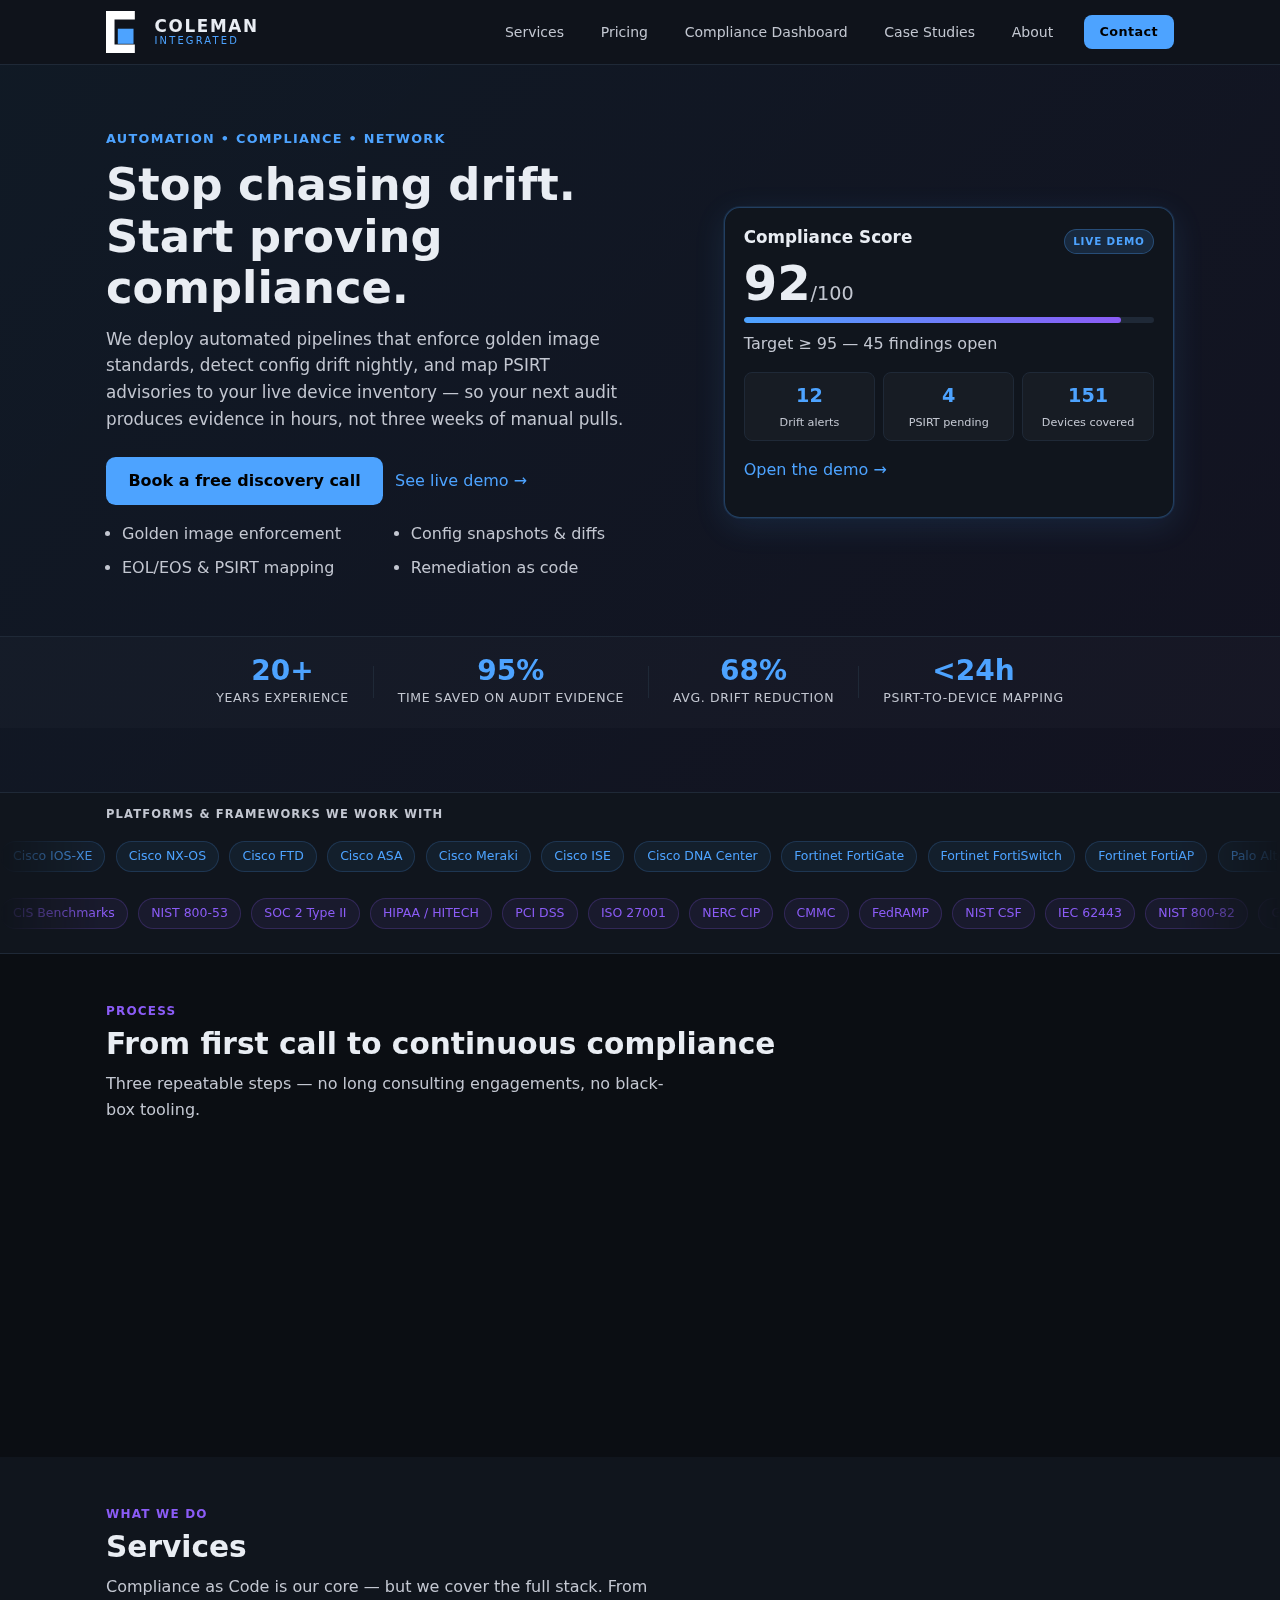
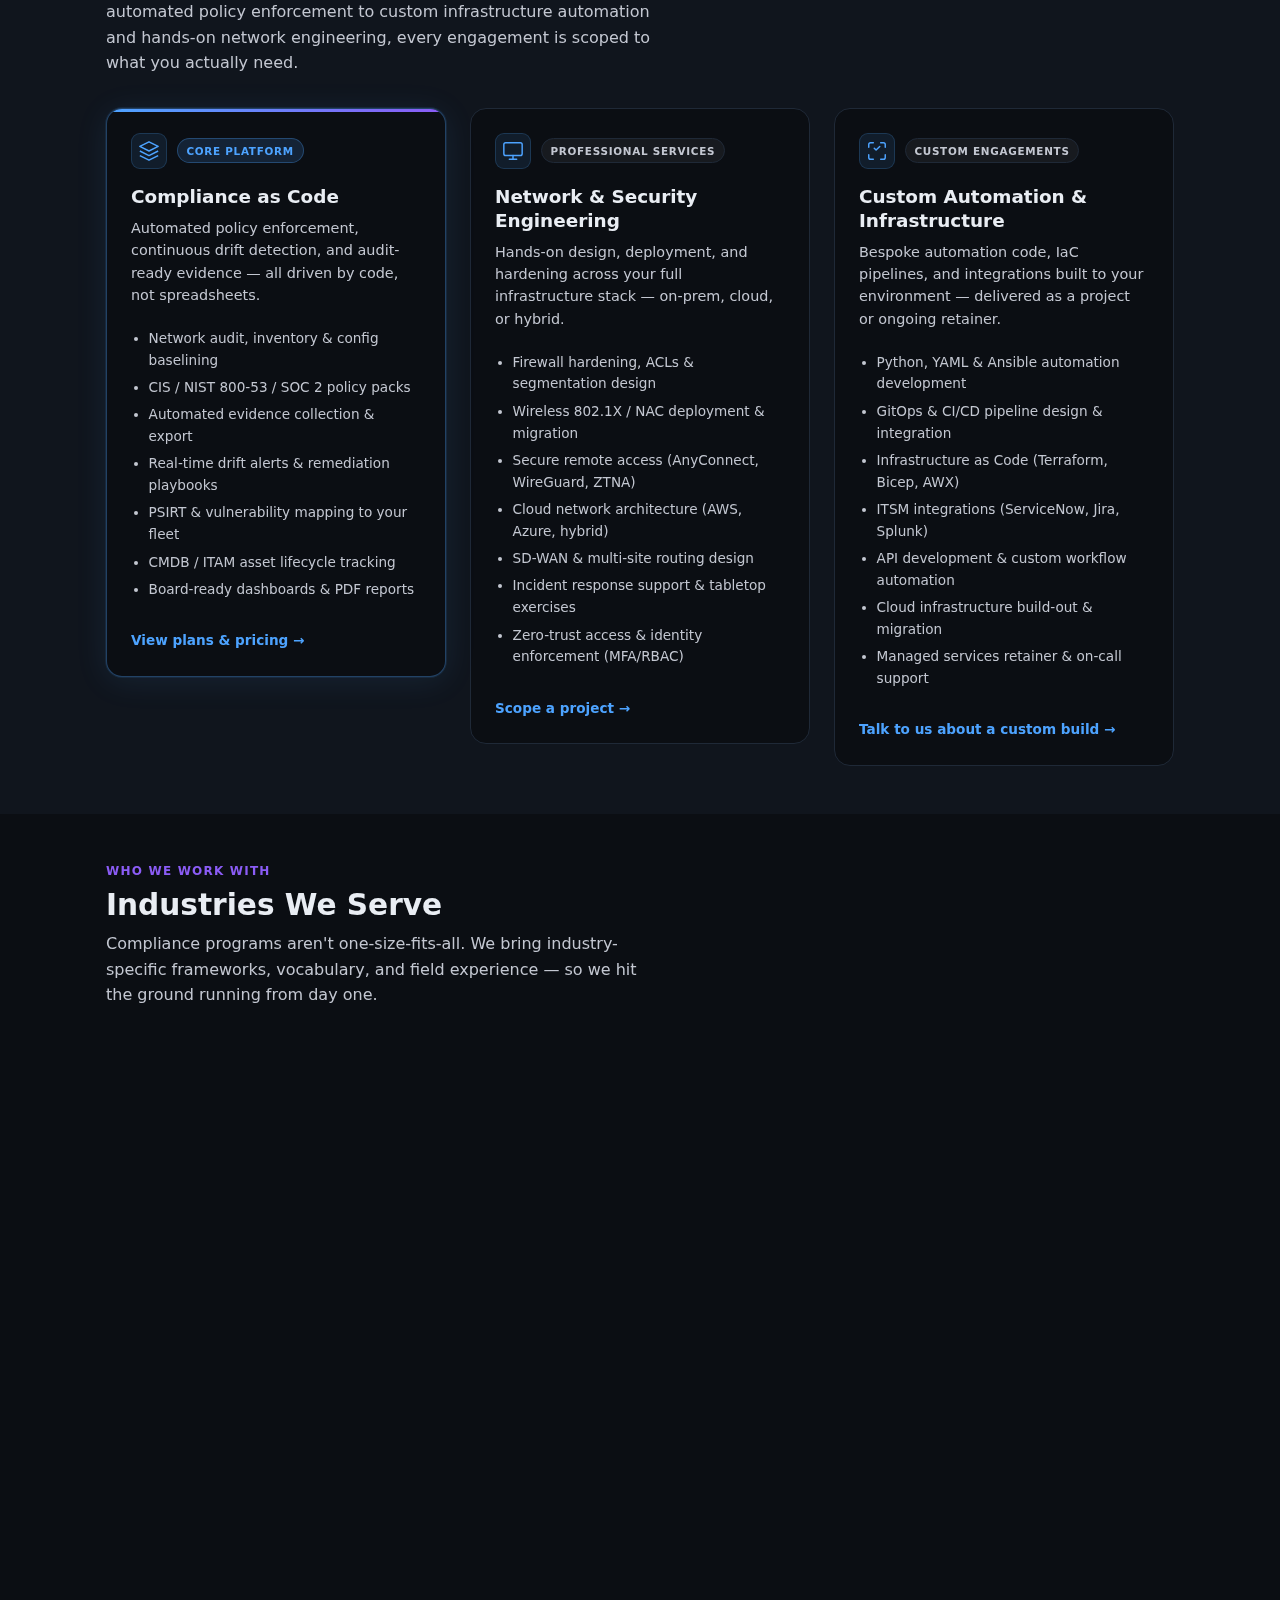
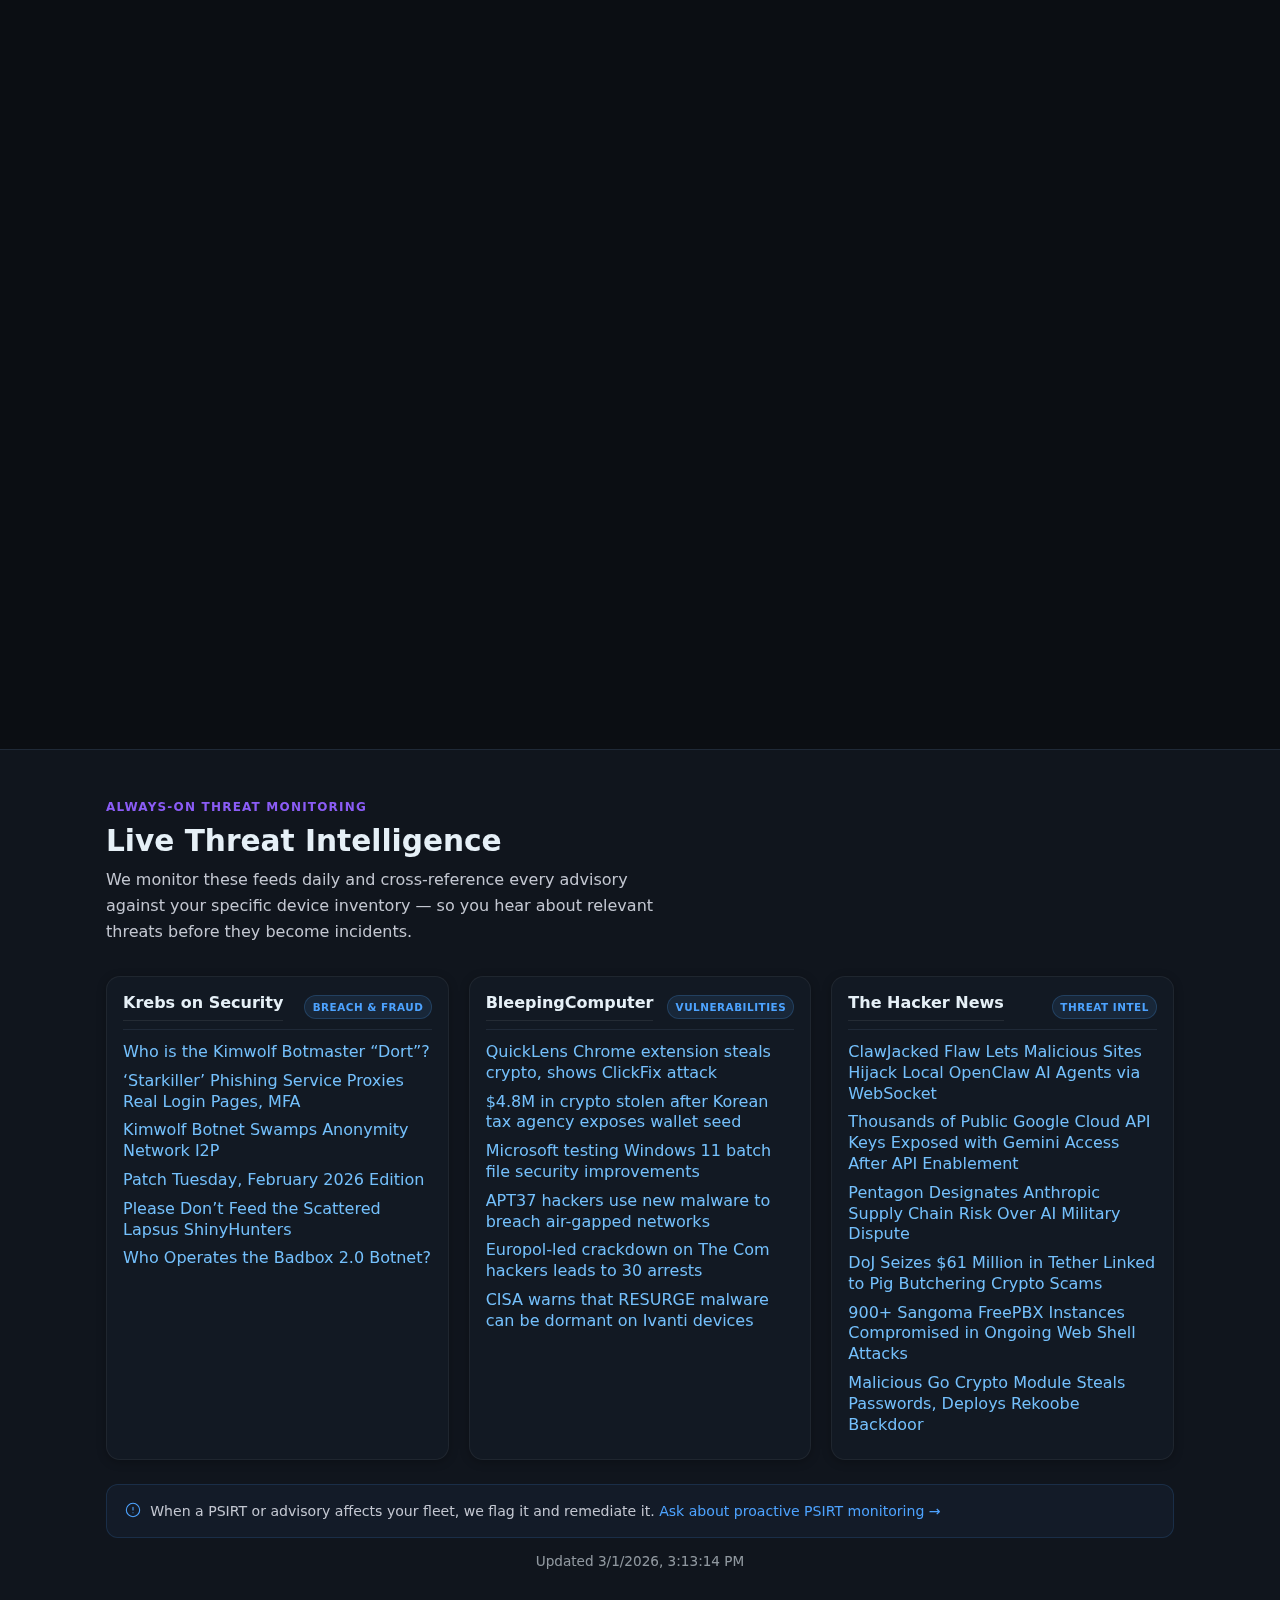
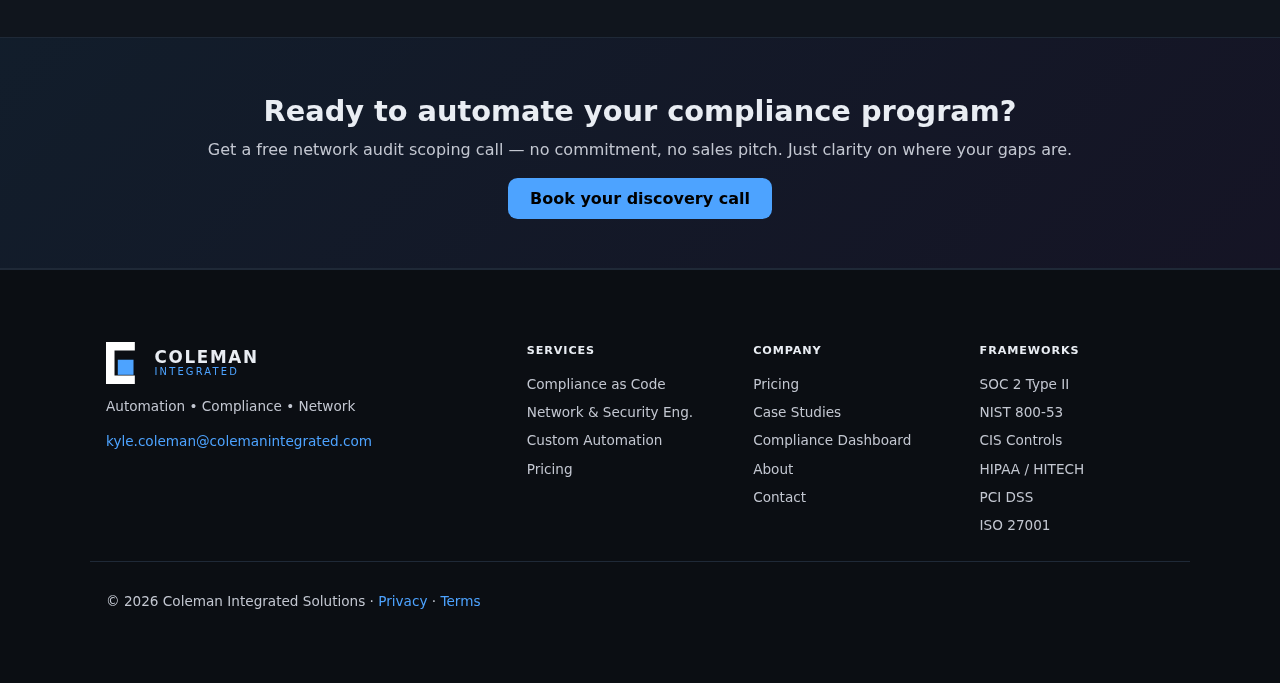
<file: index.html>
<!DOCTYPE html>

<html lang="en">
<head>
<meta charset="utf-8"/>
<meta content="width=device-width,initial-scale=1" name="viewport"/>
<title>Coleman Integrated Solutions — Automation • Compliance • Network</title>
<meta content="Automation • Compliance • Network—deliver secure, compliant networks with code." name="description"/>
<link href="styles.css" rel="stylesheet"/>
<script defer="" src="scripts.js"></script>
</head>
<body>
<header class="site-header">
<div class="container">
<a class="brand" href="index.html">
<img alt="Coleman Integrated Solutions" class="logo" src="assets/coleman-mark.svg"/>
<span class="brand-text"><strong class="brand-name">COLEMAN</strong><span class="brand-sub">INTEGRATED</span></span>
</a>
<button aria-label="Toggle navigation" class="nav-toggle"><span></span></button>
<nav class="nav">
<a href="index.html#services">Services</a>
<a href="pricing.html">Pricing</a>
<a href="dashboard.html">Compliance Dashboard</a>
<a href="case-studies.html">Case Studies</a>
<a href="about.html">About</a>
<a class="btn" href="contact.html">Contact</a>
</nav>
</div>
</header>
<section class="hero">
<div class="container grid-2">
<div>
<p class="hero-eyebrow">Automation • Compliance • Network</p>
<h1>Stop chasing drift.<br>Start proving compliance.</h1>
<p class="hero-sub">We deploy automated pipelines that enforce golden image standards, detect config drift nightly, and map PSIRT advisories to your live device inventory — so your next audit produces evidence in hours, not three weeks of manual pulls.</p>
<div class="cta-row">
<a class="btn btn-lg" href="contact.html">Book a free discovery call</a>
<a class="link" href="dashboard.html">See live demo →</a>
</div>
<ul class="badge-list">
<li>Golden image enforcement</li>
<li>Config snapshots &amp; diffs</li>
<li>EOL/EOS &amp; PSIRT mapping</li>
<li>Remediation as code</li>
</ul>
</div>
<div class="hero-card">
<div class="card card--glow">
<div class="card-header-row">
<h3>Compliance Score</h3>
<span class="badge-live">LIVE DEMO</span>
</div>
<p class="score">92<span>/100</span></p>
<div class="score-bar-wrap"><div class="score-bar" style="width:92%"></div></div>
<p class="muted" style="margin:.5rem 0 1rem">Target ≥ 95 — 45 findings open</p>
<div class="mini-stats">
<div class="mini-stat"><span class="mini-num">12</span><span class="mini-lbl">Drift alerts</span></div>
<div class="mini-stat"><span class="mini-num">4</span><span class="mini-lbl">PSIRT pending</span></div>
<div class="mini-stat"><span class="mini-num">151</span><span class="mini-lbl">Devices covered</span></div>
</div>
<p style="margin-top:1rem"><a class="link" href="dashboard.html">Open the demo →</a></p>
</div>
</div>
</div>

<div class="hero-metrics">
<div class="container">
<div class="metrics-row">
<div class="metric"><span class="metric-num">20+</span><span class="metric-lbl">Years experience</span></div>
<div class="metric-div"></div>
<div class="metric"><span class="metric-num">95%</span><span class="metric-lbl">Time saved on audit evidence</span></div>
<div class="metric-div"></div>
<div class="metric"><span class="metric-num">68%</span><span class="metric-lbl">Avg. drift reduction</span></div>
<div class="metric-div"></div>
<div class="metric"><span class="metric-num">&lt;24h</span><span class="metric-lbl">PSIRT-to-device mapping</span></div>
</div>
</div>
</div>
</section>
<section class="platform-bar">
<div class="container">
<p class="platform-label">Platforms &amp; frameworks we work with</p>
</div>
<!-- Row 1: Vendors — scrolls left -->
<div class="marquee-track" aria-hidden="true">
<div class="marquee-inner">
<span class="platform-chip">Cisco IOS‑XE</span>
<span class="platform-chip">Cisco NX‑OS</span>
<span class="platform-chip">Cisco FTD</span>
<span class="platform-chip">Cisco ASA</span>
<span class="platform-chip">Cisco Meraki</span>
<span class="platform-chip">Cisco ISE</span>
<span class="platform-chip">Cisco DNA Center</span>
<span class="platform-chip">Fortinet FortiGate</span>
<span class="platform-chip">Fortinet FortiSwitch</span>
<span class="platform-chip">Fortinet FortiAP</span>
<span class="platform-chip">Palo Alto PAN‑OS</span>
<span class="platform-chip">Palo Alto Panorama</span>
<span class="platform-chip">Juniper Junos</span>
<span class="platform-chip">Aruba AOS‑CX</span>
<span class="platform-chip">Aruba ClearPass</span>
<span class="platform-chip">F5 BIG‑IP</span>
<span class="platform-chip">Check Point</span>
<span class="platform-chip">SonicWall</span>
<span class="platform-chip">Extreme Networks</span>
<span class="platform-chip">VMware NSX</span>
<span class="platform-chip">Zscaler</span>
<span class="platform-chip">AWS VPC</span>
<span class="platform-chip">Azure NSG</span>
<span class="platform-chip">Microsoft Intune</span>
<span class="platform-chip">Microsoft Entra ID</span>
<!-- duplicate for seamless loop -->
<span class="platform-chip">Cisco IOS‑XE</span>
<span class="platform-chip">Cisco NX‑OS</span>
<span class="platform-chip">Cisco FTD</span>
<span class="platform-chip">Cisco ASA</span>
<span class="platform-chip">Cisco Meraki</span>
<span class="platform-chip">Cisco ISE</span>
<span class="platform-chip">Cisco DNA Center</span>
<span class="platform-chip">Fortinet FortiGate</span>
<span class="platform-chip">Fortinet FortiSwitch</span>
<span class="platform-chip">Fortinet FortiAP</span>
<span class="platform-chip">Palo Alto PAN‑OS</span>
<span class="platform-chip">Palo Alto Panorama</span>
<span class="platform-chip">Juniper Junos</span>
<span class="platform-chip">Aruba AOS‑CX</span>
<span class="platform-chip">Aruba ClearPass</span>
<span class="platform-chip">F5 BIG‑IP</span>
<span class="platform-chip">Check Point</span>
<span class="platform-chip">SonicWall</span>
<span class="platform-chip">Extreme Networks</span>
<span class="platform-chip">VMware NSX</span>
<span class="platform-chip">Zscaler</span>
<span class="platform-chip">AWS VPC</span>
<span class="platform-chip">Azure NSG</span>
<span class="platform-chip">Microsoft Intune</span>
<span class="platform-chip">Microsoft Entra ID</span>
</div>
</div>
<!-- Row 2: Frameworks — scrolls right -->
<div class="marquee-track" aria-hidden="true">
<div class="marquee-inner marquee-inner--reverse">
<span class="platform-chip platform-chip--fw">CIS Benchmarks</span>
<span class="platform-chip platform-chip--fw">NIST 800‑53</span>
<span class="platform-chip platform-chip--fw">SOC 2 Type II</span>
<span class="platform-chip platform-chip--fw">HIPAA / HITECH</span>
<span class="platform-chip platform-chip--fw">PCI DSS</span>
<span class="platform-chip platform-chip--fw">ISO 27001</span>
<span class="platform-chip platform-chip--fw">NERC CIP</span>
<span class="platform-chip platform-chip--fw">CMMC</span>
<span class="platform-chip platform-chip--fw">FedRAMP</span>
<span class="platform-chip platform-chip--fw">NIST CSF</span>
<span class="platform-chip platform-chip--fw">IEC 62443</span>
<span class="platform-chip platform-chip--fw">NIST 800‑82</span>
<span class="platform-chip platform-chip--fw">GLBA Safeguards</span>
<span class="platform-chip platform-chip--fw">FERPA</span>
<span class="platform-chip platform-chip--fw">21 CFR Part 11</span>
<!-- duplicate for seamless loop -->
<span class="platform-chip platform-chip--fw">CIS Benchmarks</span>
<span class="platform-chip platform-chip--fw">NIST 800‑53</span>
<span class="platform-chip platform-chip--fw">SOC 2 Type II</span>
<span class="platform-chip platform-chip--fw">HIPAA / HITECH</span>
<span class="platform-chip platform-chip--fw">PCI DSS</span>
<span class="platform-chip platform-chip--fw">ISO 27001</span>
<span class="platform-chip platform-chip--fw">NERC CIP</span>
<span class="platform-chip platform-chip--fw">CMMC</span>
<span class="platform-chip platform-chip--fw">FedRAMP</span>
<span class="platform-chip platform-chip--fw">NIST CSF</span>
<span class="platform-chip platform-chip--fw">IEC 62443</span>
<span class="platform-chip platform-chip--fw">NIST 800‑82</span>
<span class="platform-chip platform-chip--fw">GLBA Safeguards</span>
<span class="platform-chip platform-chip--fw">FERPA</span>
<span class="platform-chip platform-chip--fw">21 CFR Part 11</span>
</div>
</div>
</section>

<section class="section section--steps" id="how-it-works">
<div class="container">
<p class="section-eyebrow">Process</p>
<h2>From first call to continuous compliance</h2>
<p class="section-sub">Three repeatable steps — no long consulting engagements, no black-box tooling.</p>
<div class="steps">
<div class="step fade-up">
<div class="step-num">01</div>
<h3>Discover &amp; Audit</h3>
<p>We baseline your entire fleet — configs, firmware versions, PSIRTs, and drift — and deliver a prioritized risk report within days, not weeks.</p>
</div>
<div class="step fade-up">
<div class="step-num">02</div>
<h3>Automate &amp; Harden</h3>
<p>YAML‑driven playbooks enforce golden standards, remediate findings, and lock in your compliance posture — with rollback‑safe change windows.</p>
</div>
<div class="step fade-up">
<div class="step-num">03</div>
<h3>Prove &amp; Report</h3>
<p>Continuous monitoring, real‑time drift alerts, and board‑ready PDF evidence exports keep you perpetually audit‑ready.</p>
</div>
</div>
</div>
</section>

<section class="section section--alt" id="services">
<div class="container">
<p class="section-eyebrow">What We Do</p>
<h2>Services</h2>
<p class="section-sub">Compliance as Code is our core — but we cover the full stack. From automated policy enforcement to custom infrastructure automation and hands-on network engineering, every engagement is scoped to what you actually need.</p>
<div class="pillars">

<!-- Pillar 1: Core -->
<div class="pillar pillar--core">
<div class="pillar-top">
<div class="pillar-icon">
<svg fill="none" height="22" viewBox="0 0 24 24" width="22"><path d="M12 2L2 7l10 5 10-5-10-5Z" stroke="currentColor" stroke-width="1.6" stroke-linejoin="round"/><path d="M2 17l10 5 10-5M2 12l10 5 10-5" stroke="currentColor" stroke-width="1.6" stroke-linejoin="round"/></svg>
</div>
<span class="pillar-badge">Core Platform</span>
</div>
<h3>Compliance as Code</h3>
<p class="pillar-desc">Automated policy enforcement, continuous drift detection, and audit-ready evidence — all driven by code, not spreadsheets.</p>
<ul class="pillar-list">
<li>Network audit, inventory &amp; config baselining</li>
<li>CIS / NIST 800-53 / SOC 2 policy packs</li>
<li>Automated evidence collection &amp; export</li>
<li>Real-time drift alerts &amp; remediation playbooks</li>
<li>PSIRT &amp; vulnerability mapping to your fleet</li>
<li>CMDB / ITAM asset lifecycle tracking</li>
<li>Board-ready dashboards &amp; PDF reports</li>
</ul>
<a class="pillar-link" href="pricing.html">View plans &amp; pricing →</a>
</div>

<!-- Pillar 2: Network & Security Engineering -->
<div class="pillar">
<div class="pillar-top">
<div class="pillar-icon">
<svg fill="none" height="22" viewBox="0 0 24 24" width="22"><rect x="2" y="3" width="20" height="14" rx="2" stroke="currentColor" stroke-width="1.6"/><path d="M8 21h8M12 17v4" stroke="currentColor" stroke-width="1.6" stroke-linecap="round"/></svg>
</div>
<span class="pillar-badge pillar-badge--neutral">Professional Services</span>
</div>
<h3>Network &amp; Security Engineering</h3>
<p class="pillar-desc">Hands-on design, deployment, and hardening across your full infrastructure stack — on-prem, cloud, or hybrid.</p>
<ul class="pillar-list">
<li>Firewall hardening, ACLs &amp; segmentation design</li>
<li>Wireless 802.1X / NAC deployment &amp; migration</li>
<li>Secure remote access (AnyConnect, WireGuard, ZTNA)</li>
<li>Cloud network architecture (AWS, Azure, hybrid)</li>
<li>SD-WAN &amp; multi-site routing design</li>
<li>Incident response support &amp; tabletop exercises</li>
<li>Zero-trust access &amp; identity enforcement (MFA/RBAC)</li>
</ul>
<a class="pillar-link" href="contact.html">Scope a project →</a>
</div>

<!-- Pillar 3: Custom Automation -->
<div class="pillar">
<div class="pillar-top">
<div class="pillar-icon">
<svg fill="none" height="22" viewBox="0 0 24 24" width="22"><path d="M8 3H5a2 2 0 0 0-2 2v3M21 8V5a2 2 0 0 0-2-2h-3M3 16v3a2 2 0 0 0 2 2h3M16 21h3a2 2 0 0 0 2-2v-3" stroke="currentColor" stroke-width="1.6" stroke-linecap="round"/><path d="M9 9l2 2 4-4" stroke="currentColor" stroke-width="1.6" stroke-linecap="round" stroke-linejoin="round"/></svg>
</div>
<span class="pillar-badge pillar-badge--neutral">Custom Engagements</span>
</div>
<h3>Custom Automation &amp; Infrastructure</h3>
<p class="pillar-desc">Bespoke automation code, IaC pipelines, and integrations built to your environment — delivered as a project or ongoing retainer.</p>
<ul class="pillar-list">
<li>Python, YAML &amp; Ansible automation development</li>
<li>GitOps &amp; CI/CD pipeline design &amp; integration</li>
<li>Infrastructure as Code (Terraform, Bicep, AWX)</li>
<li>ITSM integrations (ServiceNow, Jira, Splunk)</li>
<li>API development &amp; custom workflow automation</li>
<li>Cloud infrastructure build-out &amp; migration</li>
<li>Managed services retainer &amp; on-call support</li>
</ul>
<a class="pillar-link" href="contact.html">Talk to us about a custom build →</a>
</div>

</div><!-- /pillars -->
</div>
</section>
<section aria-label="Industries We Serve" class="section" id="industries">
<div class="container">
<p class="section-eyebrow">Who We Work With</p>
<h2>Industries We Serve</h2>
<p class="section-sub">Compliance programs aren't one-size-fits-all. We bring industry-specific frameworks, vocabulary, and field experience — so we hit the ground running from day one.</p>
<div class="industries-unified">

<article class="ind-card fade-up">
<div class="ind-icon"><svg fill="none" height="22" viewBox="0 0 24 24" width="22"><path d="M3 9l9-4 9 4-9 4-9-4Z" stroke="currentColor" stroke-width="1.6"/><path d="M7 11v4a5 5 0 0 0 10 0v-4" stroke="currentColor" stroke-width="1.6"/></svg></div>
<h3>Education</h3>
<p class="ind-outcome">Protect student privacy and sail through audits — automated FERPA evidence from your existing network.</p>
<ul class="ind-list">
<li>Identity &amp; device management (MFA/SSO)</li>
<li>Resilient campus &amp; district networks</li>
<li>FERPA/CIPA audit trail automation</li>
</ul>
<div class="ind-tags"><span class="ind-tag">FERPA</span><span class="ind-tag">CIPA</span><span class="ind-tag">NIST 800-53</span></div>
</article>

<article class="ind-card fade-up">
<div class="ind-icon"><svg fill="none" height="22" viewBox="0 0 24 24" width="22"><path d="M4 11h16M6 7h12M8 3h8M8 15h8M6 19h12" stroke="currentColor" stroke-width="1.6"/></svg></div>
<h3>Finance</h3>
<p class="ind-outcome">Pass PCI and GLBA audits without slowing your roadmap — automated scoping and evidence from day one.</p>
<ul class="ind-list">
<li>PCI DSS scoping &amp; cardholder data segmentation</li>
<li>GLBA Safeguards Rule controls</li>
<li>Vendor risk &amp; data-loss prevention</li>
</ul>
<div class="ind-tags"><span class="ind-tag">PCI DSS</span><span class="ind-tag">GLBA</span><span class="ind-tag">CIS Controls</span></div>
</article>

<article class="ind-card fade-up">
<div class="ind-icon"><svg fill="none" height="22" viewBox="0 0 24 24" width="22"><path d="M6 10h12l-2 8H8l-2-8Z" stroke="currentColor" stroke-width="1.6"/><path d="M10 10V6a2 2 0 1 1 4 0v4" stroke="currentColor" stroke-width="1.6"/></svg></div>
<h3>Legal</h3>
<p class="ind-outcome">Lock down client confidentiality with matter-centric access and SOC 2-ready evidence — zero spreadsheets.</p>
<ul class="ind-list">
<li>DLP &amp; secure collaboration platforms</li>
<li>Matter-centric RBAC &amp; least-privilege access</li>
<li>ISO 27001 &amp; SOC 2 aligned controls</li>
</ul>
<div class="ind-tags"><span class="ind-tag">ISO 27001</span><span class="ind-tag">SOC 2</span><span class="ind-tag">CIS Controls</span></div>
</article>

<article class="ind-card fade-up">
<div class="ind-icon"><svg fill="none" height="22" viewBox="0 0 24 24" width="22"><path d="M6 3v6a4 4 0 1 0 8 0V3M6 10a6 6 0 0 0 12 0" stroke="currentColor" stroke-width="1.6"/><circle cx="19" cy="16" r="3" stroke="currentColor" stroke-width="1.6"/><path d="M12 14v3a4 4 0 0 0 4 4h1" stroke="currentColor" stroke-width="1.6"/></svg></div>
<h3>Healthcare</h3>
<p class="ind-outcome">Isolate PHI, profile medical IoT, and produce HIPAA audit evidence in hours — not weeks of manual work.</p>
<ul class="ind-list">
<li>HIPAA/HITECH evidence &amp; PHI segmentation</li>
<li>Medical IoT profiling, VLAN isolation, NAC rollout</li>
<li>EHR availability hardening &amp; drift control</li>
</ul>
<div class="ind-tags"><span class="ind-tag">HIPAA</span><span class="ind-tag">HITECH</span><span class="ind-tag">21 CFR Part 11</span></div>
</article>

<article class="ind-card fade-up">
<div class="ind-icon"><svg fill="none" height="22" viewBox="0 0 24 24" width="22"><path d="M3 21V9l6 3V9l6 3V8l6 3v10H3Z" stroke="currentColor" stroke-width="1.6"/><path d="M6 21v-3m3 3v-3m3 3v-3m3 3v-3m3 3v-3" stroke="currentColor" stroke-width="1.6"/></svg></div>
<h3>Manufacturing</h3>
<p class="ind-outcome">Segment OT from IT, enforce the Purdue model, and stay ahead of IEC 62443 without halting production.</p>
<ul class="ind-list">
<li>ISA/IEC 62443 controls &amp; OT segmentation</li>
<li>PSIRT/EoX mapping for switches, APs, firewalls</li>
<li>Rollback-safe change windows &amp; automation</li>
</ul>
<div class="ind-tags"><span class="ind-tag">IEC 62443</span><span class="ind-tag">NIST CSF</span><span class="ind-tag">CIS Benchmarks</span></div>
</article>

<article class="ind-card fade-up">
<div class="ind-icon"><svg fill="none" height="22" viewBox="0 0 24 24" width="22"><circle cx="12" cy="12" r="8" stroke="currentColor" stroke-width="1.6"/><path d="M12 12l4-2" stroke="currentColor" stroke-linecap="round" stroke-width="1.6"/></svg></div>
<h3>Industrial / ICS-SCADA</h3>
<p class="ind-outcome">Zone your control systems, baseline every PLC and HMI, and catch anomalies before they become incidents.</p>
<ul class="ind-list">
<li>Network zoning, L2/L3 policy, least-privilege remote access</li>
<li>Asset discovery &amp; baselining for PLCs, HMIs, sensors</li>
<li>Anomaly detection, log/flow capture, incident tabletop</li>
</ul>
<div class="ind-tags"><span class="ind-tag">IEC 62443</span><span class="ind-tag">NIST 800-82</span></div>
</article>

<article class="ind-card fade-up">
<div class="ind-icon"><svg fill="none" height="22" viewBox="0 0 24 24" width="22"><path d="M13 2 3 14h7l-1 8 10-12h-7l1-8Z" stroke="currentColor" stroke-width="1.6"/></svg></div>
<h3>Energy &amp; Utilities</h3>
<p class="ind-outcome">Protect grid-critical infrastructure with NERC CIP-aligned controls and automated evidence — before the regulator knocks.</p>
<ul class="ind-list">
<li>OT/IT segmentation &amp; secure remote operations</li>
<li>PSIRT/EoX tracking for critical field devices</li>
<li>Evidence packs aligned to NIST CSF &amp; NERC CIP</li>
</ul>
<div class="ind-tags"><span class="ind-tag">NERC CIP</span><span class="ind-tag">NIST CSF</span><span class="ind-tag">IEC 62443</span></div>
</article>

<article class="ind-card fade-up">
<div class="ind-icon"><svg fill="none" height="22" viewBox="0 0 24 24" width="22"><path d="M3 4h2l3 12h10l2-8H7" stroke="currentColor" stroke-width="1.6"/><circle cx="9" cy="20" fill="currentColor" r="1.6"/><circle cx="17" cy="20" fill="currentColor" r="1.6"/></svg></div>
<h3>Retail &amp; eCommerce</h3>
<p class="ind-outcome">Zero PCI drift across every branch — hardened POS networks and automated rollouts at multi-site scale.</p>
<ul class="ind-list">
<li>Branch Wi-Fi hardening, guest isolation, POS security</li>
<li>PCI DSS scoping, logging &amp; drift detection</li>
<li>Multi-site automation for rapid rollouts</li>
</ul>
<div class="ind-tags"><span class="ind-tag">PCI DSS</span><span class="ind-tag">CIS Controls</span></div>
</article>

<article class="ind-card fade-up">
<div class="ind-icon"><svg fill="none" height="22" viewBox="0 0 24 24" width="22"><path d="M12 3l8 3v6c0 5-5 8-8 9-3-1-8-4-8-9V6l8-3Z" stroke="currentColor" stroke-width="1.6"/></svg></div>
<h3>Public Sector</h3>
<p class="ind-outcome">Meet NIST 800-53 mandates and FedRAMP readiness — automated evidence exports, zero-trust access, no manual effort.</p>
<ul class="ind-list">
<li>NIST 800-53 mappings &amp; automated evidence exports</li>
<li>Zero-trust access, MFA/RBAC enforcement</li>
<li>Baselines across mixed-vendor fleets</li>
</ul>
<div class="ind-tags"><span class="ind-tag">NIST 800-53</span><span class="ind-tag">FedRAMP</span><span class="ind-tag">CMMC</span></div>
</article>

</div>
</div>
</section>
<section class="section" id="cyber-feeds">
<div class="container">
<p class="section-eyebrow">Always-On Threat Monitoring</p>
<h2>Live Threat Intelligence</h2>
<p class="section-sub">We monitor these feeds daily and cross-reference every advisory against your specific device inventory — so you hear about relevant threats before they become incidents.</p>
<div class="feeds-grid">
<div class="feed-box" id="krebs-feed">
<div class="feed-hdr"><h3>Krebs on Security</h3><span class="feed-badge">Breach &amp; Fraud</span></div>
<ul class="feed-list"><li>Loading…</li></ul>
</div>
<div class="feed-box" id="bleeping-feed">
<div class="feed-hdr"><h3>BleepingComputer</h3><span class="feed-badge">Vulnerabilities</span></div>
<ul class="feed-list"><li>Loading…</li></ul>
</div>
<div class="feed-box" id="hackernews-feed">
<div class="feed-hdr"><h3>The Hacker News</h3><span class="feed-badge">Threat Intel</span></div>
<ul class="feed-list"><li>Loading…</li></ul>
</div>
</div>
<div class="feeds-note">
<svg fill="none" height="16" viewBox="0 0 24 24" width="16"><circle cx="12" cy="12" r="10" stroke="currentColor" stroke-width="1.6"/><path d="M12 8v4m0 4h.01" stroke="currentColor" stroke-linecap="round" stroke-width="1.6"/></svg>
<p>When a PSIRT or advisory affects your fleet, we flag it and remediate it. <a href="contact.html">Ask about proactive PSIRT monitoring →</a></p>
</div>
<p class="feeds-updated"></p>
</div>
</section>
<section class="cta-band">
<div class="container">
<h2>Ready to automate your compliance program?</h2>
<p>Get a free network audit scoping call — no commitment, no sales pitch. Just clarity on where your gaps are.</p>
<a class="btn btn-lg" href="contact.html">Book your discovery call</a>
</div>
</section>

<footer class="site-footer">
<div class="container footer-grid">
<div class="footer-brand">
<a class="brand" href="index.html">
<img alt="Coleman Integrated Solutions" class="logo" src="assets/coleman-mark.svg"/>
<span class="brand-text"><strong class="brand-name">COLEMAN</strong><span class="brand-sub">INTEGRATED</span></span>
</a>
<p class="muted small" style="margin-top:.75rem">Automation • Compliance • Network</p>
<p class="muted small"><a href="mailto:kyle.coleman@colemanintegrated.com">kyle.coleman@colemanintegrated.com</a></p>
</div>
<div class="footer-links">
<p class="footer-heading">Services</p>
<a href="index.html#services">Compliance as Code</a>
<a href="index.html#services">Network &amp; Security Eng.</a>
<a href="index.html#services">Custom Automation</a>
<a href="pricing.html">Pricing</a>
</div>
<div class="footer-links">
<p class="footer-heading">Company</p>
<a href="pricing.html">Pricing</a>
<a href="case-studies.html">Case Studies</a>
<a href="dashboard.html">Compliance Dashboard</a>
<a href="about.html">About</a>
<a href="contact.html">Contact</a>
</div>
<div class="footer-links">
<p class="footer-heading">Frameworks</p>
<span class="muted small">SOC 2 Type II</span>
<span class="muted small">NIST 800‑53</span>
<span class="muted small">CIS Controls</span>
<span class="muted small">HIPAA / HITECH</span>
<span class="muted small">PCI DSS</span>
<span class="muted small">ISO 27001</span>
</div>
</div>
<div class="container footer-bottom">
<p class="muted small">© <span id="year"></span> Coleman Integrated Solutions · <a href="privacy.html">Privacy</a> · <a href="terms.html">Terms</a></p>
</div>
</footer>
</body>
</html>
</file>
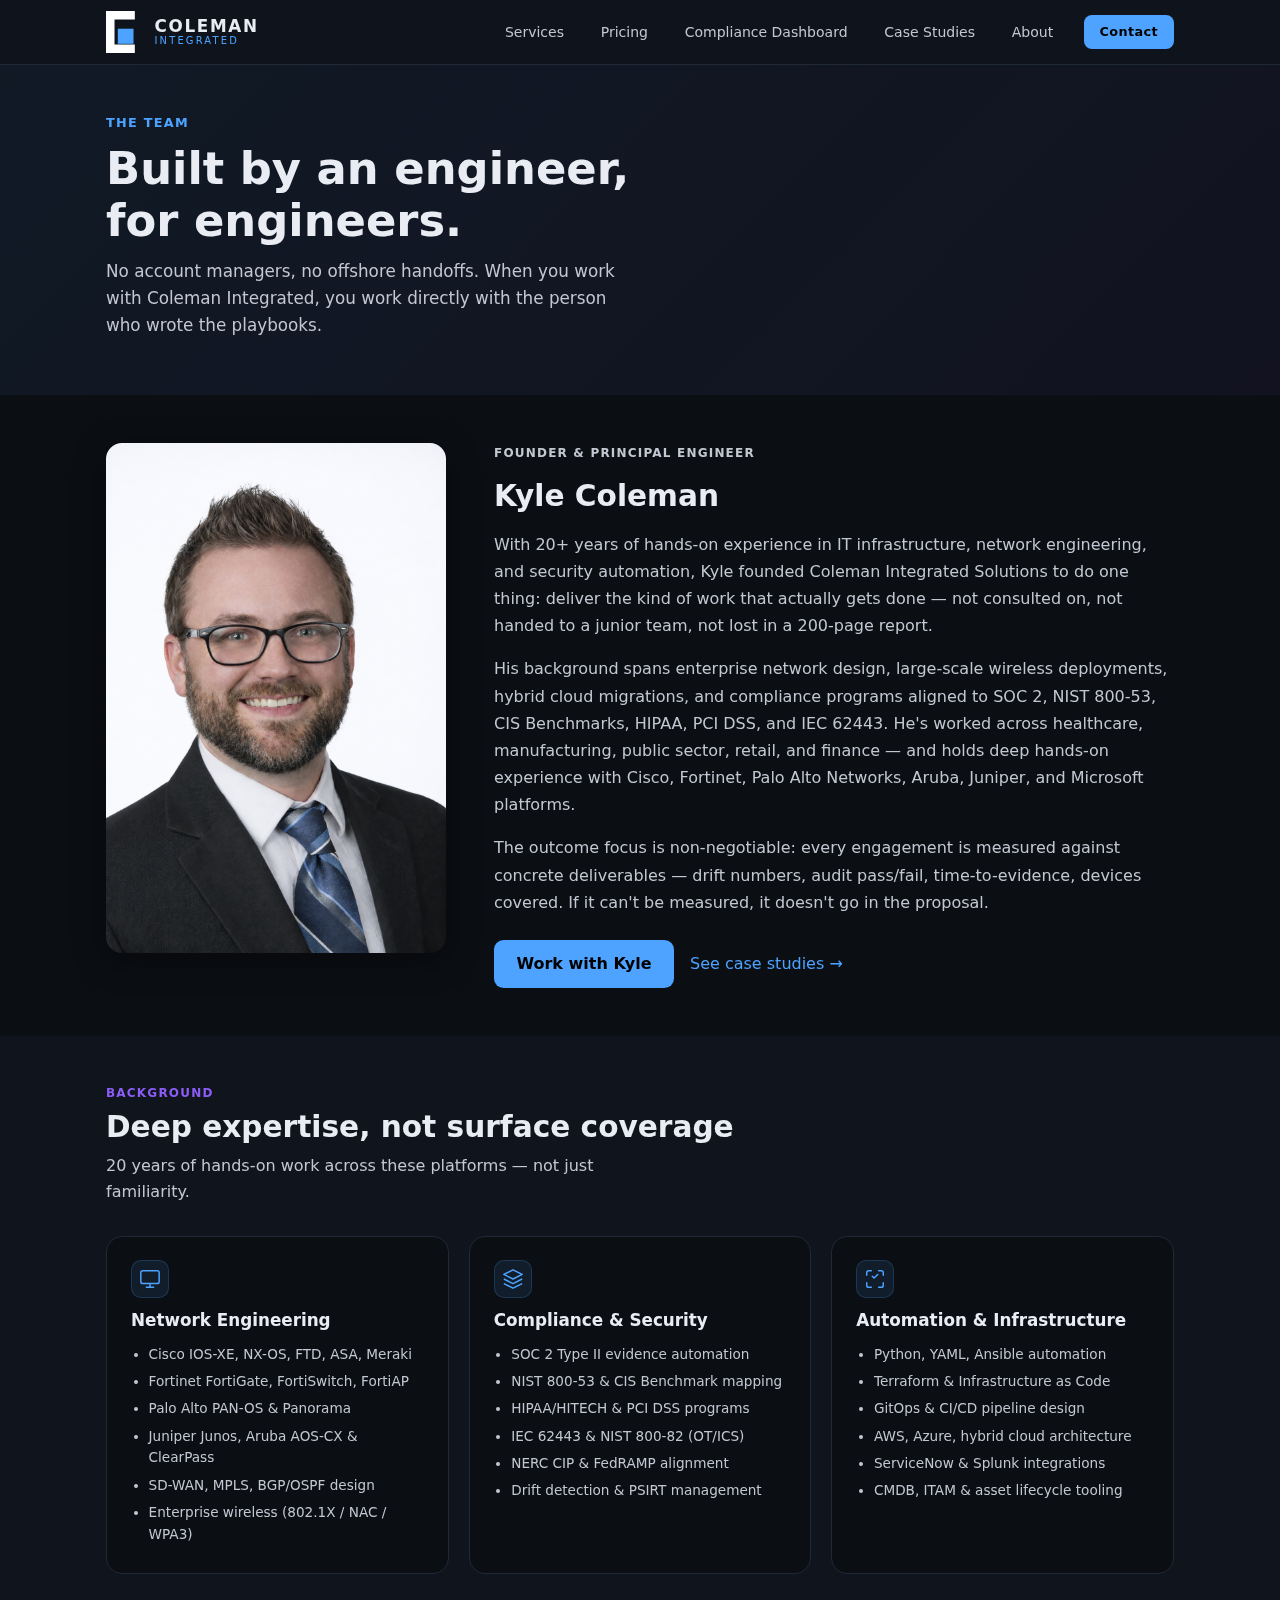
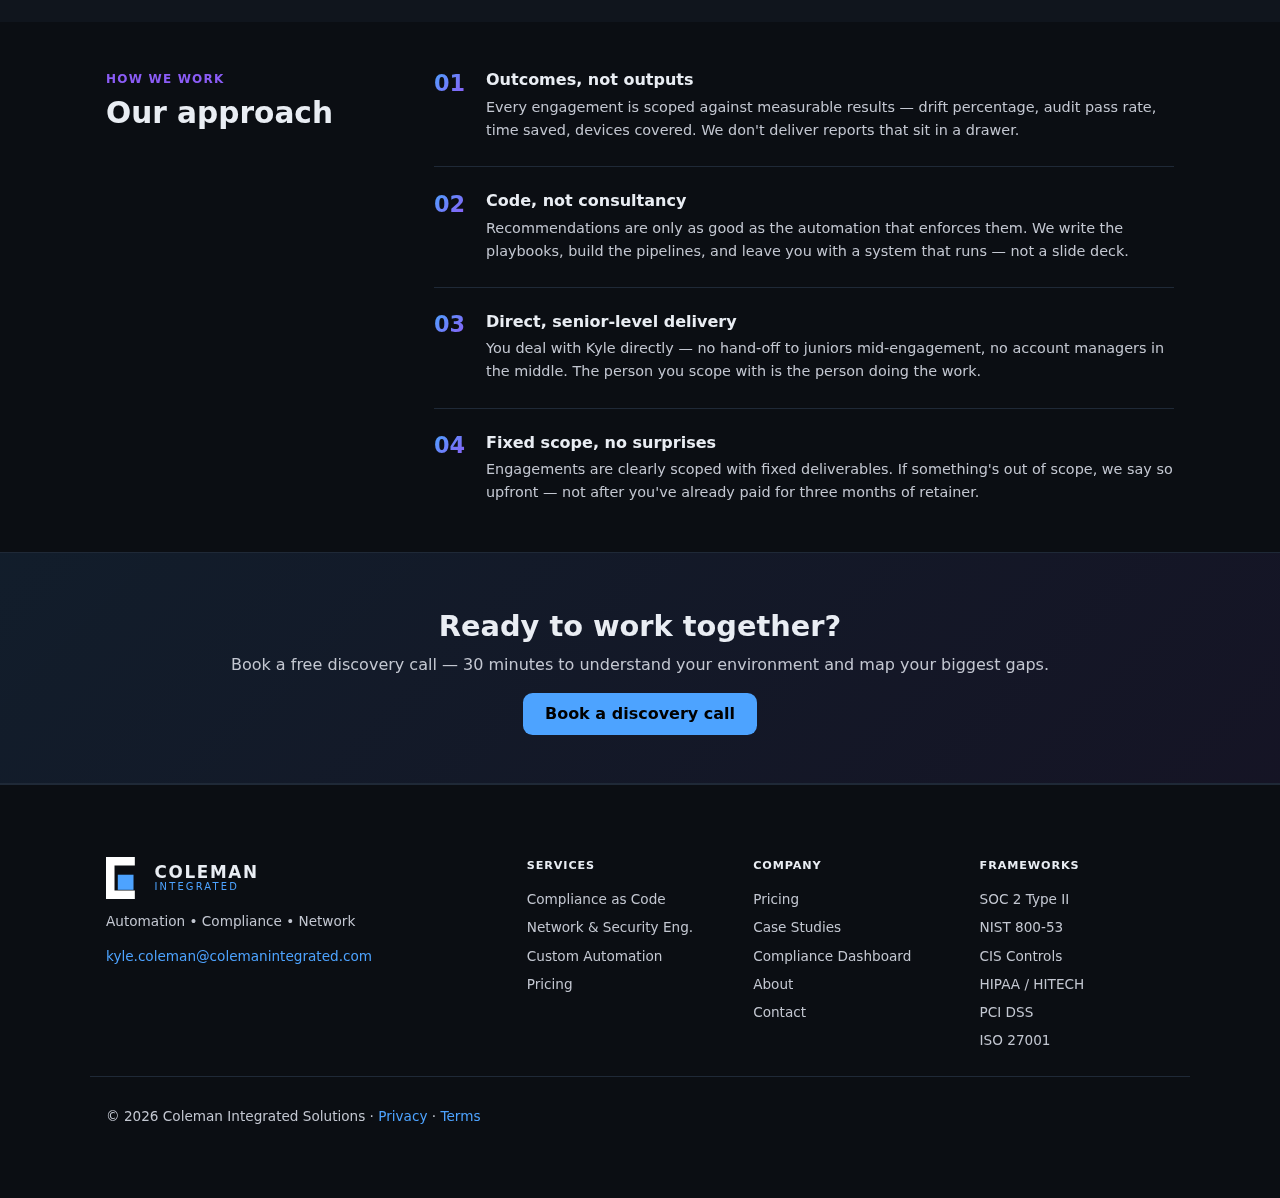
<file: about.html>
<!doctype html>
<html lang="en">
<head>
  <meta charset="utf-8">
  <meta name="viewport" content="width=device-width,initial-scale=1">
  <title>About — Coleman Integrated Solutions</title>
  <meta name="description" content="20+ years of hands-on network engineering and compliance automation. Built by an engineer, for engineers — no account managers, no offshore handoffs."/>
  <meta property="og:type" content="website"/>
  <meta property="og:url" content="https://colemanintegrated.com/about.html"/>
  <meta property="og:title" content="About Kyle Coleman — Coleman Integrated Solutions"/>
  <meta property="og:description" content="20+ years of hands-on network engineering, security automation, and compliance programs. Built by an engineer, for engineers."/>
  <meta property="og:image" content="https://colemanintegrated.com/assets/og-card.png"/>
  <meta name="twitter:card" content="summary_large_image"/>
  <link rel="stylesheet" href="styles.css">
  <script defer src="scripts.js"></script>
</head>
<body>

  <header class="site-header">
    <div class="container">
      <a class="brand" href="index.html">
        <img src="assets/coleman-mark.svg" alt="Coleman Integrated Solutions" class="logo">
        <span class="brand-text"><strong class="brand-name">COLEMAN</strong><span class="brand-sub">INTEGRATED</span></span>
      </a>
      <button class="nav-toggle" aria-label="Toggle navigation"><span></span></button>
      <nav class="nav">
        <a href="index.html#services">Services</a>
        <a href="pricing.html">Pricing</a>
        <a href="dashboard.html">Compliance Dashboard</a>
        <a href="case-studies.html">Case Studies</a>
        <a href="about.html">About</a>
        <a href="contact.html" class="btn">Contact</a>
      </nav>
    </div>
  </header>

  <main>

    <!-- Hero -->
    <section class="hero hero--sub">
      <div class="container">
        <p class="hero-eyebrow">The Team</p>
        <h1>Built by an engineer,<br>for engineers.</h1>
        <p class="hero-sub">No account managers, no offshore handoffs. When you work with Coleman Integrated, you work directly with the person who wrote the playbooks.</p>
      </div>
    </section>

    <!-- Bio section -->
    <section class="section">
      <div class="container">
        <div class="about-grid">
          <div class="about-photo">
            <img src="assets/Headshot.png" alt="Kyle Coleman — Principal Engineer & Founder">
          </div>
          <div class="about-bio">
            <p class="section-eyebrow">Founder & Principal Engineer</p>
            <h2>Kyle Coleman</h2>
            <p>With 20+ years of hands-on experience in IT infrastructure, network engineering, and security automation, Kyle founded Coleman Integrated Solutions to do one thing: deliver the kind of work that actually gets done — not consulted on, not handed to a junior team, not lost in a 200-page report.</p>
            <p>His background spans enterprise network design, large-scale wireless deployments, hybrid cloud migrations, and compliance programs aligned to SOC 2, NIST 800-53, CIS Benchmarks, HIPAA, PCI DSS, and IEC 62443. He's worked across healthcare, manufacturing, public sector, retail, and finance — and holds deep hands-on experience with Cisco, Fortinet, Palo Alto Networks, Aruba, Juniper, and Microsoft platforms.</p>
            <p>The outcome focus is non-negotiable: every engagement is measured against concrete deliverables — drift numbers, audit pass/fail, time-to-evidence, devices covered. If it can't be measured, it doesn't go in the proposal.</p>
            <div class="about-cta-row">
              <a class="btn btn-lg" href="contact.html">Work with Kyle</a>
              <a class="link" href="case-studies.html">See case studies →</a>
            </div>
          </div>
        </div>
      </div>
    </section>

    <!-- Credentials / Tech stack -->
    <section class="section section--alt">
      <div class="container">
        <p class="section-eyebrow">Background</p>
        <h2>Deep expertise, not surface coverage</h2>
        <p class="section-sub">20 years of hands-on work across these platforms — not just familiarity.</p>
        <div class="expertise-grid">

          <div class="expertise-card">
            <div class="expertise-icon">
              <svg fill="none" height="22" viewBox="0 0 24 24" width="22"><rect x="2" y="3" width="20" height="14" rx="2" stroke="currentColor" stroke-width="1.6"/><path d="M8 21h8M12 17v4" stroke="currentColor" stroke-width="1.6" stroke-linecap="round"/></svg>
            </div>
            <h3>Network Engineering</h3>
            <ul class="expertise-list">
              <li>Cisco IOS-XE, NX-OS, FTD, ASA, Meraki</li>
              <li>Fortinet FortiGate, FortiSwitch, FortiAP</li>
              <li>Palo Alto PAN-OS &amp; Panorama</li>
              <li>Juniper Junos, Aruba AOS-CX &amp; ClearPass</li>
              <li>SD-WAN, MPLS, BGP/OSPF design</li>
              <li>Enterprise wireless (802.1X / NAC / WPA3)</li>
            </ul>
          </div>

          <div class="expertise-card">
            <div class="expertise-icon">
              <svg fill="none" height="22" viewBox="0 0 24 24" width="22"><path d="M12 2L2 7l10 5 10-5-10-5Z" stroke="currentColor" stroke-width="1.6" stroke-linejoin="round"/><path d="M2 17l10 5 10-5M2 12l10 5 10-5" stroke="currentColor" stroke-width="1.6" stroke-linejoin="round"/></svg>
            </div>
            <h3>Compliance &amp; Security</h3>
            <ul class="expertise-list">
              <li>SOC 2 Type II evidence automation</li>
              <li>NIST 800-53 &amp; CIS Benchmark mapping</li>
              <li>HIPAA/HITECH &amp; PCI DSS programs</li>
              <li>IEC 62443 &amp; NIST 800-82 (OT/ICS)</li>
              <li>NERC CIP &amp; FedRAMP alignment</li>
              <li>Drift detection &amp; PSIRT management</li>
            </ul>
          </div>

          <div class="expertise-card">
            <div class="expertise-icon">
              <svg fill="none" height="22" viewBox="0 0 24 24" width="22"><path d="M8 3H5a2 2 0 0 0-2 2v3M21 8V5a2 2 0 0 0-2-2h-3M3 16v3a2 2 0 0 0 2 2h3M16 21h3a2 2 0 0 0 2-2v-3" stroke="currentColor" stroke-width="1.6" stroke-linecap="round"/><path d="M9 9l2 2 4-4" stroke="currentColor" stroke-width="1.6" stroke-linecap="round" stroke-linejoin="round"/></svg>
            </div>
            <h3>Automation &amp; Infrastructure</h3>
            <ul class="expertise-list">
              <li>Python, YAML, Ansible automation</li>
              <li>Terraform &amp; Infrastructure as Code</li>
              <li>GitOps &amp; CI/CD pipeline design</li>
              <li>AWS, Azure, hybrid cloud architecture</li>
              <li>ServiceNow &amp; Splunk integrations</li>
              <li>CMDB, ITAM &amp; asset lifecycle tooling</li>
            </ul>
          </div>

        </div>
      </div>
    </section>

    <!-- Philosophy -->
    <section class="section">
      <div class="container">
        <div class="philosophy-grid">
          <div>
            <p class="section-eyebrow">How We Work</p>
            <h2>Our approach</h2>
          </div>
          <div class="philosophy-points">
            <div class="philo-point">
              <div class="philo-num">01</div>
              <div>
                <h3>Outcomes, not outputs</h3>
                <p class="muted">Every engagement is scoped against measurable results — drift percentage, audit pass rate, time saved, devices covered. We don't deliver reports that sit in a drawer.</p>
              </div>
            </div>
            <div class="philo-point">
              <div class="philo-num">02</div>
              <div>
                <h3>Code, not consultancy</h3>
                <p class="muted">Recommendations are only as good as the automation that enforces them. We write the playbooks, build the pipelines, and leave you with a system that runs — not a slide deck.</p>
              </div>
            </div>
            <div class="philo-point">
              <div class="philo-num">03</div>
              <div>
                <h3>Direct, senior-level delivery</h3>
                <p class="muted">You deal with Kyle directly — no hand-off to juniors mid-engagement, no account managers in the middle. The person you scope with is the person doing the work.</p>
              </div>
            </div>
            <div class="philo-point">
              <div class="philo-num">04</div>
              <div>
                <h3>Fixed scope, no surprises</h3>
                <p class="muted">Engagements are clearly scoped with fixed deliverables. If something's out of scope, we say so upfront — not after you've already paid for three months of retainer.</p>
              </div>
            </div>
          </div>
        </div>
      </div>
    </section>

    <section class="cta-band">
      <div class="container">
        <h2>Ready to work together?</h2>
        <p>Book a free discovery call — 30 minutes to understand your environment and map your biggest gaps.</p>
        <a class="btn btn-lg" href="contact.html">Book a discovery call</a>
      </div>
    </section>

  </main>

  <footer class="site-footer">
    <div class="container footer-grid">
      <div class="footer-brand">
        <a class="brand" href="index.html">
          <img alt="Coleman Integrated Solutions" class="logo" src="assets/coleman-mark.svg"/>
          <span class="brand-text"><strong class="brand-name">COLEMAN</strong><span class="brand-sub">INTEGRATED</span></span>
        </a>
        <p class="muted small" style="margin-top:.75rem">Automation • Compliance • Network</p>
        <p class="muted small"><a href="mailto:kyle.coleman@colemanintegrated.com">kyle.coleman@colemanintegrated.com</a></p>
      </div>
      <div class="footer-links">
        <p class="footer-heading">Services</p>
        <a href="index.html#services">Compliance as Code</a>
        <a href="index.html#services">Network &amp; Security Eng.</a>
        <a href="index.html#services">Custom Automation</a>
        <a href="pricing.html">Pricing</a>
      </div>
      <div class="footer-links">
        <p class="footer-heading">Company</p>
        <a href="pricing.html">Pricing</a>
        <a href="case-studies.html">Case Studies</a>
        <a href="dashboard.html">Compliance Dashboard</a>
        <a href="about.html">About</a>
        <a href="contact.html">Contact</a>
      </div>
      <div class="footer-links">
        <p class="footer-heading">Frameworks</p>
        <span class="muted small">SOC 2 Type II</span>
        <span class="muted small">NIST 800‑53</span>
        <span class="muted small">CIS Controls</span>
        <span class="muted small">HIPAA / HITECH</span>
        <span class="muted small">PCI DSS</span>
        <span class="muted small">ISO 27001</span>
      </div>
    </div>
    <div class="container footer-bottom">
      <p class="muted small">© <span id="year"></span> Coleman Integrated Solutions · <a href="privacy.html">Privacy</a> · <a href="terms.html">Terms</a></p>
    </div>
  </footer>

</body>
</html>
</file>
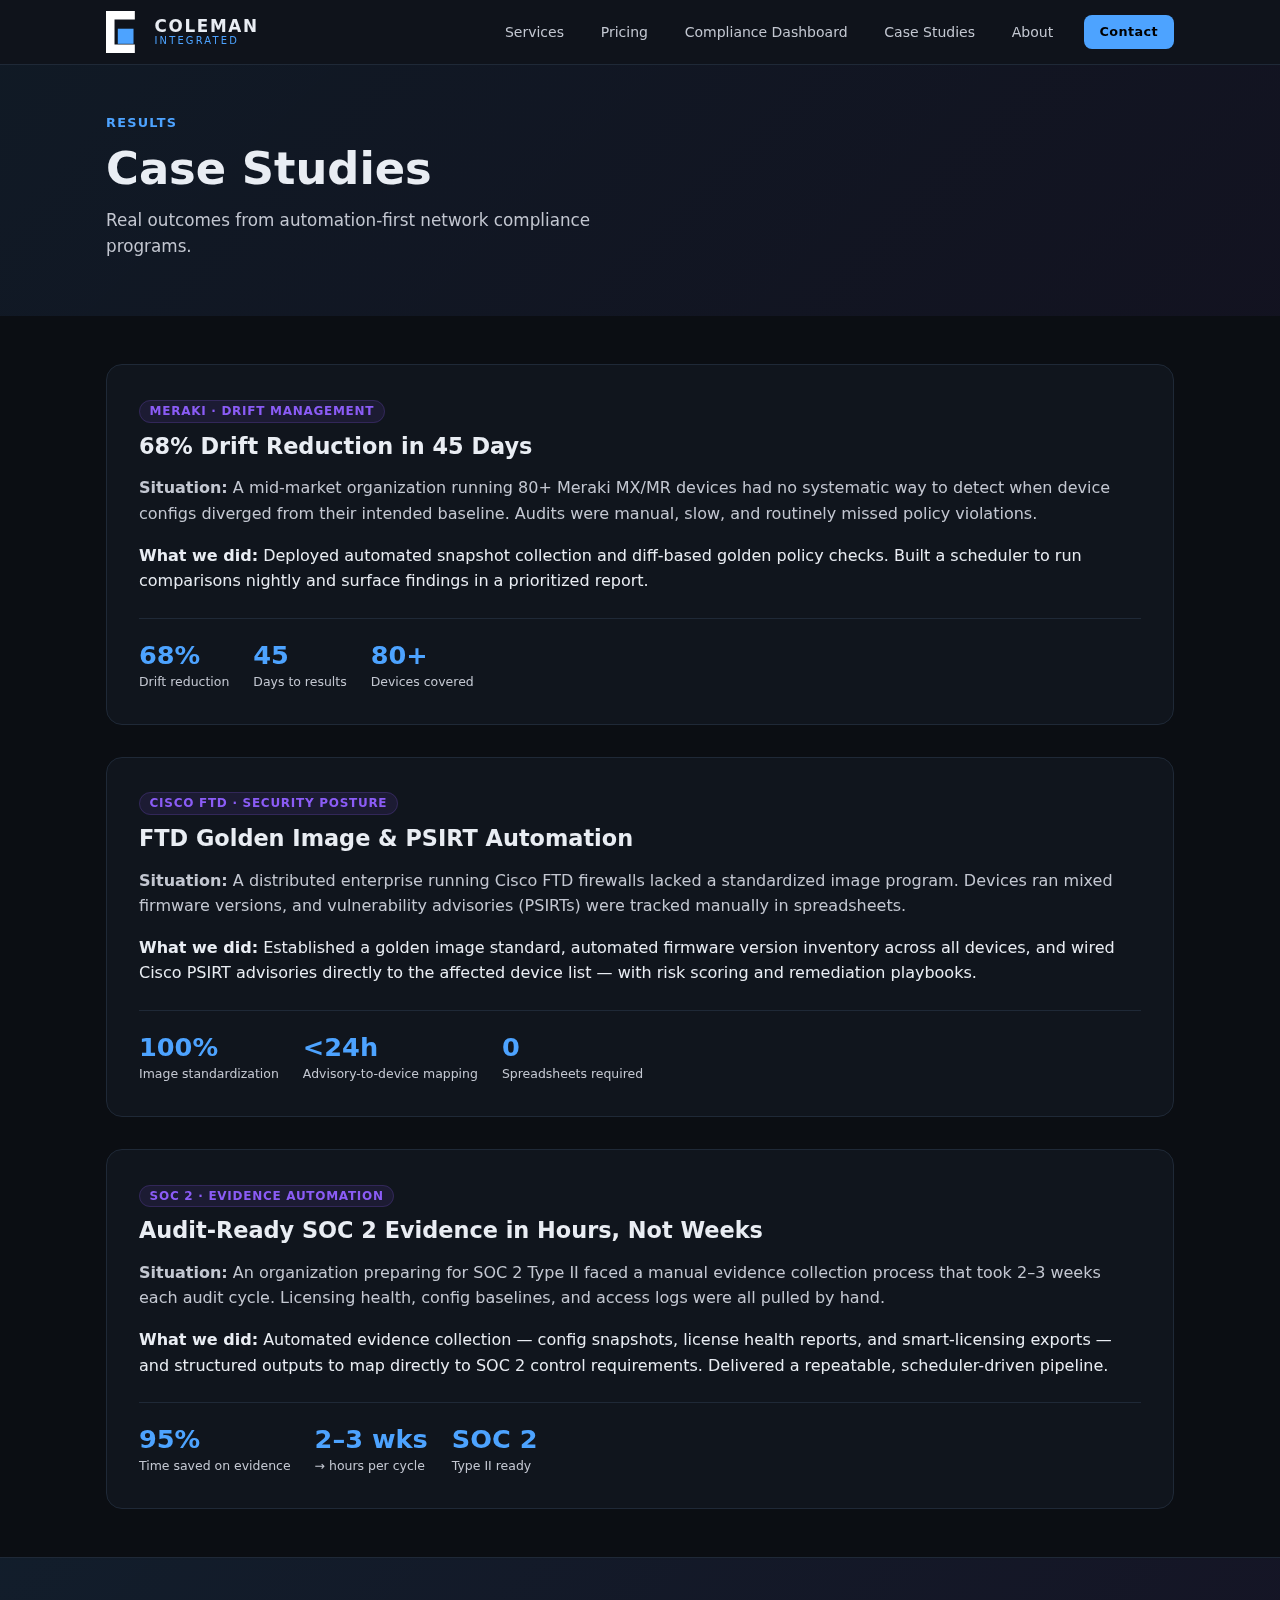
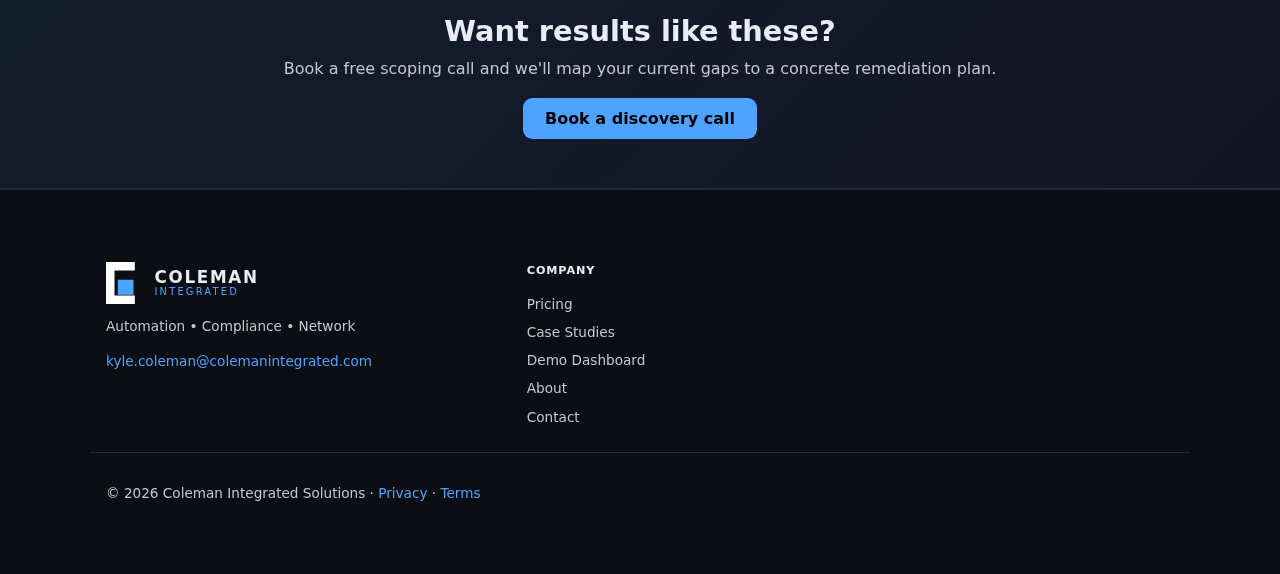
<file: case-studies.html>
<!doctype html>
<html lang="en">
<head>
  <meta charset="utf-8">
  <meta name="viewport" content="width=device-width,initial-scale=1">
  <title>Case Studies — Coleman Integrated Solutions</title>
  <link rel="stylesheet" href="styles.css">
  <script defer src="scripts.js"></script>
</head>
<body>

  <header class="site-header">
    <div class="container">
      <a class="brand" href="index.html">
        <img src="assets/coleman-mark.svg" alt="Coleman Integrated Solutions" class="logo">
        <span class="brand-text"><strong class="brand-name">COLEMAN</strong><span class="brand-sub">INTEGRATED</span></span>
      </a>
      <button class="nav-toggle" aria-label="Toggle navigation">☰</button>
      <nav class="nav">
        <a href="index.html#services">Services</a>
        <a href="pricing.html">Pricing</a>
        <a href="dashboard.html">Compliance Dashboard</a>
        <a href="case-studies.html">Case Studies</a>
        <a href="about.html">About</a>
        <a href="contact.html" class="btn">Contact</a>
      </nav>
    </div>
  </header>


  <main>
    <section class="hero hero--sub">
      <div class="container">
        <p class="hero-eyebrow">Results</p>
        <h1>Case Studies</h1>
        <p class="hero-sub">Real outcomes from automation‑first network compliance programs.</p>
      </div>
    </section>

    <section class="section">
      <div class="container">
        <div class="case-studies-list">

          <article class="case-card">
            <div class="case-meta">
              <span class="case-tag">Meraki · Drift Management</span>
            </div>
            <h2>68% Drift Reduction in 45 Days</h2>
            <p class="case-situation"><strong>Situation:</strong> A mid-market organization running 80+ Meraki MX/MR devices had no systematic way to detect when device configs diverged from their intended baseline. Audits were manual, slow, and routinely missed policy violations.</p>
            <p><strong>What we did:</strong> Deployed automated snapshot collection and diff-based golden policy checks. Built a scheduler to run comparisons nightly and surface findings in a prioritized report.</p>
            <div class="case-results">
              <div class="case-result"><span class="result-num">68%</span><span class="result-lbl">Drift reduction</span></div>
              <div class="case-result"><span class="result-num">45</span><span class="result-lbl">Days to results</span></div>
              <div class="case-result"><span class="result-num">80+</span><span class="result-lbl">Devices covered</span></div>
            </div>
          </article>

          <article class="case-card">
            <div class="case-meta">
              <span class="case-tag">Cisco FTD · Security Posture</span>
            </div>
            <h2>FTD Golden Image &amp; PSIRT Automation</h2>
            <p class="case-situation"><strong>Situation:</strong> A distributed enterprise running Cisco FTD firewalls lacked a standardized image program. Devices ran mixed firmware versions, and vulnerability advisories (PSIRTs) were tracked manually in spreadsheets.</p>
            <p><strong>What we did:</strong> Established a golden image standard, automated firmware version inventory across all devices, and wired Cisco PSIRT advisories directly to the affected device list — with risk scoring and remediation playbooks.</p>
            <div class="case-results">
              <div class="case-result"><span class="result-num">100%</span><span class="result-lbl">Image standardization</span></div>
              <div class="case-result"><span class="result-num">&lt;24h</span><span class="result-lbl">Advisory-to-device mapping</span></div>
              <div class="case-result"><span class="result-num">0</span><span class="result-lbl">Spreadsheets required</span></div>
            </div>
          </article>

          <article class="case-card">
            <div class="case-meta">
              <span class="case-tag">SOC 2 · Evidence Automation</span>
            </div>
            <h2>Audit‑Ready SOC 2 Evidence in Hours, Not Weeks</h2>
            <p class="case-situation"><strong>Situation:</strong> An organization preparing for SOC 2 Type II faced a manual evidence collection process that took 2–3 weeks each audit cycle. Licensing health, config baselines, and access logs were all pulled by hand.</p>
            <p><strong>What we did:</strong> Automated evidence collection — config snapshots, license health reports, and smart-licensing exports — and structured outputs to map directly to SOC 2 control requirements. Delivered a repeatable, scheduler-driven pipeline.</p>
            <div class="case-results">
              <div class="case-result"><span class="result-num">95%</span><span class="result-lbl">Time saved on evidence</span></div>
              <div class="case-result"><span class="result-num">2–3 wks</span><span class="result-lbl">→ hours per cycle</span></div>
              <div class="case-result"><span class="result-num">SOC 2</span><span class="result-lbl">Type II ready</span></div>
            </div>
          </article>

        </div>
      </div>
    </section>

    <section class="cta-band">
      <div class="container">
        <h2>Want results like these?</h2>
        <p>Book a free scoping call and we'll map your current gaps to a concrete remediation plan.</p>
        <a class="btn btn-lg" href="contact.html">Book a discovery call</a>
      </div>
    </section>
  </main>

  <footer class="site-footer">
    <div class="container footer-grid">
      <div class="footer-brand">
        <a class="brand" href="index.html">
          <img alt="Coleman Integrated Solutions" class="logo" src="assets/coleman-mark.svg"/>
          <span class="brand-text"><strong class="brand-name">COLEMAN</strong><span class="brand-sub">INTEGRATED</span></span>
        </a>
        <p class="muted small" style="margin-top:.75rem">Automation • Compliance • Network</p>
        <p class="muted small"><a href="mailto:kyle.coleman@colemanintegrated.com">kyle.coleman@colemanintegrated.com</a></p>
      </div>
      <div class="footer-links">
        <p class="footer-heading">Company</p>
        <a href="pricing.html">Pricing</a>
        <a href="case-studies.html">Case Studies</a>
        <a href="dashboard.html">Demo Dashboard</a>
        <a href="about.html">About</a>
        <a href="contact.html">Contact</a>
      </div>
    </div>
    <div class="container footer-bottom">
      <p class="muted small">© <span id="year"></span> Coleman Integrated Solutions · <a href="privacy.html">Privacy</a> · <a href="terms.html">Terms</a></p>
    </div>
  </footer>
</body>
</html>
</file>
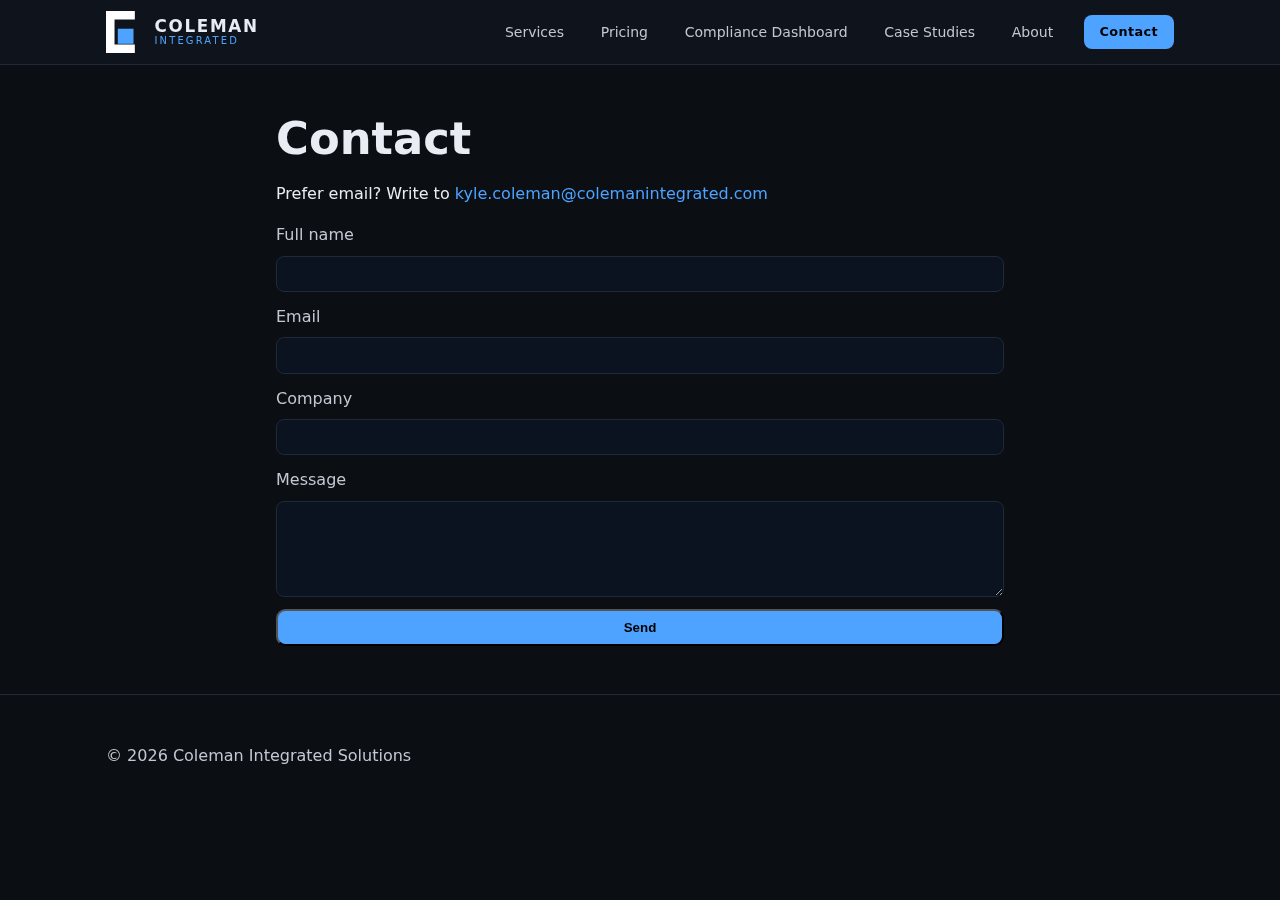
<file: contact.html>
<!doctype html>
<html lang="en">
<head>
  <meta charset="utf-8"><meta name="viewport" content="width=device-width,initial-scale=1">
  <title>Contact — Coleman Integrated Solutions</title>
  <meta name="description" content="Book a free discovery call or send a project inquiry. We respond within 1 business day."/>
  <meta property="og:type" content="website"/>
  <meta property="og:url" content="https://colemanintegrated.com/contact.html"/>
  <meta property="og:title" content="Contact Coleman Integrated Solutions"/>
  <meta property="og:description" content="Book a free network audit scoping call — no commitment, no sales pitch. Just clarity on where your gaps are."/>
  <meta property="og:image" content="https://colemanintegrated.com/assets/og-card.png"/>
  <meta name="twitter:card" content="summary_large_image"/>
  <link rel="stylesheet" href="styles.css">
  <script defer src="scripts.js"></script>
</head>
<body>
  
  <header class="site-header">
    <div class="container">
      <a class="brand" href="index.html">
        <img src="assets/coleman-mark.svg" alt="Coleman Integrated Solutions" class="logo">
        <span class="brand-text"><strong class="brand-name">COLEMAN</strong><span class="brand-sub">INTEGRATED</span></span>
      </a>
      <button class="nav-toggle" aria-label="Toggle navigation"><span></span></button>
      <nav class="nav">
        <a href="index.html#services">Services</a>
        <a href="pricing.html">Pricing</a>
        <a href="dashboard.html">Compliance Dashboard</a>
        <a href="case-studies.html">Case Studies</a>
        <a href="about.html">About</a>
        <a href="contact.html" class="btn">Contact</a>
      </nav>
    </div>
  </header>

  <main class="section">
    <div class="container narrow">
      <h1>Contact</h1>
      <p>Prefer email? Write to <a href="mailto:kyle.coleman@colemanintegrated.com">kyle.coleman@colemanintegrated.com</a></p>

      <!-- Direct-to-email via FormSubmit.co; replace 'disabled=true' once tested -->
      <form class="form" action="https://formsubmit.co/kyle.coleman@colemanintegrated.com" method="POST">
        <!-- FormSubmit options -->
        <input type="hidden" name="_subject" value="New lead — Coleman Integrated Solutions">
        <input type="hidden" name="_captcha" value="false">
        <input type="hidden" name="_template" value="table">
        <input type="text" name="_honey" style="display:none">

        <label>Full name<input name="name" required></label>
        <label>Email<input type="email" name="email" required></label>
        <label>Company<input name="company"></label>
        <label>Message<textarea name="message" rows="5" required></textarea></label>
        <button class="btn" type="submit">Send</button>
      </form>
    </div>
  </main>
  <footer class="site-footer"><div class="container"><p>© <span id="year"></span> Coleman Integrated Solutions</p></div></footer>
</body>
</html>
</file>
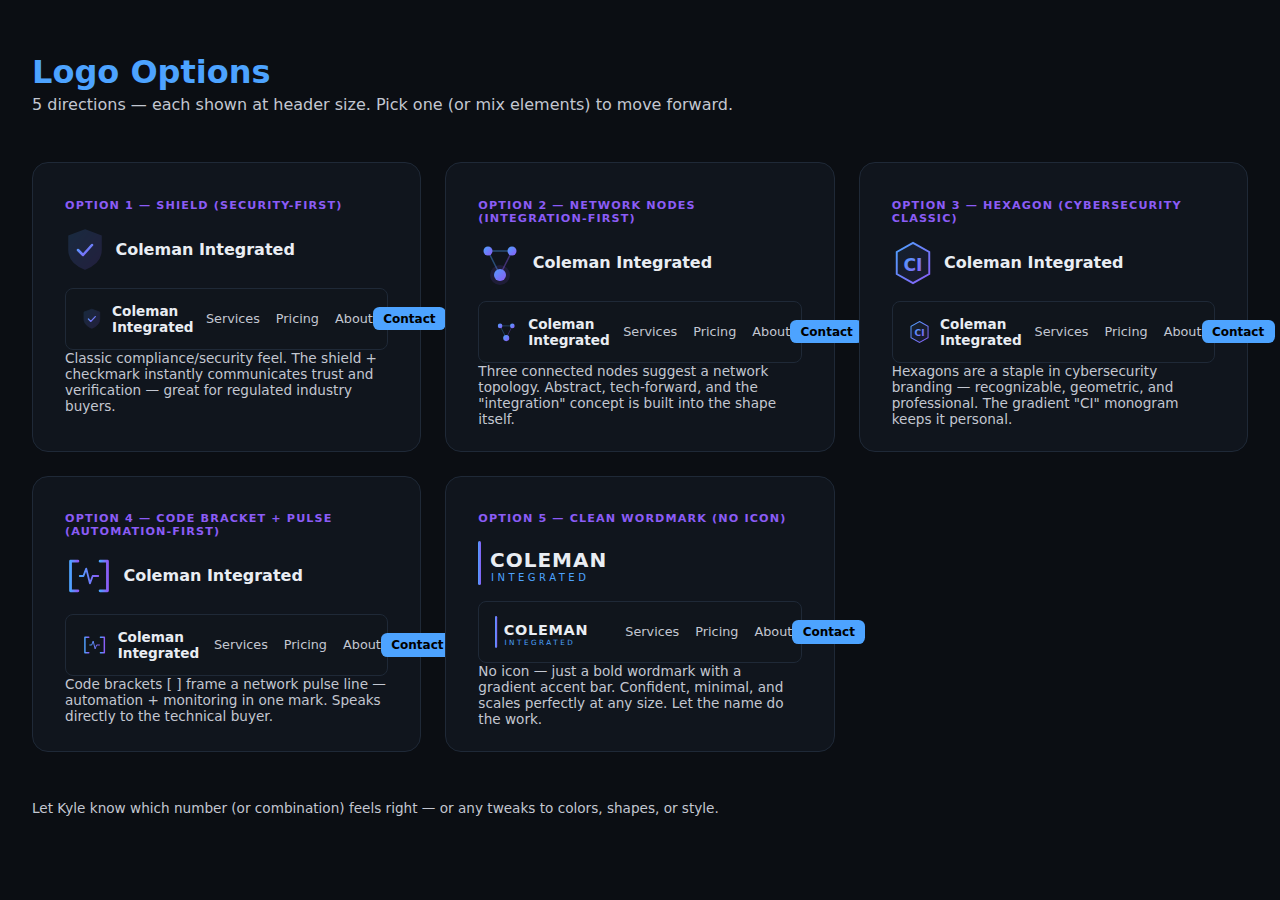
<file: logo-options.html>
<!DOCTYPE html>
<html lang="en">
<head>
<meta charset="utf-8"/>
<meta name="viewport" content="width=device-width,initial-scale=1"/>
<title>Logo Options — Coleman Integrated</title>
<style>
  body { margin:0; background:#0b0e13; color:#e9edf3; font-family:system-ui,-apple-system,sans-serif; padding:2rem; }
  h1 { color:#4da3ff; margin-bottom:.25rem; }
  p.sub { color:#c3c7d1; margin-top:0; margin-bottom:3rem; }
  .options { display:grid; grid-template-columns:repeat(auto-fit,minmax(320px,1fr)); gap:1.5rem; }
  .option { background:#10151d; border:1px solid #1f2937; border-radius:1rem; padding:1.5rem 2rem; }
  .option-label { font-size:.7rem; font-weight:700; text-transform:uppercase; letter-spacing:.1em; color:#8b5cf6; margin-bottom:1rem; }
  .brand-preview { display:flex; align-items:center; gap:.65rem; margin-bottom:1rem; }
  .brand-preview span { font-size:1rem; font-weight:700; color:#e9edf3; }
  .desc { font-size:.85rem; color:#c3c7d1; margin:0; }
  .nav-preview { display:flex; align-items:center; justify-content:space-between; background:rgba(16,21,29,.8); border:1px solid #1f2937; border-radius:.5rem; padding:.75rem 1rem; margin-top:1rem; }
  .nav-links { display:flex; gap:1rem; font-size:.8rem; color:#c3c7d1; }
  .nav-btn { background:#4da3ff; color:#000; font-size:.75rem; font-weight:700; padding:.3rem .65rem; border-radius:.4rem; }
</style>
</head>
<body>
<h1>Logo Options</h1>
<p class="sub">5 directions — each shown at header size. Pick one (or mix elements) to move forward.</p>

<div class="options">

  <!-- Option 1: Shield / Security mark -->
  <div class="option">
    <p class="option-label">Option 1 — Shield (Security-first)</p>
    <div class="brand-preview">
      <svg width="40" height="44" viewBox="0 0 40 44" fill="none" xmlns="http://www.w3.org/2000/svg">
        <defs>
          <linearGradient id="g1" x1="0" y1="0" x2="1" y2="1">
            <stop offset="0%" stop-color="#4da3ff"/>
            <stop offset="100%" stop-color="#8b5cf6"/>
          </linearGradient>
        </defs>
        <path d="M20 2 L36 8 L36 22 C36 31 29 37.5 20 41 C11 37.5 4 31 4 22 L4 8 Z"
              fill="url(#g1)" opacity="0.15" stroke="url(#g1)" stroke-width="1.5"/>
        <path d="M13 22 L18 27 L27 17" stroke="url(#g1)" stroke-width="2.5"
              stroke-linecap="round" stroke-linejoin="round"/>
      </svg>
      <span>Coleman Integrated</span>
    </div>
    <div class="nav-preview">
      <div class="brand-preview" style="margin:0">
        <svg width="32" height="36" viewBox="0 0 40 44" fill="none">
          <defs><linearGradient id="g1b" x1="0" y1="0" x2="1" y2="1"><stop offset="0%" stop-color="#4da3ff"/><stop offset="100%" stop-color="#8b5cf6"/></linearGradient></defs>
          <path d="M20 2 L36 8 L36 22 C36 31 29 37.5 20 41 C11 37.5 4 31 4 22 L4 8 Z" fill="url(#g1b)" opacity="0.15" stroke="url(#g1b)" stroke-width="1.5"/>
          <path d="M13 22 L18 27 L27 17" stroke="url(#g1b)" stroke-width="2.5" stroke-linecap="round" stroke-linejoin="round"/>
        </svg>
        <span style="font-size:.85rem;font-weight:700">Coleman Integrated</span>
      </div>
      <div class="nav-links"><span>Services</span><span>Pricing</span><span>About</span></div>
      <span class="nav-btn">Contact</span>
    </div>
    <p class="desc">Classic compliance/security feel. The shield + checkmark instantly communicates trust and verification — great for regulated industry buyers.</p>
  </div>

  <!-- Option 2: Network nodes -->
  <div class="option">
    <p class="option-label">Option 2 — Network Nodes (Integration-first)</p>
    <div class="brand-preview">
      <svg width="44" height="44" viewBox="0 0 44 44" fill="none" xmlns="http://www.w3.org/2000/svg">
        <defs>
          <linearGradient id="g2" x1="0" y1="0" x2="1" y2="1">
            <stop offset="0%" stop-color="#4da3ff"/>
            <stop offset="100%" stop-color="#8b5cf6"/>
          </linearGradient>
        </defs>
        <!-- Lines first (behind dots) -->
        <line x1="10" y1="10" x2="34" y2="10" stroke="#4da3ff" stroke-width="1.5" opacity="0.4"/>
        <line x1="10" y1="10" x2="22" y2="34" stroke="#4da3ff" stroke-width="1.5" opacity="0.4"/>
        <line x1="34" y1="10" x2="22" y2="34" stroke="#8b5cf6" stroke-width="1.5" opacity="0.4"/>
        <!-- Dots -->
        <circle cx="10" cy="10" r="4.5" fill="url(#g2)"/>
        <circle cx="34" cy="10" r="4.5" fill="url(#g2)"/>
        <circle cx="22" cy="34" r="6" fill="url(#g2)"/>
        <circle cx="22" cy="34" r="10" fill="#8b5cf6" opacity="0.12"/>
      </svg>
      <span>Coleman Integrated</span>
    </div>
    <div class="nav-preview">
      <div class="brand-preview" style="margin:0">
        <svg width="36" height="36" viewBox="0 0 44 44" fill="none">
          <defs><linearGradient id="g2b" x1="0" y1="0" x2="1" y2="1"><stop offset="0%" stop-color="#4da3ff"/><stop offset="100%" stop-color="#8b5cf6"/></linearGradient></defs>
          <line x1="10" y1="10" x2="34" y2="10" stroke="#4da3ff" stroke-width="1.5" opacity="0.4"/>
          <line x1="10" y1="10" x2="22" y2="34" stroke="#4da3ff" stroke-width="1.5" opacity="0.4"/>
          <line x1="34" y1="10" x2="22" y2="34" stroke="#8b5cf6" stroke-width="1.5" opacity="0.4"/>
          <circle cx="10" cy="10" r="4.5" fill="url(#g2b)"/>
          <circle cx="34" cy="10" r="4.5" fill="url(#g2b)"/>
          <circle cx="22" cy="34" r="6" fill="url(#g2b)"/>
        </svg>
        <span style="font-size:.85rem;font-weight:700">Coleman Integrated</span>
      </div>
      <div class="nav-links"><span>Services</span><span>Pricing</span><span>About</span></div>
      <span class="nav-btn">Contact</span>
    </div>
    <p class="desc">Three connected nodes suggest a network topology. Abstract, tech-forward, and the "integration" concept is built into the shape itself.</p>
  </div>

  <!-- Option 3: Hexagon -->
  <div class="option">
    <p class="option-label">Option 3 — Hexagon (Cybersecurity classic)</p>
    <div class="brand-preview">
      <svg width="42" height="44" viewBox="0 0 42 46" fill="none" xmlns="http://www.w3.org/2000/svg">
        <defs>
          <linearGradient id="g3" x1="0" y1="0" x2="1" y2="1">
            <stop offset="0%" stop-color="#4da3ff"/>
            <stop offset="100%" stop-color="#8b5cf6"/>
          </linearGradient>
        </defs>
        <!-- Hexagon outline -->
        <path d="M21 2 L38 11.5 L38 34.5 L21 44 L4 34.5 L4 11.5 Z"
              stroke="url(#g3)" stroke-width="2" fill="url(#g3)" fill-opacity="0.08"/>
        <!-- CI letterform inside -->
        <text x="21" y="31" text-anchor="middle" font-family="system-ui,sans-serif"
              font-weight="800" font-size="18" fill="url(#g3)">CI</text>
      </svg>
      <span>Coleman Integrated</span>
    </div>
    <div class="nav-preview">
      <div class="brand-preview" style="margin:0">
        <svg width="34" height="36" viewBox="0 0 42 46" fill="none">
          <defs><linearGradient id="g3b" x1="0" y1="0" x2="1" y2="1"><stop offset="0%" stop-color="#4da3ff"/><stop offset="100%" stop-color="#8b5cf6"/></linearGradient></defs>
          <path d="M21 2 L38 11.5 L38 34.5 L21 44 L4 34.5 L4 11.5 Z" stroke="url(#g3b)" stroke-width="2" fill="url(#g3b)" fill-opacity="0.08"/>
          <text x="21" y="31" text-anchor="middle" font-family="system-ui,sans-serif" font-weight="800" font-size="18" fill="url(#g3b)">CI</text>
        </svg>
        <span style="font-size:.85rem;font-weight:700">Coleman Integrated</span>
      </div>
      <div class="nav-links"><span>Services</span><span>Pricing</span><span>About</span></div>
      <span class="nav-btn">Contact</span>
    </div>
    <p class="desc">Hexagons are a staple in cybersecurity branding — recognizable, geometric, and professional. The gradient "CI" monogram keeps it personal.</p>
  </div>

  <!-- Option 4: Bracket + pulse line -->
  <div class="option">
    <p class="option-label">Option 4 — Code Bracket + Pulse (Automation-first)</p>
    <div class="brand-preview">
      <svg width="48" height="44" viewBox="0 0 52 44" fill="none" xmlns="http://www.w3.org/2000/svg">
        <defs>
          <linearGradient id="g4" x1="0" y1="0" x2="1" y2="0">
            <stop offset="0%" stop-color="#4da3ff"/>
            <stop offset="100%" stop-color="#8b5cf6"/>
          </linearGradient>
        </defs>
        <!-- Left bracket [ -->
        <path d="M14 6 L6 6 L6 38 L14 38" stroke="url(#g4)" stroke-width="3"
              stroke-linecap="round" stroke-linejoin="round" fill="none"/>
        <!-- Right bracket ] -->
        <path d="M38 6 L46 6 L46 38 L38 38" stroke="url(#g4)" stroke-width="3"
              stroke-linecap="round" stroke-linejoin="round" fill="none"/>
        <!-- Pulse / heartbeat line inside -->
        <path d="M16 22 L20 22 L23 14 L27 30 L30 22 L36 22"
              stroke="url(#g4)" stroke-width="2" stroke-linecap="round"
              stroke-linejoin="round" fill="none"/>
      </svg>
      <span>Coleman Integrated</span>
    </div>
    <div class="nav-preview">
      <div class="brand-preview" style="margin:0">
        <svg width="40" height="36" viewBox="0 0 52 44" fill="none">
          <defs><linearGradient id="g4b" x1="0" y1="0" x2="1" y2="0"><stop offset="0%" stop-color="#4da3ff"/><stop offset="100%" stop-color="#8b5cf6"/></linearGradient></defs>
          <path d="M14 6 L6 6 L6 38 L14 38" stroke="url(#g4b)" stroke-width="3" stroke-linecap="round" stroke-linejoin="round" fill="none"/>
          <path d="M38 6 L46 6 L46 38 L38 38" stroke="url(#g4b)" stroke-width="3" stroke-linecap="round" stroke-linejoin="round" fill="none"/>
          <path d="M16 22 L20 22 L23 14 L27 30 L30 22 L36 22" stroke="url(#g4b)" stroke-width="2" stroke-linecap="round" stroke-linejoin="round" fill="none"/>
        </svg>
        <span style="font-size:.85rem;font-weight:700">Coleman Integrated</span>
      </div>
      <div class="nav-links"><span>Services</span><span>Pricing</span><span>About</span></div>
      <span class="nav-btn">Contact</span>
    </div>
    <p class="desc">Code brackets [ ] frame a network pulse line — automation + monitoring in one mark. Speaks directly to the technical buyer.</p>
  </div>

  <!-- Option 5: Wordmark with gradient accent -->
  <div class="option">
    <p class="option-label">Option 5 — Clean Wordmark (No icon)</p>
    <div class="brand-preview">
      <svg width="180" height="44" viewBox="0 0 180 44" fill="none" xmlns="http://www.w3.org/2000/svg">
        <defs>
          <linearGradient id="g5" x1="0" y1="0" x2="1" y2="0">
            <stop offset="0%" stop-color="#4da3ff"/>
            <stop offset="100%" stop-color="#8b5cf6"/>
          </linearGradient>
        </defs>
        <!-- Gradient accent bar -->
        <rect x="0" y="0" width="3" height="44" rx="1.5" fill="url(#g5)"/>
        <!-- COLEMAN -->
        <text x="12" y="26" font-family="system-ui,-apple-system,sans-serif"
              font-weight="800" font-size="20" fill="#e9edf3" letter-spacing="1">COLEMAN</text>
        <!-- INTEGRATED -->
        <text x="13" y="40" font-family="system-ui,-apple-system,sans-serif"
              font-weight="400" font-size="10" fill="#4da3ff" letter-spacing="3.5">INTEGRATED</text>
      </svg>
    </div>
    <div class="nav-preview">
      <div class="brand-preview" style="margin:0">
        <svg width="130" height="36" viewBox="0 0 180 44" fill="none">
          <defs><linearGradient id="g5b" x1="0" y1="0" x2="1" y2="0"><stop offset="0%" stop-color="#4da3ff"/><stop offset="100%" stop-color="#8b5cf6"/></linearGradient></defs>
          <rect x="0" y="0" width="3" height="44" rx="1.5" fill="url(#g5b)"/>
          <text x="12" y="26" font-family="system-ui,-apple-system,sans-serif" font-weight="800" font-size="20" fill="#e9edf3" letter-spacing="1">COLEMAN</text>
          <text x="13" y="40" font-family="system-ui,-apple-system,sans-serif" font-weight="400" font-size="10" fill="#4da3ff" letter-spacing="3.5">INTEGRATED</text>
        </svg>
      </div>
      <div class="nav-links"><span>Services</span><span>Pricing</span><span>About</span></div>
      <span class="nav-btn">Contact</span>
    </div>
    <p class="desc">No icon — just a bold wordmark with a gradient accent bar. Confident, minimal, and scales perfectly at any size. Let the name do the work.</p>
  </div>

</div>

<p style="margin-top:3rem;color:#c3c7d1;font-size:.85rem">Let Kyle know which number (or combination) feels right — or any tweaks to colors, shapes, or style.</p>
</body>
</html>
</file>
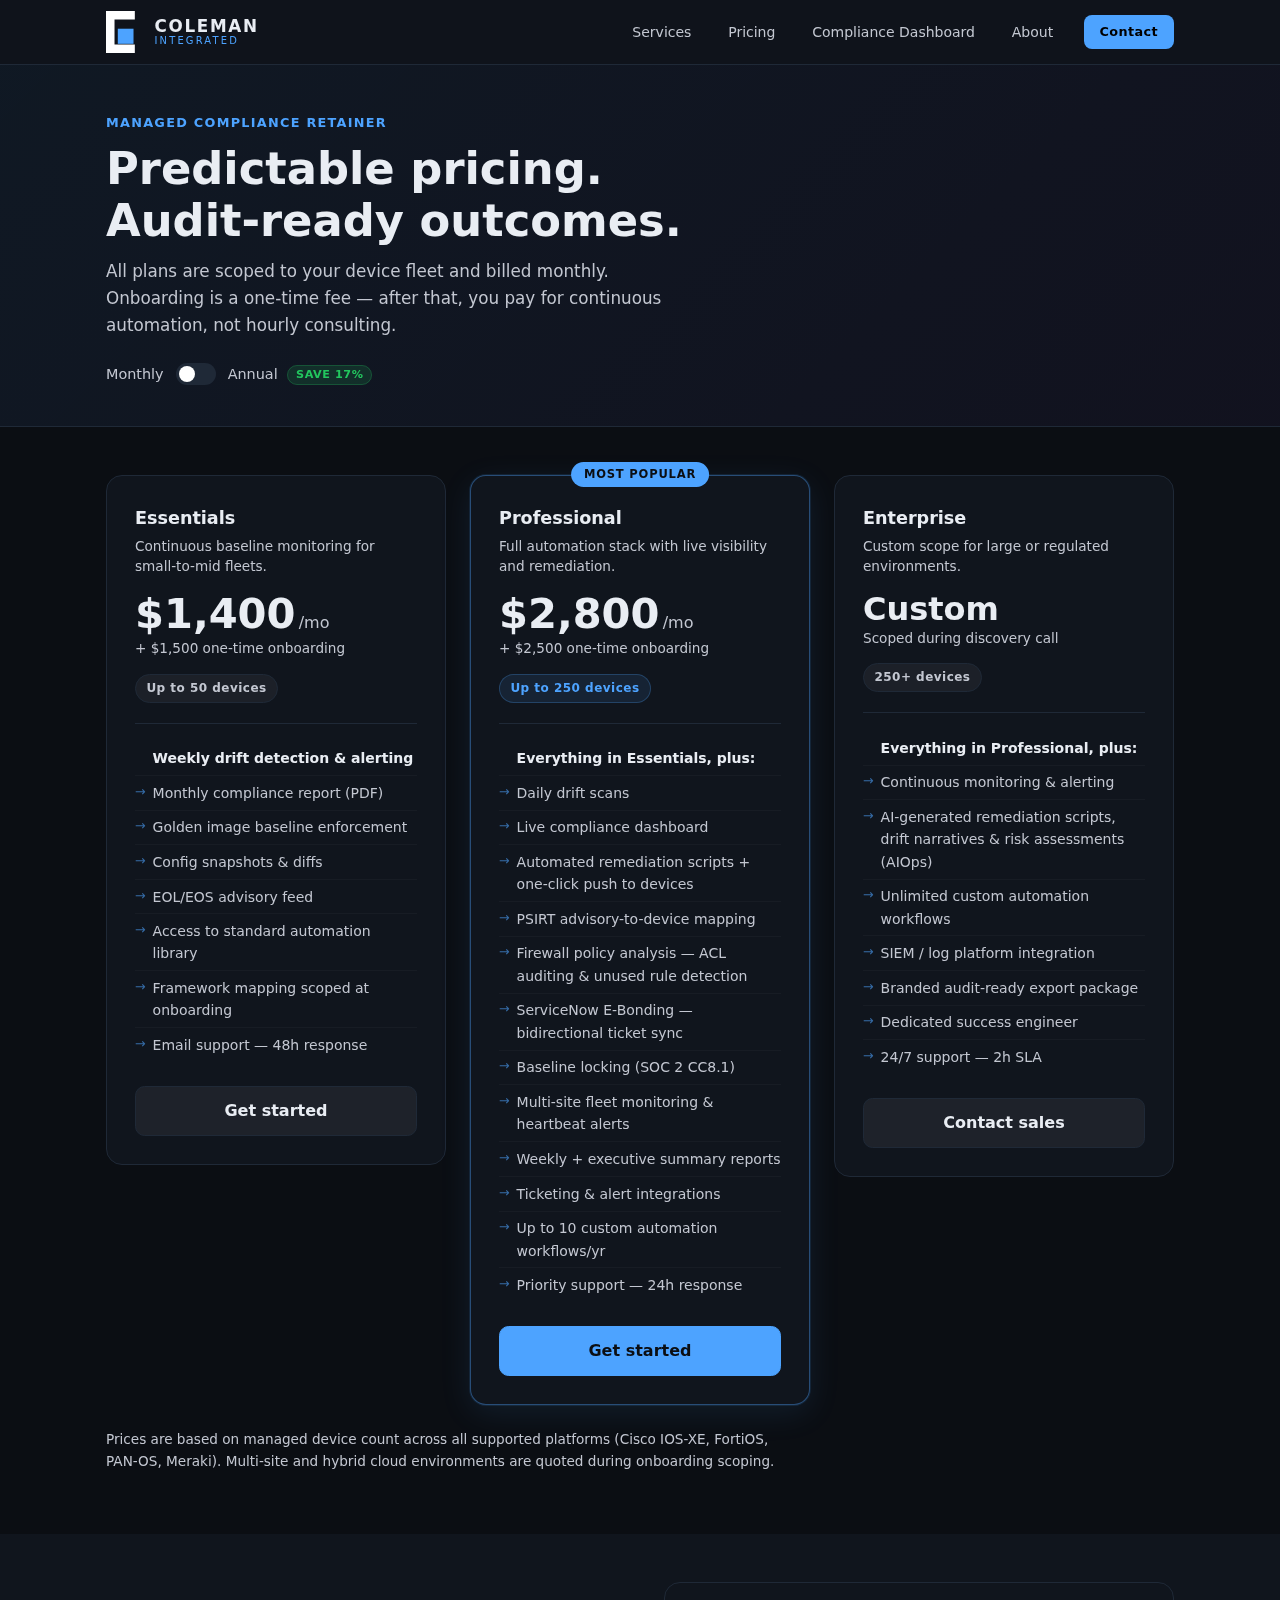
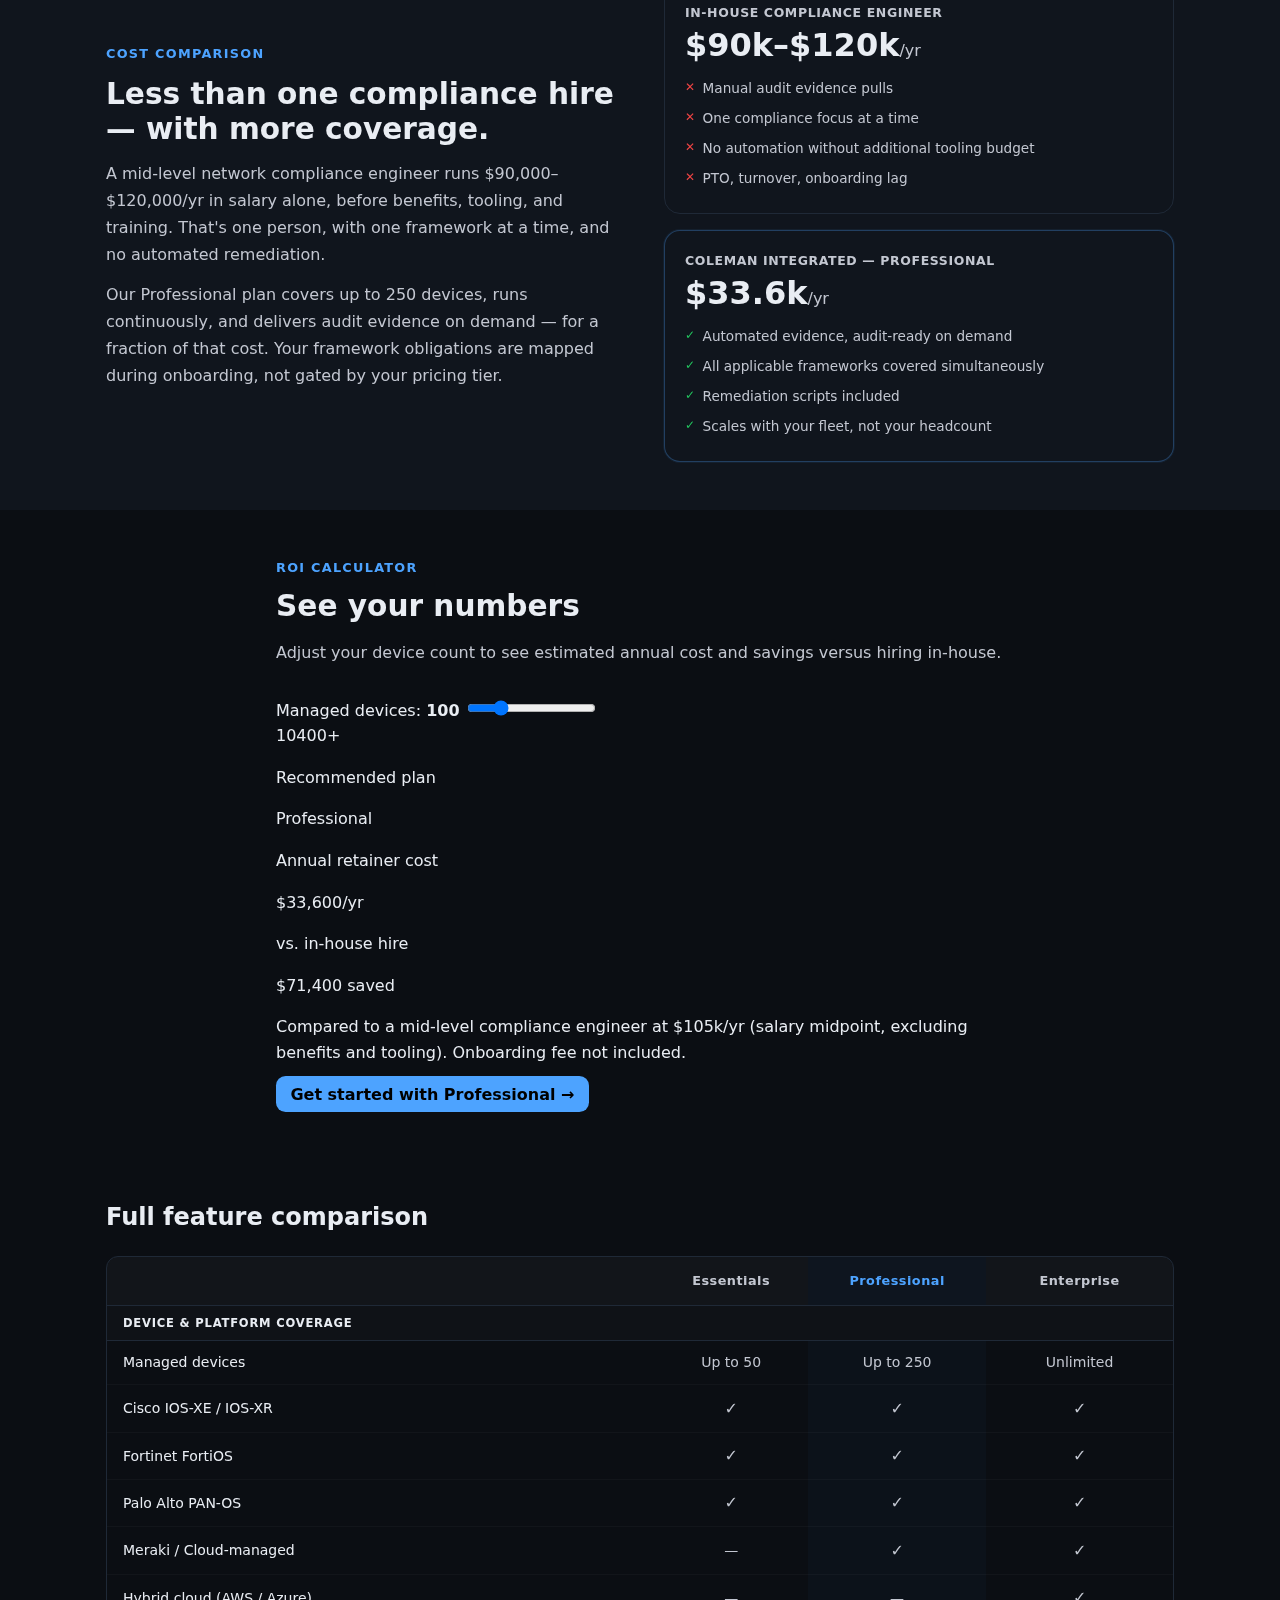
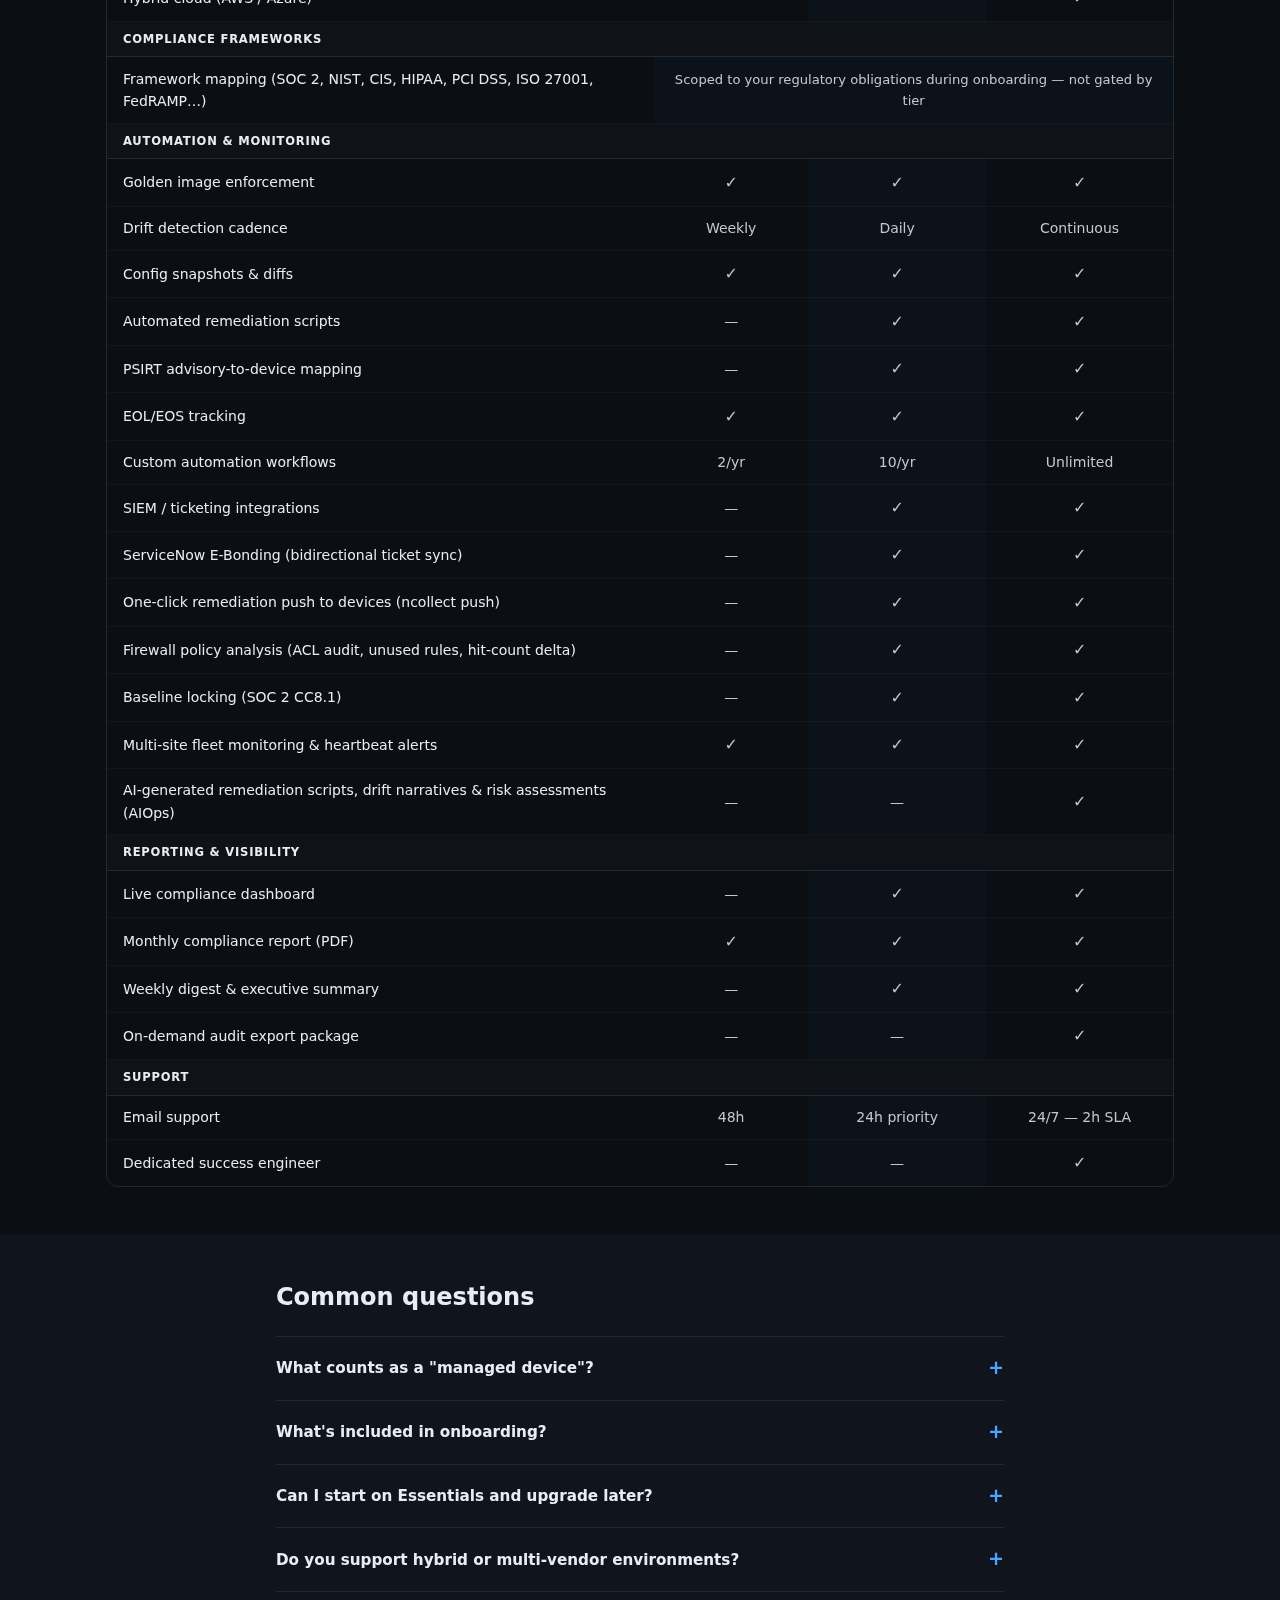
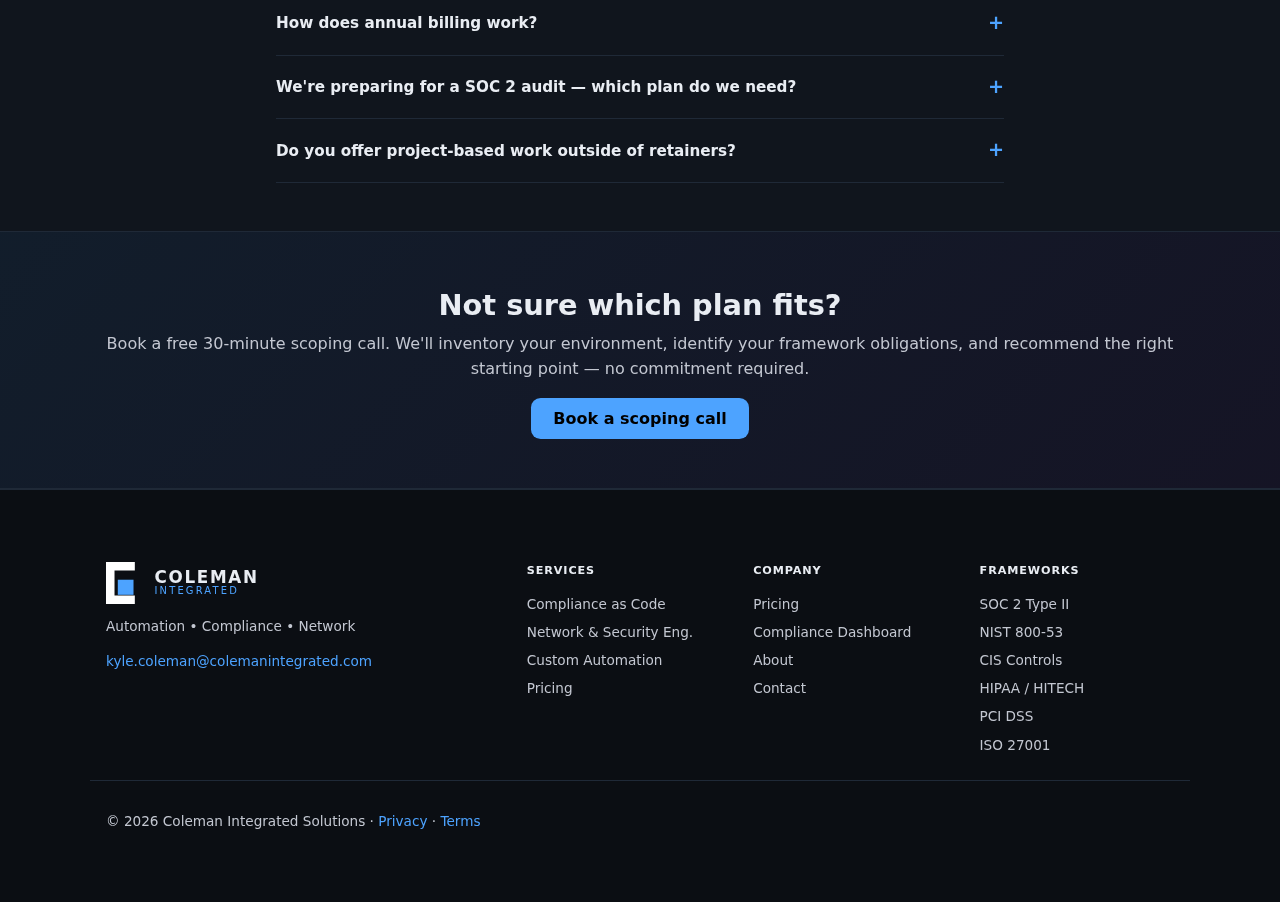
<file: pricing.html>
<!doctype html>
<html lang="en">
<head>
  <meta charset="utf-8">
  <meta name="viewport" content="width=device-width,initial-scale=1">
  <title>Pricing — Coleman Integrated Solutions</title>
  <meta name="description" content="Managed network compliance retainer plans — Essentials, Professional, and Enterprise. Device-ceiling pricing with one-time onboarding. Less than one compliance hire."/>
  <meta property="og:type" content="website"/>
  <meta property="og:url" content="https://colemanintegrated.com/pricing.html"/>
  <meta property="og:title" content="Pricing — Coleman Integrated Solutions"/>
  <meta property="og:description" content="Predictable monthly pricing. Audit-ready outcomes. Less than one compliance hire — with more coverage."/>
  <meta property="og:image" content="https://colemanintegrated.com/assets/og-card.png"/>
  <meta name="twitter:card" content="summary_large_image"/>
  <link rel="stylesheet" href="styles.css">
  <script defer src="scripts.js"></script>
</head>
<body>

  <header class="site-header">
    <div class="container">
      <a class="brand" href="index.html">
        <img src="assets/coleman-mark.svg" alt="Coleman Integrated Solutions" class="logo">
        <span class="brand-text"><strong class="brand-name">COLEMAN</strong><span class="brand-sub">INTEGRATED</span></span>
      </a>
      <button class="nav-toggle" aria-label="Toggle navigation"><span></span></button>
      <nav class="nav">
        <a href="index.html#services">Services</a>
        <a href="pricing.html" class="active">Pricing</a>
        <a href="dashboard.html">Compliance Dashboard</a>
        <a href="about.html">About</a>
        <a href="contact.html" class="btn">Contact</a>
      </nav>
    </div>
  </header>

  <main>

    <!-- Hero -->
    <section class="pricing-hero">
      <div class="container">
        <p class="hero-eyebrow">Managed Compliance Retainer</p>
        <h1>Predictable pricing.<br>Audit-ready outcomes.</h1>
        <p class="hero-sub" style="max-width:580px">All plans are scoped to your device fleet and billed monthly. Onboarding is a one-time fee — after that, you pay for continuous automation, not hourly consulting.</p>
        <div class="pricing-toggle-wrap">
          <span class="pricing-toggle-label">Monthly</span>
          <label class="pricing-toggle" aria-label="Toggle annual billing">
            <input type="checkbox" id="annualToggle">
            <span class="pricing-toggle-track"><span class="pricing-toggle-thumb"></span></span>
          </label>
          <span class="pricing-toggle-label">Annual <span class="pricing-save-badge">Save 17%</span></span>
        </div>
      </div>
    </section>

    <!-- Plans -->
    <section class="section" id="plans">
      <div class="container">
        <div class="pricing-grid">

          <!-- Essentials -->
          <div class="plan-card">
            <div class="plan-top">
              <p class="plan-name">Essentials</p>
              <p class="plan-tagline">Continuous baseline monitoring for small-to-mid fleets.</p>
              <div class="plan-price">
                <span class="plan-amt" data-monthly="1,400" data-annual="1,165">$1,400</span>
                <span class="plan-per">/mo</span>
              </div>
              <p class="plan-onboard muted small">+ $1,500 one-time onboarding</p>
              <div class="plan-device-badge">Up to 50 devices</div>
            </div>
            <ul class="plan-features">
              <li>Weekly drift detection &amp; alerting</li>
              <li>Monthly compliance report (PDF)</li>
              <li>Golden image baseline enforcement</li>
              <li>Config snapshots &amp; diffs</li>
              <li>EOL/EOS advisory feed</li>
              <li>Access to standard automation library</li>
              <li>Framework mapping scoped at onboarding</li>
              <li>Email support — 48h response</li>
            </ul>
            <a class="btn plan-cta" href="contact.html?plan=essentials">Get started</a>
          </div>

          <!-- Professional (highlighted) -->
          <div class="plan-card plan-card--featured">
            <div class="plan-badge">Most Popular</div>
            <div class="plan-top">
              <p class="plan-name">Professional</p>
              <p class="plan-tagline">Full automation stack with live visibility and remediation.</p>
              <div class="plan-price">
                <span class="plan-amt" data-monthly="2,800" data-annual="2,325">$2,800</span>
                <span class="plan-per">/mo</span>
              </div>
              <p class="plan-onboard muted small">+ $2,500 one-time onboarding</p>
              <div class="plan-device-badge plan-device-badge--featured">Up to 250 devices</div>
            </div>
            <ul class="plan-features">
              <li>Everything in Essentials, plus:</li>
              <li>Daily drift scans</li>
              <li>Live compliance dashboard</li>
              <li>Automated remediation scripts + one-click push to devices</li>
              <li>PSIRT advisory-to-device mapping</li>
              <li>Firewall policy analysis — ACL auditing &amp; unused rule detection</li>
              <li>ServiceNow E-Bonding — bidirectional ticket sync</li>
              <li>Baseline locking (SOC 2 CC8.1)</li>
              <li>Multi-site fleet monitoring &amp; heartbeat alerts</li>
              <li>Weekly + executive summary reports</li>
              <li>Ticketing &amp; alert integrations</li>
              <li>Up to 10 custom automation workflows/yr</li>
              <li>Priority support — 24h response</li>
            </ul>
            <a class="btn plan-cta plan-cta--featured" href="contact.html?plan=professional">Get started</a>
          </div>

          <!-- Enterprise -->
          <div class="plan-card">
            <div class="plan-top">
              <p class="plan-name">Enterprise</p>
              <p class="plan-tagline">Custom scope for large or regulated environments.</p>
              <div class="plan-price">
                <span class="plan-amt plan-amt--custom">Custom</span>
              </div>
              <p class="plan-onboard muted small">Scoped during discovery call</p>
              <div class="plan-device-badge">250+ devices</div>
            </div>
            <ul class="plan-features">
              <li>Everything in Professional, plus:</li>
              <li>Continuous monitoring &amp; alerting</li>
              <li>AI-generated remediation scripts, drift narratives &amp; risk assessments (AIOps)</li>
              <li>Unlimited custom automation workflows</li>
              <li>SIEM / log platform integration</li>
              <li>Branded audit-ready export package</li>
              <li>Dedicated success engineer</li>
              <li>24/7 support — 2h SLA</li>
            </ul>
            <a class="btn plan-cta" href="contact.html?plan=enterprise">Contact sales</a>
          </div>

        </div>

        <p class="muted small pricing-note">Prices are based on managed device count across all supported platforms (Cisco IOS-XE, FortiOS, PAN-OS, Meraki). Multi-site and hybrid cloud environments are quoted during onboarding scoping.</p>
      </div>
    </section>

    <!-- vs. FTE anchor -->
    <section class="section alt">
      <div class="container fte-wrap">
        <div class="fte-text">
          <p class="hero-eyebrow">Cost comparison</p>
          <h2>Less than one compliance hire — with more coverage.</h2>
          <p class="muted">A mid-level network compliance engineer runs $90,000–$120,000/yr in salary alone, before benefits, tooling, and training. That's one person, with one framework at a time, and no automated remediation.</p>
          <p class="muted">Our Professional plan covers up to 250 devices, runs continuously, and delivers audit evidence on demand — for a fraction of that cost. Your framework obligations are mapped during onboarding, not gated by your pricing tier.</p>
        </div>
        <div class="fte-compare">
          <div class="fte-row fte-row--them">
            <p class="fte-label">In-house compliance engineer</p>
            <p class="fte-cost">$90k–$120k<span>/yr</span></p>
            <ul class="fte-cons">
              <li>Manual audit evidence pulls</li>
              <li>One compliance focus at a time</li>
              <li>No automation without additional tooling budget</li>
              <li>PTO, turnover, onboarding lag</li>
            </ul>
          </div>
          <div class="fte-row fte-row--us">
            <p class="fte-label">Coleman Integrated — Professional</p>
            <p class="fte-cost">$33.6k<span>/yr</span></p>
            <ul class="fte-pros">
              <li>Automated evidence, audit-ready on demand</li>
              <li>All applicable frameworks covered simultaneously</li>
              <li>Remediation scripts included</li>
              <li>Scales with your fleet, not your headcount</li>
            </ul>
          </div>
        </div>
      </div>
    </section>

    <!-- ROI Calculator -->
    <section class="section" id="roi-calc">
      <div class="container narrow">
        <p class="hero-eyebrow">ROI Calculator</p>
        <h2>See your numbers</h2>
        <p class="muted" style="margin-bottom:2rem">Adjust your device count to see estimated annual cost and savings versus hiring in-house.</p>

        <div class="roi-card">
          <div class="roi-input-row">
            <label class="roi-label" for="deviceSlider">Managed devices: <strong id="deviceCount">100</strong></label>
            <input type="range" id="deviceSlider" class="roi-slider" min="10" max="400" step="10" value="100">
            <div class="roi-range-labels"><span>10</span><span>400+</span></div>
          </div>

          <div class="roi-results" id="roiResults">
            <div class="roi-result-card roi-result-card--plan">
              <p class="roi-result-label">Recommended plan</p>
              <p class="roi-result-val" id="roiPlan">Professional</p>
            </div>
            <div class="roi-result-card">
              <p class="roi-result-label">Annual retainer cost</p>
              <p class="roi-result-val" id="roiCost">$33,600<span>/yr</span></p>
            </div>
            <div class="roi-result-card roi-result-card--savings">
              <p class="roi-result-label">vs. in-house hire</p>
              <p class="roi-result-val" id="roiSavings">$71,400 saved</p>
            </div>
          </div>

          <p class="roi-note" id="roiNote">Compared to a mid-level compliance engineer at $105k/yr (salary midpoint, excluding benefits and tooling). Onboarding fee not included.</p>

          <div class="roi-cta-row">
            <a class="btn" href="contact.html" id="roiCtaLink">Get started with Professional →</a>
          </div>
        </div>
      </div>
    </section>

    <!-- Feature comparison table -->
    <section class="section">
      <div class="container">
        <h2 class="section-heading">Full feature comparison</h2>
        <div class="compare-wrap">
          <table class="compare-table">
            <thead>
              <tr>
                <th></th>
                <th>Essentials</th>
                <th class="compare-th--featured">Professional</th>
                <th>Enterprise</th>
              </tr>
            </thead>
            <tbody>
              <tr class="compare-group"><td colspan="4">Device &amp; Platform Coverage</td></tr>
              <tr>
                <td>Managed devices</td>
                <td>Up to 50</td>
                <td class="compare-td--featured">Up to 250</td>
                <td>Unlimited</td>
              </tr>
              <tr>
                <td>Cisco IOS-XE / IOS-XR</td>
                <td class="check">&#10003;</td>
                <td class="check compare-td--featured">&#10003;</td>
                <td class="check">&#10003;</td>
              </tr>
              <tr>
                <td>Fortinet FortiOS</td>
                <td class="check">&#10003;</td>
                <td class="check compare-td--featured">&#10003;</td>
                <td class="check">&#10003;</td>
              </tr>
              <tr>
                <td>Palo Alto PAN-OS</td>
                <td class="check">&#10003;</td>
                <td class="check compare-td--featured">&#10003;</td>
                <td class="check">&#10003;</td>
              </tr>
              <tr>
                <td>Meraki / Cloud-managed</td>
                <td class="dash">—</td>
                <td class="check compare-td--featured">&#10003;</td>
                <td class="check">&#10003;</td>
              </tr>
              <tr>
                <td>Hybrid cloud (AWS / Azure)</td>
                <td class="dash">—</td>
                <td class="dash compare-td--featured">—</td>
                <td class="check">&#10003;</td>
              </tr>

              <tr class="compare-group"><td colspan="4">Compliance Frameworks</td></tr>
              <tr>
                <td>Framework mapping (SOC 2, NIST, CIS, HIPAA, PCI DSS, ISO 27001, FedRAMP…)</td>
                <td colspan="3" class="compare-td--featured" style="text-align:center;font-size:.82rem;color:var(--muted)">Scoped to your regulatory obligations during onboarding — not gated by tier</td>
              </tr>

              <tr class="compare-group"><td colspan="4">Automation &amp; Monitoring</td></tr>
              <tr>
                <td>Golden image enforcement</td>
                <td class="check">&#10003;</td>
                <td class="check compare-td--featured">&#10003;</td>
                <td class="check">&#10003;</td>
              </tr>
              <tr>
                <td>Drift detection cadence</td>
                <td>Weekly</td>
                <td class="compare-td--featured">Daily</td>
                <td>Continuous</td>
              </tr>
              <tr>
                <td>Config snapshots &amp; diffs</td>
                <td class="check">&#10003;</td>
                <td class="check compare-td--featured">&#10003;</td>
                <td class="check">&#10003;</td>
              </tr>
              <tr>
                <td>Automated remediation scripts</td>
                <td class="dash">—</td>
                <td class="check compare-td--featured">&#10003;</td>
                <td class="check">&#10003;</td>
              </tr>
              <tr>
                <td>PSIRT advisory-to-device mapping</td>
                <td class="dash">—</td>
                <td class="check compare-td--featured">&#10003;</td>
                <td class="check">&#10003;</td>
              </tr>
              <tr>
                <td>EOL/EOS tracking</td>
                <td class="check">&#10003;</td>
                <td class="check compare-td--featured">&#10003;</td>
                <td class="check">&#10003;</td>
              </tr>
              <tr>
                <td>Custom automation workflows</td>
                <td>2/yr</td>
                <td class="compare-td--featured">10/yr</td>
                <td>Unlimited</td>
              </tr>
              <tr>
                <td>SIEM / ticketing integrations</td>
                <td class="dash">—</td>
                <td class="check compare-td--featured">&#10003;</td>
                <td class="check">&#10003;</td>
              </tr>
              <tr>
                <td>ServiceNow E-Bonding (bidirectional ticket sync)</td>
                <td class="dash">—</td>
                <td class="check compare-td--featured">&#10003;</td>
                <td class="check">&#10003;</td>
              </tr>
              <tr>
                <td>One-click remediation push to devices (ncollect push)</td>
                <td class="dash">—</td>
                <td class="check compare-td--featured">&#10003;</td>
                <td class="check">&#10003;</td>
              </tr>
              <tr>
                <td>Firewall policy analysis (ACL audit, unused rules, hit-count delta)</td>
                <td class="dash">—</td>
                <td class="check compare-td--featured">&#10003;</td>
                <td class="check">&#10003;</td>
              </tr>
              <tr>
                <td>Baseline locking (SOC 2 CC8.1)</td>
                <td class="dash">—</td>
                <td class="check compare-td--featured">&#10003;</td>
                <td class="check">&#10003;</td>
              </tr>
              <tr>
                <td>Multi-site fleet monitoring &amp; heartbeat alerts</td>
                <td class="check">&#10003;</td>
                <td class="check compare-td--featured">&#10003;</td>
                <td class="check">&#10003;</td>
              </tr>
              <tr>
                <td>AI-generated remediation scripts, drift narratives &amp; risk assessments (AIOps)</td>
                <td class="dash">—</td>
                <td class="dash compare-td--featured">—</td>
                <td class="check">&#10003;</td>
              </tr>

              <tr class="compare-group"><td colspan="4">Reporting &amp; Visibility</td></tr>
              <tr>
                <td>Live compliance dashboard</td>
                <td class="dash">—</td>
                <td class="check compare-td--featured">&#10003;</td>
                <td class="check">&#10003;</td>
              </tr>
              <tr>
                <td>Monthly compliance report (PDF)</td>
                <td class="check">&#10003;</td>
                <td class="check compare-td--featured">&#10003;</td>
                <td class="check">&#10003;</td>
              </tr>
              <tr>
                <td>Weekly digest &amp; executive summary</td>
                <td class="dash">—</td>
                <td class="check compare-td--featured">&#10003;</td>
                <td class="check">&#10003;</td>
              </tr>
              <tr>
                <td>On-demand audit export package</td>
                <td class="dash">—</td>
                <td class="dash compare-td--featured">—</td>
                <td class="check">&#10003;</td>
              </tr>

              <tr class="compare-group"><td colspan="4">Support</td></tr>
              <tr>
                <td>Email support</td>
                <td>48h</td>
                <td class="compare-td--featured">24h priority</td>
                <td>24/7 — 2h SLA</td>
              </tr>
              <tr>
                <td>Dedicated success engineer</td>
                <td class="dash">—</td>
                <td class="dash compare-td--featured">—</td>
                <td class="check">&#10003;</td>
              </tr>
            </tbody>
          </table>
        </div>
      </div>
    </section>

    <!-- FAQ -->
    <section class="section alt">
      <div class="container narrow">
        <h2 class="section-heading">Common questions</h2>
        <div class="faq-list">

          <details class="faq-item">
            <summary class="faq-q">What counts as a "managed device"?</summary>
            <p class="faq-a">Any network device we actively scan, baseline, and monitor — routers, switches, firewalls, access points, and load balancers across your supported platforms. Passive assets (printers, IoT endpoints) do not count toward your device total.</p>
          </details>

          <details class="faq-item">
            <summary class="faq-q">What's included in onboarding?</summary>
            <p class="faq-a">Onboarding covers network discovery and device inventory, golden image definition, framework mapping to your specific environment, pipeline deployment, and a kickoff review session. Most environments are fully onboarded within 2–3 weeks.</p>
          </details>

          <details class="faq-item">
            <summary class="faq-q">Can I start on Essentials and upgrade later?</summary>
            <p class="faq-a">Yes. Upgrades take effect at the next billing cycle. We'll re-scope your onboarding configuration to include new frameworks and features — no additional onboarding fee for upgrades.</p>
          </details>

          <details class="faq-item">
            <summary class="faq-q">Do you support hybrid or multi-vendor environments?</summary>
            <p class="faq-a">Yes — most of our clients run mixed environments. Cisco and Fortinet together is common. Palo Alto alongside Meraki is also supported from the Professional tier up. Hybrid cloud (AWS network controls, Azure NSGs) is scoped per project under Enterprise.</p>
          </details>

          <details class="faq-item">
            <summary class="faq-q">How does annual billing work?</summary>
            <p class="faq-a">Annual plans are billed upfront for 12 months at a 17% discount (equivalent to 2 months free). Onboarding fees apply once regardless of billing term. Annual contracts include a 30-day cancellation window at renewal.</p>
          </details>

          <details class="faq-item">
            <summary class="faq-q">We're preparing for a SOC 2 audit — which plan do we need?</summary>
            <p class="faq-a">SOC 2 Type II evidence requires continuous monitoring and timestamped configuration history. Essentials covers the baseline, but most SOC 2 engagements benefit from the daily scans, live dashboard, and automated remediation in the Professional tier. We'll map your specific control requirements during onboarding and recommend the right fit.</p>
          </details>

          <details class="faq-item">
            <summary class="faq-q">Do you offer project-based work outside of retainers?</summary>
            <p class="faq-a">Yes, for scoped engagements like one-time audits, network redesigns, or automation builds. Reach out via the contact form and describe your project — we'll respond with a scoping estimate within 1 business day.</p>
          </details>

        </div>
      </div>
    </section>

    <!-- CTA band -->
    <section class="cta-band">
      <div class="container">
        <h2>Not sure which plan fits?</h2>
        <p>Book a free 30-minute scoping call. We'll inventory your environment, identify your framework obligations, and recommend the right starting point — no commitment required.</p>
        <a class="btn btn-lg" href="contact.html">Book a scoping call</a>
      </div>
    </section>

  </main>

  <footer class="site-footer">
    <div class="container footer-grid">
      <div class="footer-brand">
        <a class="brand" href="index.html">
          <img src="assets/coleman-mark.svg" alt="Coleman Integrated Solutions" class="logo">
          <span class="brand-text"><strong class="brand-name">COLEMAN</strong><span class="brand-sub">INTEGRATED</span></span>
        </a>
        <p class="muted small" style="margin-top:.75rem">Automation • Compliance • Network</p>
        <p class="muted small"><a href="mailto:kyle.coleman@colemanintegrated.com">kyle.coleman@colemanintegrated.com</a></p>
      </div>
      <div class="footer-links">
        <p class="footer-heading">Services</p>
        <a href="index.html#services">Compliance as Code</a>
        <a href="index.html#services">Network &amp; Security Eng.</a>
        <a href="index.html#services">Custom Automation</a>
        <a href="pricing.html">Pricing</a>
      </div>
      <div class="footer-links">
        <p class="footer-heading">Company</p>
        <a href="pricing.html">Pricing</a>
        <a href="dashboard.html">Compliance Dashboard</a>
        <a href="about.html">About</a>
        <a href="contact.html">Contact</a>
      </div>
      <div class="footer-links">
        <p class="footer-heading">Frameworks</p>
        <span class="muted small">SOC 2 Type II</span>
        <span class="muted small">NIST 800-53</span>
        <span class="muted small">CIS Controls</span>
        <span class="muted small">HIPAA / HITECH</span>
        <span class="muted small">PCI DSS</span>
        <span class="muted small">ISO 27001</span>
      </div>
    </div>
    <div class="container footer-bottom">
      <p class="muted small">© <span id="year"></span> Coleman Integrated Solutions · <a href="privacy.html">Privacy</a> · <a href="terms.html">Terms</a></p>
    </div>
  </footer>

  <script>
    // Annual billing toggle
    const toggle = document.getElementById('annualToggle');
    const amounts = document.querySelectorAll('.plan-amt[data-monthly]');
    toggle.addEventListener('change', () => {
      const isAnnual = toggle.checked;
      amounts.forEach(el => {
        el.textContent = '$' + (isAnnual ? el.dataset.annual : el.dataset.monthly);
      });
    });

    // ROI Calculator
    const slider = document.getElementById('deviceSlider');
    const countEl = document.getElementById('deviceCount');
    const planEl = document.getElementById('roiPlan');
    const costEl = document.getElementById('roiCost');
    const savingsEl = document.getElementById('roiSavings');
    const noteEl = document.getElementById('roiNote');
    const ctaEl = document.getElementById('roiCtaLink');
    const FTE_COST = 105000;

    function updateROI() {
      const devices = parseInt(slider.value);
      const pct = ((devices - 10) / (400 - 10) * 100).toFixed(1) + '%';
      slider.style.setProperty('--pct', pct);
      countEl.textContent = devices >= 400 ? '400+' : devices;

      let plan, annualCost, planSlug;
      if (devices <= 50) {
        plan = 'Essentials'; annualCost = 1400 * 12; planSlug = 'essentials';
      } else if (devices <= 250) {
        plan = 'Professional'; annualCost = 2800 * 12; planSlug = 'professional';
      } else {
        plan = 'Enterprise'; annualCost = null; planSlug = 'enterprise';
      }

      planEl.textContent = plan;

      if (annualCost !== null) {
        const savings = FTE_COST - annualCost;
        costEl.innerHTML = '$' + annualCost.toLocaleString() + '<span>/yr</span>';
        savingsEl.textContent = savings > 0 ? '$' + savings.toLocaleString() + ' saved' : 'Custom scoping';
        savingsEl.className = 'roi-result-val' + (savings > 0 ? ' roi-savings--positive' : '');
        noteEl.textContent = 'Compared to a mid-level compliance engineer at $105k/yr (salary midpoint, excluding benefits and tooling). Onboarding fee not included.';
      } else {
        costEl.innerHTML = 'Custom<span> pricing</span>';
        savingsEl.textContent = 'Contact for estimate';
        savingsEl.className = 'roi-result-val';
        noteEl.textContent = 'Enterprise environments are scoped individually. Contact us to get a tailored cost and ROI estimate for your fleet.';
      }

      ctaEl.textContent = 'Get started with ' + plan + ' →';
      ctaEl.href = 'contact.html?plan=' + planSlug;
    }

    slider.addEventListener('input', updateROI);
    updateROI();
  </script>

</body>
</html>
</file>
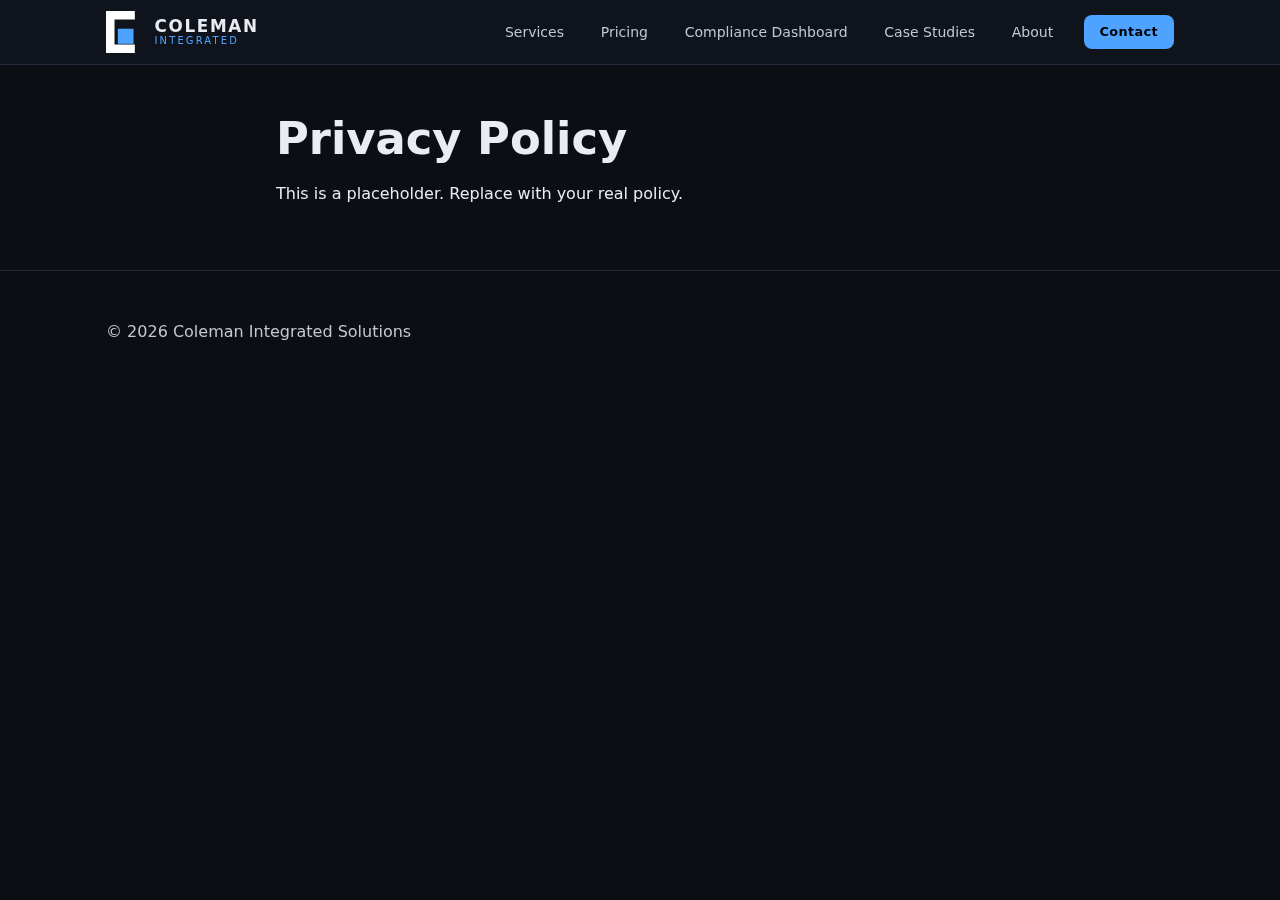
<file: privacy.html>
<!doctype html>
<html lang="en">
<head>
  <meta charset="utf-8">
  <meta name="viewport" content="width=device-width,initial-scale=1">
  <title>Privacy Policy — Coleman Integrated Solutions</title>
  <link rel="stylesheet" href="styles.css">
  <script defer src="scripts.js"></script>
</head>
<body>

  <header class="site-header">
    <div class="container">
      <a class="brand" href="index.html">
        <img src="assets/coleman-mark.svg" alt="Coleman Integrated Solutions" class="logo">
        <span class="brand-text"><strong class="brand-name">COLEMAN</strong><span class="brand-sub">INTEGRATED</span></span>
      </a>
      <button class="nav-toggle" aria-label="Toggle navigation">☰</button>
      <nav class="nav">
        <a href="index.html#services">Services</a>
        <a href="pricing.html">Pricing</a>
        <a href="dashboard.html">Compliance Dashboard</a>
        <a href="case-studies.html">Case Studies</a>
        <a href="about.html">About</a>
        <a href="contact.html" class="btn">Contact</a>
      </nav>
    </div>
  </header>


  <main class="section">
    <div class="container narrow">
      <h1>Privacy Policy</h1>
      <p>This is a placeholder. Replace with your real policy.</p>
    </div>
  </main>

  <footer class="site-footer"><div class="container"><p>© <span id="year"></span> Coleman Integrated Solutions</p></div></footer>
</body>
</html>
</file>
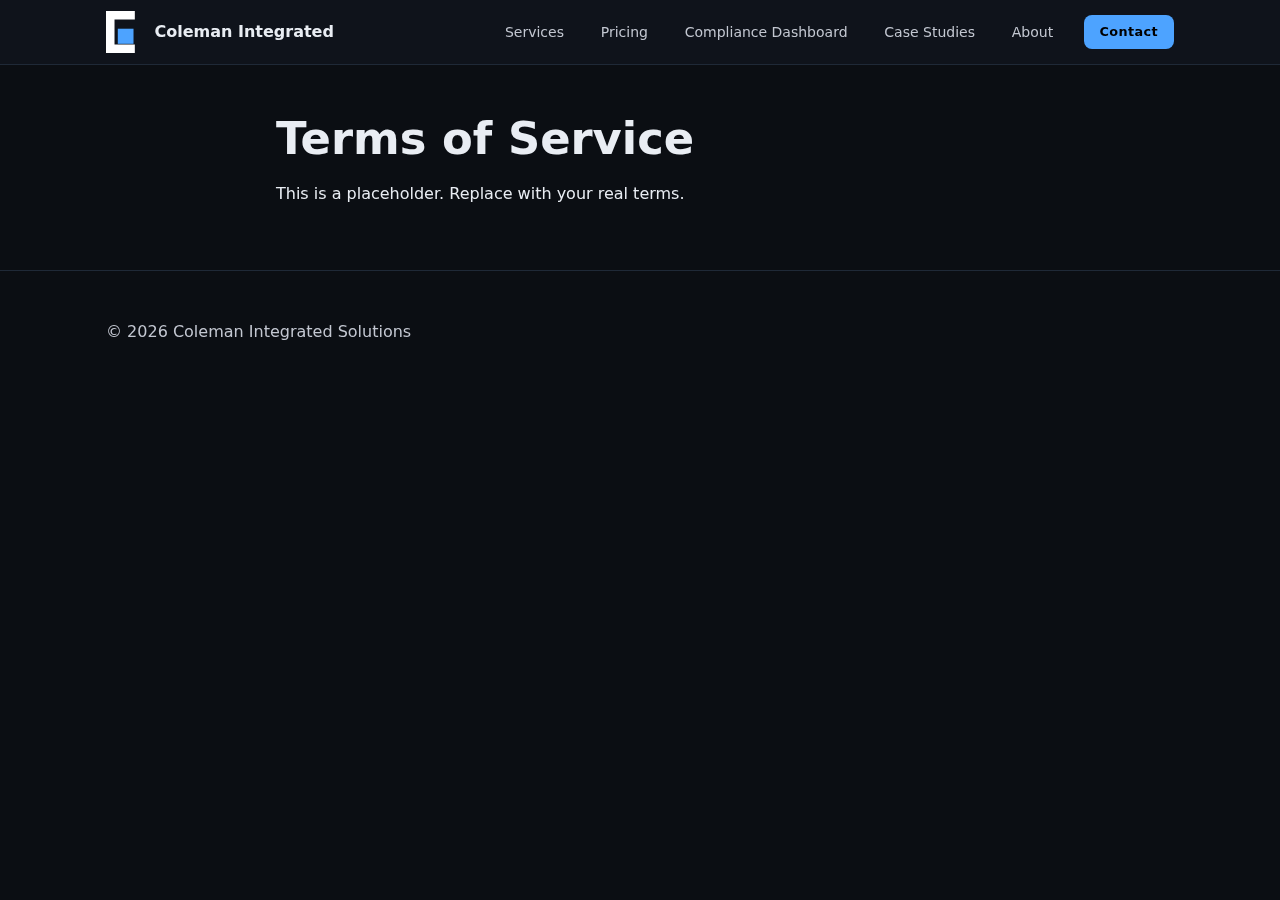
<file: terms.html>
<!doctype html>
<html lang="en">
<head>
  <meta charset="utf-8">
  <meta name="viewport" content="width=device-width,initial-scale=1">
  <title>Terms of Service — Coleman Integrated Solutions</title>
  <link rel="stylesheet" href="styles.css">
  <script defer src="scripts.js"></script>
</head>
<body>

  <header class="site-header">
    <div class="container">
      <a class="brand" href="index.html">
        <img src="assets/coleman-mark.svg" alt="Coleman Integrated Solutions" class="logo">
        <span class="brand-text">Coleman Integrated</span>
      </a>
      <button class="nav-toggle" aria-label="Toggle navigation">☰</button>
      <nav class="nav">
        <a href="index.html#services">Services</a>
        <a href="pricing.html">Pricing</a>
        <a href="dashboard.html">Compliance Dashboard</a>
        <a href="case-studies.html">Case Studies</a>
        <a href="about.html">About</a>
        <a href="contact.html" class="btn">Contact</a>
      </nav>
    </div>
  </header>


  <main class="section">
    <div class="container narrow">
      <h1>Terms of Service</h1>
      <p>This is a placeholder. Replace with your real terms.</p>
    </div>
  </main>

  <footer class="site-footer"><div class="container"><p>© <span id="year"></span> Coleman Integrated Solutions</p></div></footer>
</body>
</html>
</file>
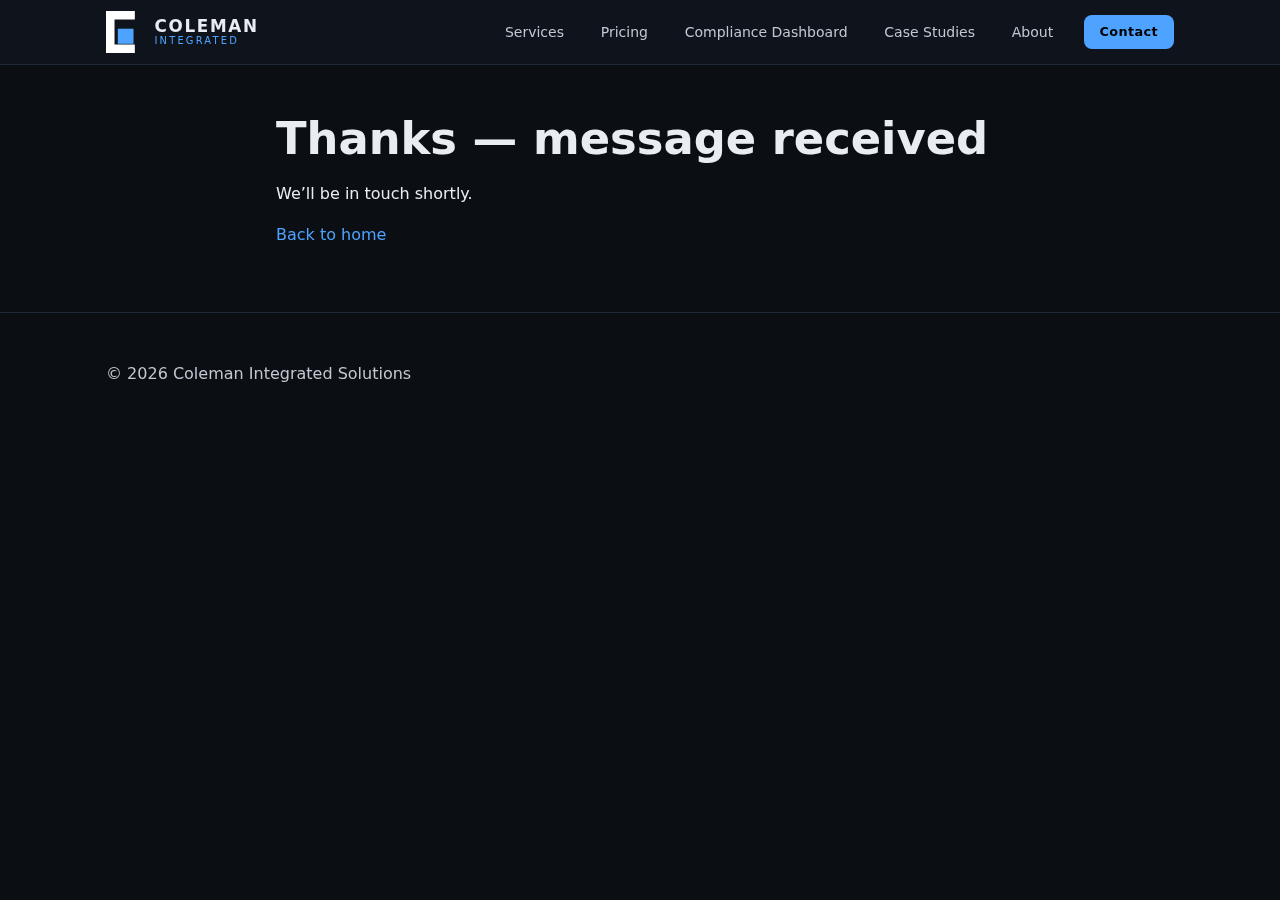
<file: thanks.html>
<!doctype html>
<html lang="en">
<head>
  <meta charset="utf-8">
  <meta name="viewport" content="width=device-width,initial-scale=1">
  <title>Thanks — Coleman Integrated Solutions</title>
  <link rel="stylesheet" href="styles.css">
  <script defer src="scripts.js"></script>
</head>
<body>
  <header class="site-header">
    <div class="container">
      <a class="brand" href="index.html">
        <img src="assets/coleman-mark.svg" alt="Coleman Integrated Solutions" class="logo">
        <span class="brand-text"><strong class="brand-name">COLEMAN</strong><span class="brand-sub">INTEGRATED</span></span>
      </a>
      <button class="nav-toggle" aria-label="Toggle navigation">☰</button>
      <nav class="nav">
        <a href="index.html#services">Services</a>
        <a href="pricing.html">Pricing</a>
        <a href="dashboard.html">Compliance Dashboard</a>
        <a href="case-studies.html">Case Studies</a>
        <a href="about.html">About</a>
        <a href="contact.html" class="btn">Contact</a>
      </nav>
    </div>
  </header>
  <main class="section">
    <div class="container narrow">
      <h1>Thanks — message received</h1>
      <p>We’ll be in touch shortly.</p>
      <p><a href="index.html">Back to home</a></p>
    </div>
  </main>
  <footer class="site-footer"><div class="container"><p>© <span id="year"></span> Coleman Integrated Solutions</p></div></footer>
</body>
</html>
</file>
<file: styles.css>
/* Minimal, modern, accessible */
:root { --bg:#0b0e13; --surface:#10151d; --muted:#c3c7d1; --text:#e9edf3; --primary:#4da3ff; --accent:#8b5cf6; --border:#1f2937; --chip:#0f172a; }
*{box-sizing:border-box}
html,body{margin:0;padding:0;background:var(--bg);color:var(--text);font:16px/1.6 system-ui,-apple-system,Segoe UI,Roboto,Inter,Arial,sans-serif}
a{color:var(--primary);text-decoration:none} a:hover{text-decoration:underline}
.container{max-width:1100px;margin:0 auto;padding:0 1rem}
.site-header{position:sticky;top:0;z-index:10;background:rgba(16,21,29,.8);backdrop-filter:saturate(150%) blur(10px);border-bottom:1px solid var(--border)}
.site-header .container{display:flex;align-items:center;justify-content:space-between;height:64px}

.brand{display:flex;align-items:center;gap:.65rem;font-weight:700;color:var(--text)}
.brand-text{display:inline-flex;flex-direction:column;gap:1px;line-height:1}
.brand-name{font-size:1.05rem;font-weight:800;letter-spacing:.1em;color:var(--text);display:block}
.brand-sub{font-size:.62rem;font-weight:500;letter-spacing:.22em;color:var(--primary);display:block}
.logo{height:42px;width:auto}
.nav{display:flex;gap:1rem;align-items:center}
.nav a{padding:.4rem .6rem;border-radius:.6rem}
.btn{background:var(--primary);color:#000;padding:.55rem .9rem;border-radius:.6rem;font-weight:700}
.btn:hover{filter:brightness(1.1)}
.nav-toggle{display:none;background:transparent;border:1px solid var(--border);border-radius:.6rem;color:var(--text);padding:.3rem .5rem}
.hero{padding:4rem 0;background:linear-gradient(135deg, rgba(77,163,255,.08), rgba(139,92,246,.06))}
.grid-2{display:grid;grid-template-columns:1.3fr 1fr;gap:2rem;align-items:center}
.grid-3{display:grid;grid-template-columns:repeat(3,1fr);gap:1.25rem}
.section{padding:3rem 0}
.section.alt{background:var(--surface)}
.card{background:var(--surface);border:1px solid var(--border);border-radius:1rem;padding:1.2rem}
.badge-list{display:grid;grid-template-columns:repeat(2,minmax(0,1fr));gap:.5rem;margin-top:1rem;padding-left:1rem}
.badge-list li{list-style:disc;color:var(--muted)}
.chips{display:flex;flex-wrap:wrap;gap:.5rem}
.chip{background:var(--chip);border:1px solid var(--border);padding:.35rem .6rem;border-radius:999px;color:var(--muted)}
.framework-chips{display:flex;flex-wrap:wrap;gap:.5rem;margin-top:1rem}
.fw-chip{font-size:.75rem;font-weight:600;letter-spacing:.04em;padding:.28rem .7rem;border-radius:999px;border:1px solid var(--border);color:var(--muted);background:rgba(255,255,255,.03)}
.checklist{padding-left:1.1rem}
.checklist li{list-style:'✓ ';margin:.4rem 0}
.site-footer{border-top:1px solid var(--border);padding:2rem 0;color:var(--muted)}
.container.narrow{max-width:760px}
.form{display:grid;gap:.75rem;margin-top:1rem}
.form input,.form textarea{width:100%;background:#0b1220;border:1px solid var(--border);border-radius:.5rem;color:var(--text);padding:.6rem}
.form label{display:grid;gap:.5rem;color:var(--muted)}
@media (max-width: 900px){
  .grid-2{grid-template-columns:1fr}
  .grid-3{grid-template-columns:1fr}
  .nav{display:none;position:absolute;right:1rem;top:64px;flex-direction:column;background:var(--surface);border:1px solid var(--border);padding:.75rem;border-radius:.75rem}
  .nav.open{display:flex}
  .nav-toggle{display:inline-block}
}

/* === Industries Section === */
#industries { padding: 64px 0; background: #0e141b; color: #e6f0f7; }
#industries .container { max-width: 1200px; margin: 0 auto; padding: 0 16px; }
#industries h2 { text-align:center; margin:0 0 8px; font-size:1.9rem; }
#industries .section-kicker { text-align:center; opacity:.8; margin-bottom: 24px; }
.industries-grid { display:grid; grid-template-columns: repeat(4, minmax(220px,1fr)); gap: 20px; }
.industry-card { background:#121923; border:1px solid rgba(255,255,255,.06); border-radius:16px; padding:18px; box-shadow:0 2px 10px rgba(0,0,0,.25); transition: transform .2s ease, box-shadow .2s ease; display:flex; flex-direction:column; }
.industry-card:hover { transform: translateY(-3px); box-shadow:0 6px 20px rgba(0,0,0,.35); }
.industry-card h3 { margin:10px 0 6px; font-size:1.1rem; }
.industry-card p { margin:0 0 10px; opacity:.9; }
.industry-card ul { margin:0; padding-left:18px; }
.industry-card li { margin:6px 0; }
.icon-wrap { width:40px; height:40px; border-radius:10px; background: rgba(116,192,252,.12); display:flex; align-items:center; justify-content:center; }
.icon-wrap svg { width:22px; height:22px; color:#74c0fc; }

@media (max-width: 1100px) {
  .industries-grid { grid-template-columns: repeat(2, minmax(220px,1fr)); }
}
@media (max-width: 640px) {
  .industries-grid { grid-template-columns: 1fr; }
}

/* === Unified Industries styling === */
.industry-card,
.card.industry {
  background: #121923;              /* same background for all */
  border: 1px solid rgba(255,255,255,.06);
  border-radius: 14px;
  padding: 16px;
  display: flex;
  flex-direction: column;
  justify-content: flex-start;
  color: #e6f0f7;
  box-shadow: 0 6px 16px rgba(0,0,0,.25);
  min-height: 260px;                /* enforce equal height */
}

/* keep headings consistent */
.industry-card h3,
.card.industry h3 {
  margin: 0 0 8px;
  font-size: 1.1rem;
}

/* force equal height grid */
.industries-grid,
.cards.grid-3 {
  display: grid;
  grid-template-columns: repeat(3, 1fr);
  gap: 20px;
}

@media (max-width: 900px) {
  .industries-grid,
  .cards.grid-3 {
    grid-template-columns: 1fr;
  }
}



/* === Cyber Feeds Section (GitHub Pages) === */
#cyber-feeds { background:#0b0f14; color:#e6f0f7; padding:48px 0; margin-top:24px; border-top:1px solid rgba(255,255,255,.08); }
#cyber-feeds .container{ max-width:1200px; margin:0 auto; padding:0 16px;}
#cyber-feeds h2{ text-align:center; margin:0 0 8px; font-size:1.8rem;}
#cyber-feeds .feeds-subtitle{ text-align:center; margin:0 0 8px; opacity:.8; font-size:.95rem;}
#cyber-feeds .feeds-updated{ text-align:center; opacity:.6; font-size:.85rem; margin-bottom:16px;}
.feeds-container{ display:grid; grid-template-columns: repeat(3, 1fr); gap:20px; margin-top:20px; }
.feed-box{ background:#121923; padding:16px; border-radius:14px; box-shadow:0 2px 10px rgba(0,0,0,.25); border:1px solid rgba(255,255,255,.06); min-height:220px; }
.feed-box h3{ margin:0 0 10px; font-size:1.05rem; border-bottom:1px solid rgba(255,255,255,.08); padding-bottom:6px;}
.feed-list{ list-style:none; padding:0; margin:0;}
.feed-list li{ margin:8px 0; line-height:1.3;}
.feed-list a{ color:#74c0fc; text-decoration:none;}
.feed-list a:hover{ text-decoration:underline;}
@media (max-width:900px){ .feeds-container{ grid-template-columns:1fr; } }





/* Industry icon pill */
.icon-pill{
  width:36px;height:36px;
  display:inline-flex;align-items:center;justify-content:center;
  border-radius:999px;
  background:rgba(255,255,255,.06);
  border:1px solid rgba(255,255,255,.10);
  margin-bottom:8px;
}
.icon-pill svg{display:block}
.card.industry ul{margin:8px 0 0 18px}
.card.industry .small{opacity:.8}

/* =====================================================
   REDESIGN ADDITIONS
   ===================================================== */

/* --- Hero enhancements --- */
.hero-eyebrow {
  font-size:.8rem;font-weight:700;letter-spacing:.1em;text-transform:uppercase;
  color:var(--primary);margin:0 0 .6rem;
}
.hero-sub { font-size:1.05rem; color:var(--muted); margin:.75rem 0 1.5rem; max-width:520px; }
.cta-row { display:flex; gap:.75rem; flex-wrap:wrap; align-items:center; }
.btn-lg { padding:.7rem 1.4rem; font-size:1rem; }

/* Hero card glow */
.card--glow {
  border:1px solid rgba(77,163,255,.3);
  box-shadow: 0 0 0 1px rgba(77,163,255,.1), 0 8px 32px rgba(77,163,255,.12);
}
.card-header-row { display:flex; align-items:center; justify-content:space-between; margin-bottom:.25rem; }
.badge-live {
  font-size:.65rem; font-weight:700; letter-spacing:.08em; text-transform:uppercase;
  background:rgba(77,163,255,.15); color:var(--primary); border:1px solid rgba(77,163,255,.3);
  padding:.2rem .5rem; border-radius:999px;
}
.score { font-size:3rem; font-weight:800; line-height:1; margin:.25rem 0; }
.score span { font-size:1.2rem; font-weight:400; color:var(--muted); }
.score-bar-wrap { height:6px; background:var(--border); border-radius:999px; overflow:hidden; margin:.25rem 0 0; }
.score-bar { height:100%; background:linear-gradient(90deg,var(--primary),var(--accent)); border-radius:999px; transition:width .6s ease; }
.mini-stats { display:grid; grid-template-columns:repeat(3,1fr); gap:.5rem; margin-top:1rem; }
.mini-stat { display:flex; flex-direction:column; align-items:center; background:rgba(255,255,255,.03); border:1px solid var(--border); border-radius:.5rem; padding:.5rem .25rem; }
.mini-num { font-size:1.2rem; font-weight:700; color:var(--primary); }
.mini-lbl { font-size:.7rem; color:var(--muted); text-align:center; margin-top:.1rem; }

/* Hero metrics bar */
.hero-metrics {
  border-top:1px solid var(--border); background:rgba(255,255,255,.02);
  padding:1.25rem 0; margin-top:2.5rem;
}
.metrics-row {
  display:flex; align-items:center; justify-content:center; gap:1.5rem; flex-wrap:wrap;
}
.metric { display:flex; flex-direction:column; align-items:center; gap:.15rem; }
.metric-num { font-size:1.75rem; font-weight:800; color:var(--primary); line-height:1; }
.metric-lbl { font-size:.78rem; color:var(--muted); text-transform:uppercase; letter-spacing:.05em; }
.metric-div { width:1px; height:2rem; background:var(--border); }
@media(max-width:640px){ .metric-div{display:none} .metrics-row{gap:1rem} }

/* --- Platform bar / Marquee --- */
.platform-bar {
  background: var(--surface);
  border-top: 1px solid var(--border);
  border-bottom: 1px solid var(--border);
  padding: .75rem 0 0;
  overflow: hidden;
}
.platform-label {
  font-size: .72rem; font-weight: 700; text-transform: uppercase;
  letter-spacing: .1em; color: var(--muted); margin: 0 0 .6rem;
}
.marquee-track {
  overflow: hidden;
  width: 100%;
  /* fade edges */
  -webkit-mask-image: linear-gradient(to right, transparent 0%, black 8%, black 92%, transparent 100%);
  mask-image: linear-gradient(to right, transparent 0%, black 8%, black 92%, transparent 100%);
  padding: .5rem 0 .75rem;
}
.marquee-inner {
  display: flex;
  gap: .65rem;
  width: max-content;
  animation: marquee 40s linear infinite;
}
.marquee-inner:hover { animation-play-state: paused; }
@keyframes marquee {
  from { transform: translateX(0); }
  to   { transform: translateX(-50%); }
}
.platform-bar { padding-bottom: .75rem; }
.platform-chip {
  font-size: .78rem; font-weight: 500; white-space: nowrap;
  padding: .28rem .75rem; border-radius: 999px;
  background: rgba(77,163,255,.07); border: 1px solid rgba(77,163,255,.18);
  color: var(--primary); flex-shrink: 0;
}
.platform-chip--fw {
  background: rgba(139,92,246,.08); border-color: rgba(139,92,246,.22);
  color: var(--accent);
}
.marquee-inner--reverse { animation-direction: reverse; }
.marquee-track + .marquee-track { margin-top: .4rem; }

/* --- How it works / Steps --- */
.section--steps { background:var(--surface); }
.section-eyebrow { font-size:.75rem; font-weight:700; text-transform:uppercase; letter-spacing:.1em; color:var(--accent); margin:0 0 .4rem; }
.section-sub { color:var(--muted); font-size:1rem; margin:.5rem 0 2rem; max-width:560px; }
.steps { display:grid; grid-template-columns:repeat(3,1fr); gap:1.5rem; }
.step {
  background:var(--bg); border:1px solid var(--border); border-radius:1rem; padding:1.5rem;
  position:relative; transition:border-color .2s, box-shadow .2s;
}
.step:hover { border-color:rgba(77,163,255,.4); box-shadow:0 4px 20px rgba(77,163,255,.1); }
.step-num {
  font-size:2.5rem; font-weight:900; line-height:1;
  background:linear-gradient(135deg,var(--primary),var(--accent));
  -webkit-background-clip:text; -webkit-text-fill-color:transparent; background-clip:text;
  margin-bottom:.75rem; display:block;
}
.step h3 { margin:.25rem 0 .5rem; font-size:1.1rem; }
.step p { color:var(--muted); font-size:.95rem; margin:0; }
@media(max-width:900px){ .steps{grid-template-columns:1fr} }

/* --- Case studies --- */
.hero--sub { padding:3rem 0 2rem; }
.case-studies-list { display:flex; flex-direction:column; gap:2rem; }
.case-card {
  background:var(--surface); border:1px solid var(--border); border-radius:1rem; padding:2rem;
  transition:border-color .2s;
}
.case-card:hover { border-color:rgba(77,163,255,.35); }
.case-meta { margin-bottom:.6rem; }
.case-tag {
  font-size:.75rem; font-weight:700; text-transform:uppercase; letter-spacing:.06em;
  color:var(--accent); background:rgba(139,92,246,.1); border:1px solid rgba(139,92,246,.2);
  padding:.2rem .6rem; border-radius:999px;
}
.case-card h2 { margin:.5rem 0 1rem; font-size:1.4rem; }
.case-situation { color:var(--muted); }
.case-results {
  display:flex; gap:1.5rem; margin-top:1.5rem; padding-top:1.5rem;
  border-top:1px solid var(--border); flex-wrap:wrap;
}
.case-result { display:flex; flex-direction:column; }
.result-num { font-size:1.6rem; font-weight:800; color:var(--primary); line-height:1; }
.result-lbl { font-size:.78rem; color:var(--muted); margin-top:.2rem; }

/* --- CTA band --- */
.cta-band {
  background:linear-gradient(135deg, rgba(77,163,255,.1), rgba(139,92,246,.08));
  border-top:1px solid var(--border); border-bottom:1px solid var(--border);
  padding:3.5rem 0; text-align:center;
}
.cta-band h2 { margin:0 0 .5rem; font-size:1.8rem; }
.cta-band p { color:var(--muted); margin:0 0 1.5rem; }

/* --- Footer grid --- */
.footer-grid {
  display:grid; grid-template-columns:2fr 1fr 1fr 1fr; gap:2rem;
  padding-top:2.5rem; padding-bottom:1.5rem;
}
.footer-brand .brand { font-size:.9rem; }
.footer-links { display:flex; flex-direction:column; gap:.4rem; }
.footer-links a, .footer-links span { font-size:.85rem; color:var(--muted); }
.footer-links a:hover { color:var(--text); text-decoration:none; }
.footer-heading { font-size:.7rem; font-weight:700; text-transform:uppercase; letter-spacing:.08em; color:var(--text); margin:0 0 .5rem; }
.footer-bottom { border-top:1px solid var(--border); padding-top:1rem; padding-bottom:1.5rem; }
@media(max-width:900px){
  .footer-grid { grid-template-columns:1fr 1fr; }
  .footer-brand { grid-column:1/-1; }
}
@media(max-width:540px){
  .footer-grid { grid-template-columns:1fr; }
}

/* --- Scroll fade-in --- */
.fade-up { opacity:0; transform:translateY(20px); transition:opacity .5s ease, transform .5s ease; }
.fade-up.visible { opacity:1; transform:none; }


/* === Unified Industry Cards === */
.industries-unified {
  display: grid;
  grid-template-columns: repeat(3, 1fr);
  gap: 1.25rem;
  margin-top: 2rem;
}
@media (max-width: 900px) { .industries-unified { grid-template-columns: repeat(2, 1fr); } }
@media (max-width: 600px) { .industries-unified { grid-template-columns: 1fr; } }

.ind-card {
  background: var(--surface);
  border: 1px solid var(--border);
  border-radius: 1rem;
  padding: 1.25rem 1.5rem 1.5rem;
  display: flex;
  flex-direction: column;
  transition: border-color .2s, box-shadow .2s;
}
.ind-card:hover {
  border-color: rgba(77,163,255,.35);
  box-shadow: 0 4px 24px rgba(77,163,255,.08);
}
.ind-icon {
  width: 38px; height: 38px;
  display: flex; align-items: center; justify-content: center;
  border-radius: 10px;
  background: rgba(77,163,255,.1);
  border: 1px solid rgba(77,163,255,.2);
  color: var(--primary);
  margin-bottom: .75rem;
  flex-shrink: 0;
}
.ind-card h3 { margin: 0 0 .4rem; font-size: 1.05rem; }
.ind-outcome { font-size: .9rem; color: var(--muted); margin: 0 0 .75rem; line-height: 1.5; }
.ind-list { margin: 0 0 1rem 1.1rem; padding: 0; }
.ind-list li { font-size: .85rem; color: var(--muted); margin: .3rem 0; list-style: disc; }
.ind-tags { display: flex; flex-wrap: wrap; gap: .4rem; margin-top: auto; padding-top: .75rem; }
.ind-tag {
  font-size: .68rem; font-weight: 600; letter-spacing: .04em;
  padding: .18rem .55rem; border-radius: 999px;
  background: rgba(139,92,246,.1); border: 1px solid rgba(139,92,246,.2);
  color: var(--accent);
}

/* === Improved Cyber Feeds === */
#cyber-feeds {
  background: var(--surface);
  border-top: 1px solid var(--border);
  padding: 3rem 0;
}
#cyber-feeds h2 { margin: .25rem 0 0; }
.feeds-grid {
  display: grid;
  grid-template-columns: repeat(3, 1fr);
  gap: 1.25rem;
  margin-top: 1.5rem;
}
@media (max-width: 900px) { .feeds-grid { grid-template-columns: 1fr; } }
.feed-hdr {
  display: flex; align-items: center; justify-content: space-between;
  margin-bottom: .75rem; padding-bottom: .5rem;
  border-bottom: 1px solid var(--border);
}
.feed-hdr h3 { margin: 0; font-size: 1rem; }
.feed-badge {
  font-size: .65rem; font-weight: 700; letter-spacing: .05em; text-transform: uppercase;
  padding: .15rem .45rem; border-radius: 999px;
  background: rgba(77,163,255,.1); border: 1px solid rgba(77,163,255,.2); color: var(--primary);
  white-space: nowrap;
}
.feeds-note {
  display: flex; align-items: flex-start; gap: .6rem;
  background: rgba(77,163,255,.05); border: 1px solid rgba(77,163,255,.15);
  border-radius: .75rem; padding: .9rem 1.1rem; margin-top: 1.5rem;
  color: var(--muted); font-size: .88rem;
}
.feeds-note svg { color: var(--primary); flex-shrink: 0; margin-top: .15rem; }
.feeds-note p { margin: 0; }

/* === Service Pillars === */
.section--alt { background: var(--surface); }
.pillars {
  display: grid;
  grid-template-columns: repeat(3, 1fr);
  gap: 1.5rem;
  margin-top: 2rem;
  align-items: start;
}
@media (max-width: 900px) { .pillars { grid-template-columns: 1fr; } }

.pillar {
  background: var(--bg);
  border: 1px solid var(--border);
  border-radius: 1rem;
  padding: 1.5rem;
  display: flex;
  flex-direction: column;
  transition: border-color .2s, box-shadow .2s;
}
.pillar:hover {
  border-color: rgba(77,163,255,.3);
  box-shadow: 0 4px 24px rgba(77,163,255,.07);
}

/* Featured core pillar */
.pillar--core {
  border-color: rgba(77,163,255,.35);
  box-shadow: 0 0 0 1px rgba(77,163,255,.1), 0 4px 32px rgba(77,163,255,.1);
  position: relative;
  overflow: hidden;
}
.pillar--core::before {
  content: '';
  position: absolute;
  top: 0; left: 0; right: 0;
  height: 3px;
  background: linear-gradient(90deg, var(--primary), var(--accent));
}

.pillar-top {
  display: flex;
  align-items: center;
  gap: .6rem;
  margin-bottom: 1rem;
}
.pillar-icon {
  width: 36px; height: 36px;
  display: flex; align-items: center; justify-content: center;
  border-radius: 9px;
  background: rgba(77,163,255,.1);
  border: 1px solid rgba(77,163,255,.2);
  color: var(--primary);
  flex-shrink: 0;
}
.pillar-badge {
  font-size: .65rem; font-weight: 700; letter-spacing: .07em; text-transform: uppercase;
  padding: .2rem .55rem; border-radius: 999px;
  background: rgba(77,163,255,.15); border: 1px solid rgba(77,163,255,.3);
  color: var(--primary);
}
.pillar-badge--neutral {
  background: rgba(255,255,255,.05); border-color: var(--border);
  color: var(--muted);
}
.pillar h3 { margin: 0 0 .5rem; font-size: 1.15rem; }
.pillar-desc { font-size: .9rem; color: var(--muted); margin: 0 0 1rem; line-height: 1.55; }
.pillar-list { margin: 0 0 1.5rem 1.1rem; padding: 0; }
.pillar-list li { font-size: .85rem; color: var(--muted); margin: .35rem 0; list-style: disc; }
.pillar-link {
  display: inline-block; margin-top: auto;
  font-size: .85rem; font-weight: 600; color: var(--primary);
}
.pillar-link:hover { text-decoration: underline; }

/* =====================================================
   GLOBAL POLISH & CONSISTENCY OVERRIDES
   ===================================================== */

/* Base typography — establish consistent scale */
h1 { font-size: clamp(1.9rem, 4.5vw, 2.8rem); font-weight: 800; line-height: 1.15; margin: 0 0 .5rem; }
h2 { font-size: 1.85rem; font-weight: 700; line-height: 1.2; margin: 0 0 .25rem; }
h3 { font-size: 1.05rem; font-weight: 600; line-height: 1.3; margin: 0 0 .4rem; }

/* Utility classes (were referenced in HTML but never defined) */
.muted { color: var(--muted); }
.small { font-size: .85rem; }
.link { color: var(--primary); font-weight: 500; }
.link:hover { text-decoration: underline; }

/* Section rhythm: alternate --bg / --surface */
/* How it works → --bg (was --surface, same as adjacent sections) */
.section--steps { background: var(--bg); }

/* Industries → --bg to alternate with Services (--surface) and Feeds (--surface) */
#industries {
  padding: 3rem 0;
  background: var(--bg);
  color: inherit;
}
/* Counteract old ID-rule: centred heading & wider container */
#industries h2 { text-align: left; font-size: 1.85rem; }
#industries .container { max-width: 1100px; padding: 0 1rem; }
#industries .section-kicker { text-align: left; }

/* Cyber Feeds: fix old ID rules (centred h2, wide container) */
#cyber-feeds .container { max-width: 1100px; padding: 0 1rem; }
#cyber-feeds h2 { text-align: left; font-size: 1.85rem; }
#cyber-feeds { padding: 3rem 0; margin-top: 0; }

/* Industries section: override old padding */
#industries { padding: 3rem 0; }

/* === Header & Nav refresh ===================================================
   Goals:
   - Nav links: muted colour so the Contact CTA has clear hierarchy
   - Hover: pill background + brighten text (not underline)
   - Tighter, more intentional spacing
   - Cleaner mobile toggle
   =========================================================================== */

/* Nav links */
.nav a:not(.btn) {
  font-size: .875rem;
  font-weight: 500;
  color: var(--muted);
  padding: .38rem .65rem;
  border-radius: .5rem;
  transition: color .15s ease, background .15s ease;
}
.nav a:not(.btn):hover {
  color: var(--text);
  background: rgba(255,255,255,.07);
  text-decoration: none;
}

/* Contact / CTA button in nav */
.nav .btn {
  font-size: .8rem;
  font-weight: 700;
  letter-spacing: .03em;
  padding: .42rem 1rem;
  border-radius: .5rem;
  margin-left: .25rem;
}

/* Mobile toggle — hidden on desktop, styled on mobile */
.nav-toggle { display: none; }

@media (max-width: 900px) {
  .nav-toggle {
    width: 36px;
    height: 36px;
    display: flex;
    flex-direction: column;
    align-items: center;
    justify-content: center;
    gap: 5px;
    padding: 0;
    background: rgba(255,255,255,.04);
    border: 1px solid rgba(255,255,255,.1);
    border-radius: .5rem;
    cursor: pointer;
    transition: background .15s;
    font-size: 0;
    color: transparent;
  }
  .nav-toggle:hover { background: rgba(255,255,255,.09); }
  .nav-toggle::before,
  .nav-toggle::after,
  .nav-toggle span {
    content: '';
    display: block;
    width: 18px;
    height: 1.5px;
    background: var(--muted);
    border-radius: 2px;
    transition: background .15s;
  }
  .nav-toggle:hover::before,
  .nav-toggle:hover::after,
  .nav-toggle:hover span { background: var(--text); }
}

/* === About page === */
.about-grid {
  display: grid;
  grid-template-columns: 340px 1fr;
  gap: 3rem;
  align-items: start;
}
@media (max-width: 900px) { .about-grid { grid-template-columns: 1fr; } }

.about-photo img {
  width: 100%;
  border-radius: 1rem;
  box-shadow: 0 8px 32px rgba(0,0,0,.4);
  display: block;
}
.about-bio h2 { margin: .25rem 0 1rem; }
.about-bio p { color: var(--muted); margin: 0 0 1rem; line-height: 1.7; }
.about-cta-row { display: flex; gap: 1rem; align-items: center; margin-top: 1.5rem; flex-wrap: wrap; }

/* Expertise grid */
.expertise-grid {
  display: grid;
  grid-template-columns: repeat(3, 1fr);
  gap: 1.25rem;
  margin-top: 2rem;
}
@media (max-width: 900px) { .expertise-grid { grid-template-columns: 1fr; } }

.expertise-card {
  background: var(--bg);
  border: 1px solid var(--border);
  border-radius: 1rem;
  padding: 1.4rem 1.5rem;
  transition: border-color .2s;
}
.expertise-card:hover { border-color: rgba(77,163,255,.3); }
.expertise-icon {
  width: 38px; height: 38px;
  display: flex; align-items: center; justify-content: center;
  border-radius: 10px;
  background: rgba(77,163,255,.1); border: 1px solid rgba(77,163,255,.2);
  color: var(--primary); margin-bottom: .75rem;
}
.expertise-card h3 { margin: 0 0 .75rem; }
.expertise-list { margin: 0 0 0 1.1rem; padding: 0; }
.expertise-list li { font-size: .85rem; color: var(--muted); margin: .35rem 0; list-style: disc; }

/* Philosophy section */
.philosophy-grid {
  display: grid;
  grid-template-columns: 280px 1fr;
  gap: 3rem;
  align-items: start;
}
@media (max-width: 900px) { .philosophy-grid { grid-template-columns: 1fr; } }

.philosophy-points { display: flex; flex-direction: column; gap: 1.5rem; }
.philo-point {
  display: flex;
  gap: 1.25rem;
  align-items: flex-start;
  padding-bottom: 1.5rem;
  border-bottom: 1px solid var(--border);
}
.philo-point:last-child { border-bottom: none; padding-bottom: 0; }
.philo-num {
  font-size: 1.4rem; font-weight: 900; line-height: 1;
  background: linear-gradient(135deg, var(--primary), var(--accent));
  -webkit-background-clip: text; -webkit-text-fill-color: transparent; background-clip: text;
  flex-shrink: 0; width: 2rem; padding-top: .1rem;
}
.philo-point h3 { margin: 0 0 .3rem; font-size: 1rem; }
.philo-point p { margin: 0; font-size: .9rem; line-height: 1.6; }

/* =====================================================
   COMPLIANCE DASHBOARD
   ===================================================== */

/* Dashboard hero */
.dash-hero {
  background: linear-gradient(135deg, rgba(77,163,255,.07), rgba(139,92,246,.05));
  border-bottom: 1px solid var(--border);
  padding: 2.5rem 0 2rem;
}
.dash-hero h1 { margin: .25rem 0 .5rem; }
.dash-meta {
  display: flex; gap: 1.5rem; align-items: center; flex-wrap: wrap;
  margin-top: 1.25rem; padding-top: 1.25rem; border-top: 1px solid var(--border);
  color: var(--muted); font-size: .85rem;
}
.dash-meta-item { display: flex; gap: .4rem; align-items: center; }
.dash-meta-dot {
  width: 6px; height: 6px; border-radius: 50%;
  background: #22c55e; display: inline-block; flex-shrink: 0;
  box-shadow: 0 0 6px rgba(34,197,94,.6);
}
.dash-export-btn {
  margin-left: auto;
  display: inline-flex; align-items: center; gap: .45rem;
  font-size: .8rem; font-weight: 700; letter-spacing: .03em;
  padding: .4rem .9rem; border-radius: .5rem;
  background: rgba(77,163,255,.12); border: 1px solid rgba(77,163,255,.28);
  color: var(--primary); cursor: pointer; transition: background .15s;
}
.dash-export-btn:hover { background: rgba(77,163,255,.2); text-decoration: none; }

/* Score card */
.score-card {
  background: var(--surface);
  border: 1px solid rgba(77,163,255,.3);
  box-shadow: 0 0 0 1px rgba(77,163,255,.1), 0 8px 32px rgba(77,163,255,.1);
  border-radius: 1rem; padding: 1.4rem;
}
.score-header { display: flex; align-items: center; justify-content: space-between; margin-bottom: .5rem; }
.score-header h3 { margin: 0; font-size: .9rem; color: var(--muted); font-weight: 500; }
.score-val { font-size: 3.2rem; font-weight: 800; line-height: 1; color: var(--text); }
.score-val span { font-size: 1.1rem; font-weight: 400; color: var(--muted); }
.score-bar-wrap { height: 6px; background: var(--border); border-radius: 999px; overflow: hidden; margin: .6rem 0 .4rem; }
.score-bar { height: 100%; background: linear-gradient(90deg, var(--primary), var(--accent)); border-radius: 999px; }
.score-target { font-size: .78rem; color: var(--muted); }

/* Scan summary mini-stats */
.scan-summary {
  display: grid; grid-template-columns: repeat(3, 1fr); gap: .75rem;
}
.scan-stat {
  background: var(--surface); border: 1px solid var(--border); border-radius: .75rem;
  padding: .85rem .75rem; display: flex; flex-direction: column; align-items: center; gap: .1rem;
}
.scan-num { font-size: 1.45rem; font-weight: 800; color: var(--primary); line-height: 1; }
.scan-lbl { font-size: .72rem; color: var(--muted); text-align: center; }

/* KPI top row */
.dash-kpi-row {
  display: grid; grid-template-columns: 280px 1fr; gap: 1.25rem; align-items: start;
}
@media (max-width: 900px) { .dash-kpi-row { grid-template-columns: 1fr; } }

/* Chart cards */
.chart-card {
  background: var(--surface); border: 1px solid var(--border); border-radius: 1rem; padding: 1.4rem;
}
.chart-card h3 { margin: 0 0 1rem; font-size: .95rem; color: var(--muted); font-weight: 500; }
.donut-grid {
  display: grid; grid-template-columns: repeat(3, 1fr); gap: 1.25rem;
}
@media (max-width: 700px) { .donut-grid { grid-template-columns: 1fr; } }
.donut-card {
  background: var(--surface); border: 1px solid var(--border); border-radius: 1rem; padding: 1.2rem;
  display: flex; flex-direction: column; align-items: center;
}
.donut-card h3 { margin: 0 0 .75rem; font-size: .9rem; color: var(--muted); font-weight: 500; align-self: flex-start; }
.donut-wrap { position: relative; width: 130px; height: 130px; }
.donut-center {
  position: absolute; inset: 0; display: flex; flex-direction: column;
  align-items: center; justify-content: center; pointer-events: none;
}
.donut-pct { font-size: 1.4rem; font-weight: 800; line-height: 1; }
.donut-sub { font-size: .7rem; color: var(--muted); }
.donut-legend {
  display: flex; gap: .75rem; margin-top: .85rem; font-size: .78rem;
}
.legend-dot { width: 8px; height: 8px; border-radius: 50%; display: inline-block; }

/* Findings */
.findings-header {
  display: flex; align-items: center; justify-content: space-between; flex-wrap: wrap; gap: .5rem;
  margin-bottom: 1.25rem;
}
.findings-grid {
  display: grid; grid-template-columns: repeat(3, 1fr); gap: 1.25rem;
}
@media (max-width: 700px) { .findings-grid { grid-template-columns: 1fr; } }
.finding-card {
  background: var(--surface); border-radius: 1rem; padding: 1.25rem;
  border-left: 3px solid transparent;
}
.finding-card--high {
  border-color: #ef4444;
  box-shadow: inset 4px 0 0 rgba(239,68,68,.15);
}
.finding-card--medium {
  border-color: #f59e0b;
  box-shadow: inset 4px 0 0 rgba(245,158,11,.12);
}
.finding-card--low {
  border-color: var(--muted);
}
.finding-sev {
  display: flex; align-items: center; gap: .5rem; margin-bottom: .6rem;
}
.finding-sev-dot { width: 8px; height: 8px; border-radius: 50%; flex-shrink: 0; }
.finding-sev-dot--high { background: #ef4444; box-shadow: 0 0 6px rgba(239,68,68,.5); }
.finding-sev-dot--medium { background: #f59e0b; box-shadow: 0 0 6px rgba(245,158,11,.4); }
.finding-sev-dot--low { background: var(--muted); }
.finding-sev-label { font-size: .7rem; font-weight: 700; letter-spacing: .07em; text-transform: uppercase; }
.finding-count { font-size: 2.4rem; font-weight: 800; line-height: 1; margin: .25rem 0; }
.finding-count--high { color: #ef4444; }
.finding-count--medium { color: #f59e0b; }
.finding-count--low { color: var(--muted); }
.finding-examples { margin: .75rem 0 0 0; padding: 0; border-top: 1px solid var(--border); padding-top: .75rem; }
.finding-examples li {
  font-size: .8rem; color: var(--muted); margin: .3rem 0;
  list-style: none; padding-left: .9rem; position: relative;
}
.finding-examples li::before { content: '→'; position: absolute; left: 0; color: inherit; opacity: .5; }

/* PSIRT table */
.psirt-table-wrap { overflow-x: auto; border-radius: .75rem; border: 1px solid var(--border); }
.psirt-table {
  width: 100%; border-collapse: collapse; font-size: .875rem;
}
.psirt-table th {
  background: rgba(255,255,255,.03); text-align: left; padding: .7rem 1rem;
  font-size: .72rem; font-weight: 700; letter-spacing: .07em; text-transform: uppercase;
  color: var(--muted); border-bottom: 1px solid var(--border); white-space: nowrap;
}
.psirt-table td { padding: .75rem 1rem; border-bottom: 1px solid rgba(255,255,255,.04); vertical-align: middle; }
.psirt-table tr:last-child td { border-bottom: none; }
.psirt-table tr:hover td { background: rgba(255,255,255,.02); }
.psirt-cve { font-family: monospace; font-size: .82rem; color: var(--primary); }
.psirt-sev {
  display: inline-block; font-size: .68rem; font-weight: 700; letter-spacing: .06em;
  text-transform: uppercase; padding: .18rem .55rem; border-radius: 999px;
}
.psirt-sev--critical { background: rgba(239,68,68,.15); color: #ef4444; border: 1px solid rgba(239,68,68,.3); }
.psirt-sev--high { background: rgba(249,115,22,.15); color: #f97316; border: 1px solid rgba(249,115,22,.3); }
.psirt-sev--medium { background: rgba(245,158,11,.12); color: #f59e0b; border: 1px solid rgba(245,158,11,.25); }
.psirt-status {
  display: inline-flex; align-items: center; gap: .35rem;
  font-size: .78rem;
}
.status-dot { width: 6px; height: 6px; border-radius: 50%; flex-shrink: 0; }
.status-dot--open { background: #ef4444; }
.status-dot--inprog { background: #f59e0b; }
.status-dot--patched { background: #22c55e; }

/* Coverage bars */
.coverage-list { display: flex; flex-direction: column; gap: 1rem; }
.cover-row { display: grid; grid-template-columns: 130px 1fr 3rem; gap: .75rem; align-items: center; }
.cover-label { font-size: .85rem; color: var(--muted); white-space: nowrap; }
.cover-track { height: 8px; background: var(--border); border-radius: 999px; overflow: hidden; }
.cover-fill { height: 100%; border-radius: 999px; background: linear-gradient(90deg, var(--primary), var(--accent)); transition: width .8s ease; }
.cover-count { font-size: .82rem; font-weight: 700; color: var(--text); text-align: right; }

/* Dashboard export CTA */
.dash-cta {
  background: linear-gradient(135deg, rgba(77,163,255,.08), rgba(139,92,246,.06));
  border: 1px solid rgba(77,163,255,.2); border-radius: 1rem;
  padding: 2rem; display: flex; align-items: center; justify-content: space-between;
  flex-wrap: wrap; gap: 1rem; margin-top: 2rem;
}
.dash-cta-text h3 { margin: 0 0 .25rem; font-size: 1.1rem; }
.dash-cta-text p { margin: 0; font-size: .9rem; color: var(--muted); }

/* bullets (legacy) */
.bullets { margin: .5rem 0 0 1.1rem; padding: 0; }
.bullets li { list-style: disc; color: var(--muted); margin: .25rem 0; font-size: .9rem; }

/* =====================================================
   PRICING PAGE
   ===================================================== */

.pricing-hero {
  background: linear-gradient(135deg, rgba(77,163,255,.07), rgba(139,92,246,.05));
  border-bottom: 1px solid var(--border);
  padding: 3rem 0 2.5rem;
}
.pricing-hero h1 { margin: .25rem 0 .75rem; }

/* Annual toggle */
.pricing-toggle-wrap {
  display: flex; align-items: center; gap: .75rem; margin-top: 1.5rem;
  font-size: .9rem; color: var(--muted);
}
.pricing-toggle { position: relative; display: inline-block; width: 40px; height: 22px; }
.pricing-toggle input { opacity: 0; width: 0; height: 0; }
.pricing-toggle-track {
  position: absolute; inset: 0; background: var(--border); border-radius: 999px;
  cursor: pointer; transition: background .2s;
}
.pricing-toggle input:checked + .pricing-toggle-track { background: var(--primary); }
.pricing-toggle-thumb {
  position: absolute; left: 3px; top: 3px; width: 16px; height: 16px;
  background: #fff; border-radius: 50%; transition: transform .2s;
}
.pricing-toggle input:checked + .pricing-toggle-track .pricing-toggle-thumb { transform: translateX(18px); }
.pricing-save-badge {
  background: rgba(34,197,94,.15); color: #22c55e; border: 1px solid rgba(34,197,94,.25);
  font-size: .7rem; font-weight: 700; letter-spacing: .05em; text-transform: uppercase;
  padding: .15rem .5rem; border-radius: 999px; margin-left: .3rem;
}

/* Plan grid */
.pricing-grid {
  display: grid; grid-template-columns: repeat(3, 1fr); gap: 1.5rem; align-items: start;
}
@media (max-width: 900px) { .pricing-grid { grid-template-columns: 1fr; } }

.plan-card {
  background: var(--surface); border: 1px solid var(--border); border-radius: 1rem;
  padding: 1.75rem; display: flex; flex-direction: column; position: relative;
}
.plan-card--featured {
  border-color: rgba(77,163,255,.4);
  box-shadow: 0 0 0 1px rgba(77,163,255,.12), 0 8px 32px rgba(77,163,255,.1);
}
.plan-badge {
  position: absolute; top: -0.85rem; left: 50%; transform: translateX(-50%);
  background: var(--primary); color: var(--bg); font-size: .72rem; font-weight: 800;
  letter-spacing: .07em; text-transform: uppercase; padding: .2rem .8rem; border-radius: 999px;
  white-space: nowrap;
}
.plan-top { margin-bottom: 1.25rem; }
.plan-name { font-size: 1.1rem; font-weight: 700; margin: 0 0 .25rem; color: var(--text); }
.plan-tagline { font-size: .85rem; color: var(--muted); margin: 0 0 1rem; line-height: 1.5; }
.plan-price { display: flex; align-items: baseline; gap: .2rem; margin-bottom: .2rem; }
.plan-amt { font-size: 2.6rem; font-weight: 800; line-height: 1; color: var(--text); }
.plan-amt--custom { font-size: 2rem; }
.plan-per { font-size: 1rem; color: var(--muted); }
.plan-onboard { margin: 0 0 .85rem; }
.plan-device-badge {
  display: inline-block; font-size: .75rem; font-weight: 600; letter-spacing: .04em;
  padding: .25rem .65rem; border-radius: 999px;
  background: rgba(255,255,255,.05); border: 1px solid var(--border); color: var(--muted);
}
.plan-device-badge--featured {
  background: rgba(77,163,255,.1); border-color: rgba(77,163,255,.25); color: var(--primary);
}

.plan-features {
  list-style: none; padding: 0; margin: 0 0 1.5rem;
  border-top: 1px solid var(--border); padding-top: 1.1rem;
  flex: 1;
}
.plan-features li {
  font-size: .875rem; color: var(--muted); padding: .35rem 0;
  padding-left: 1.1rem; position: relative;
  border-bottom: 1px solid rgba(255,255,255,.03);
}
.plan-features li:last-child { border-bottom: none; }
.plan-features li::before {
  content: '→'; position: absolute; left: 0;
  color: var(--primary); opacity: .6; font-size: .8rem;
}
.plan-features li:first-child { font-weight: 600; color: var(--text); }
.plan-features li:first-child::before { content: ''; }

.plan-cta {
  display: block; text-align: center; margin-top: auto;
  background: rgba(255,255,255,.06); border: 1px solid var(--border); color: var(--text);
  padding: .7rem 1rem; border-radius: .6rem; font-weight: 600; transition: background .15s;
}
.plan-cta:hover { background: rgba(255,255,255,.1); text-decoration: none; }
.plan-cta--featured {
  background: var(--primary); border-color: var(--primary); color: var(--bg);
}
.plan-cta--featured:hover { background: #6bb8ff; border-color: #6bb8ff; }

.pricing-note { margin-top: 1.5rem; max-width: 680px; }

/* FTE comparison */
.fte-wrap {
  display: grid; grid-template-columns: 1fr 1fr; gap: 3rem; align-items: center;
}
@media (max-width: 800px) { .fte-wrap { grid-template-columns: 1fr; gap: 2rem; } }
.fte-text h2 { margin: .25rem 0 .75rem; }
.fte-text p { margin: 0 0 .75rem; line-height: 1.7; }
.fte-compare { display: flex; flex-direction: column; gap: 1rem; }
.fte-row {
  background: var(--surface); border: 1px solid var(--border); border-radius: 1rem; padding: 1.25rem;
}
.fte-row--us {
  border-color: rgba(77,163,255,.3);
  box-shadow: 0 0 0 1px rgba(77,163,255,.08);
}
.fte-label { font-size: .78rem; font-weight: 700; letter-spacing: .05em; text-transform: uppercase; color: var(--muted); margin: 0 0 .35rem; }
.fte-cost { font-size: 2rem; font-weight: 800; color: var(--text); margin: 0 0 .85rem; line-height: 1; }
.fte-cost span { font-size: 1rem; font-weight: 400; color: var(--muted); }
.fte-cons, .fte-pros { list-style: none; padding: 0; margin: 0; }
.fte-cons li, .fte-pros li { font-size: .85rem; color: var(--muted); padding: .25rem 0; padding-left: 1.1rem; position: relative; }
.fte-cons li::before { content: '✕'; position: absolute; left: 0; color: #ef4444; font-size: .75rem; }
.fte-pros li::before { content: '✓'; position: absolute; left: 0; color: #22c55e; font-size: .75rem; }

/* Comparison table */
.section-heading { margin: 0 0 1.5rem; font-size: 1.5rem; }
.compare-wrap { overflow-x: auto; border-radius: .75rem; border: 1px solid var(--border); }
.compare-table { width: 100%; border-collapse: collapse; font-size: .875rem; }
.compare-table th {
  background: rgba(255,255,255,.03); text-align: center; padding: .85rem 1rem;
  font-size: .8rem; font-weight: 700; letter-spacing: .04em;
  color: var(--muted); border-bottom: 1px solid var(--border);
}
.compare-table th:first-child { text-align: left; }
.compare-th--featured { color: var(--primary) !important; background: rgba(77,163,255,.05) !important; }
.compare-table td {
  padding: .65rem 1rem; border-bottom: 1px solid rgba(255,255,255,.03);
  text-align: center; color: var(--muted); vertical-align: middle;
}
.compare-table td:first-child { text-align: left; color: var(--text); }
.compare-td--featured { background: rgba(77,163,255,.03); }
.compare-table tr:last-child td { border-bottom: none; }
.compare-group td {
  background: rgba(255,255,255,.02); font-size: .72rem; font-weight: 700;
  letter-spacing: .07em; text-transform: uppercase; color: var(--muted);
  padding: .5rem 1rem; border-bottom: 1px solid var(--border);
}
.check { color: var(--primary); font-size: 1rem; font-weight: 700; }
.dash { color: var(--border); }

/* FAQ */
.faq-list { display: flex; flex-direction: column; gap: 0; }
.faq-item {
  border-bottom: 1px solid var(--border); padding: 0;
}
.faq-item:first-child { border-top: 1px solid var(--border); }
.faq-q {
  list-style: none; cursor: pointer; padding: 1rem 0;
  font-weight: 600; font-size: .95rem; color: var(--text);
  display: flex; justify-content: space-between; align-items: center;
  gap: 1rem;
}
.faq-q::-webkit-details-marker { display: none; }
.faq-q::after { content: '+'; color: var(--primary); font-size: 1.2rem; flex-shrink: 0; }
.faq-item[open] .faq-q::after { content: '−'; }
.faq-a {
  margin: 0; padding: 0 0 1rem; font-size: .9rem; color: var(--muted); line-height: 1.7;
}
</file>
